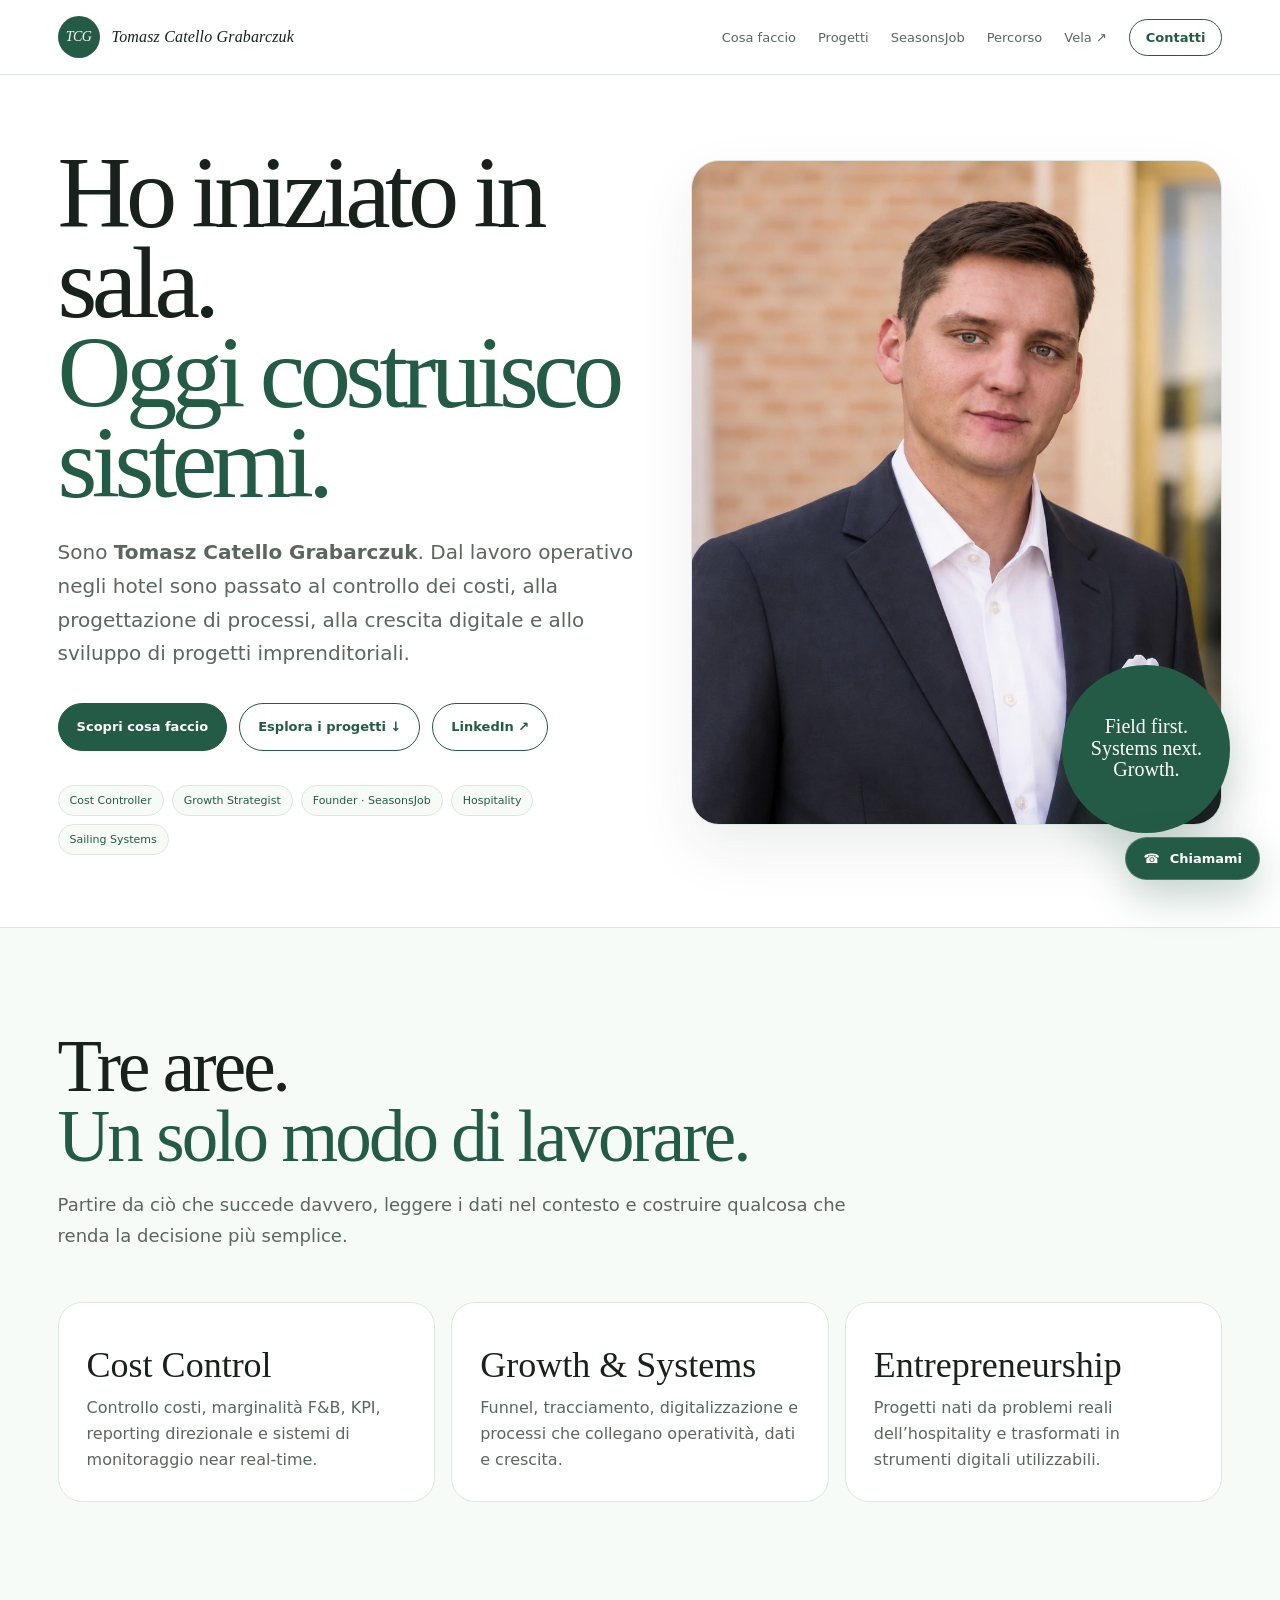
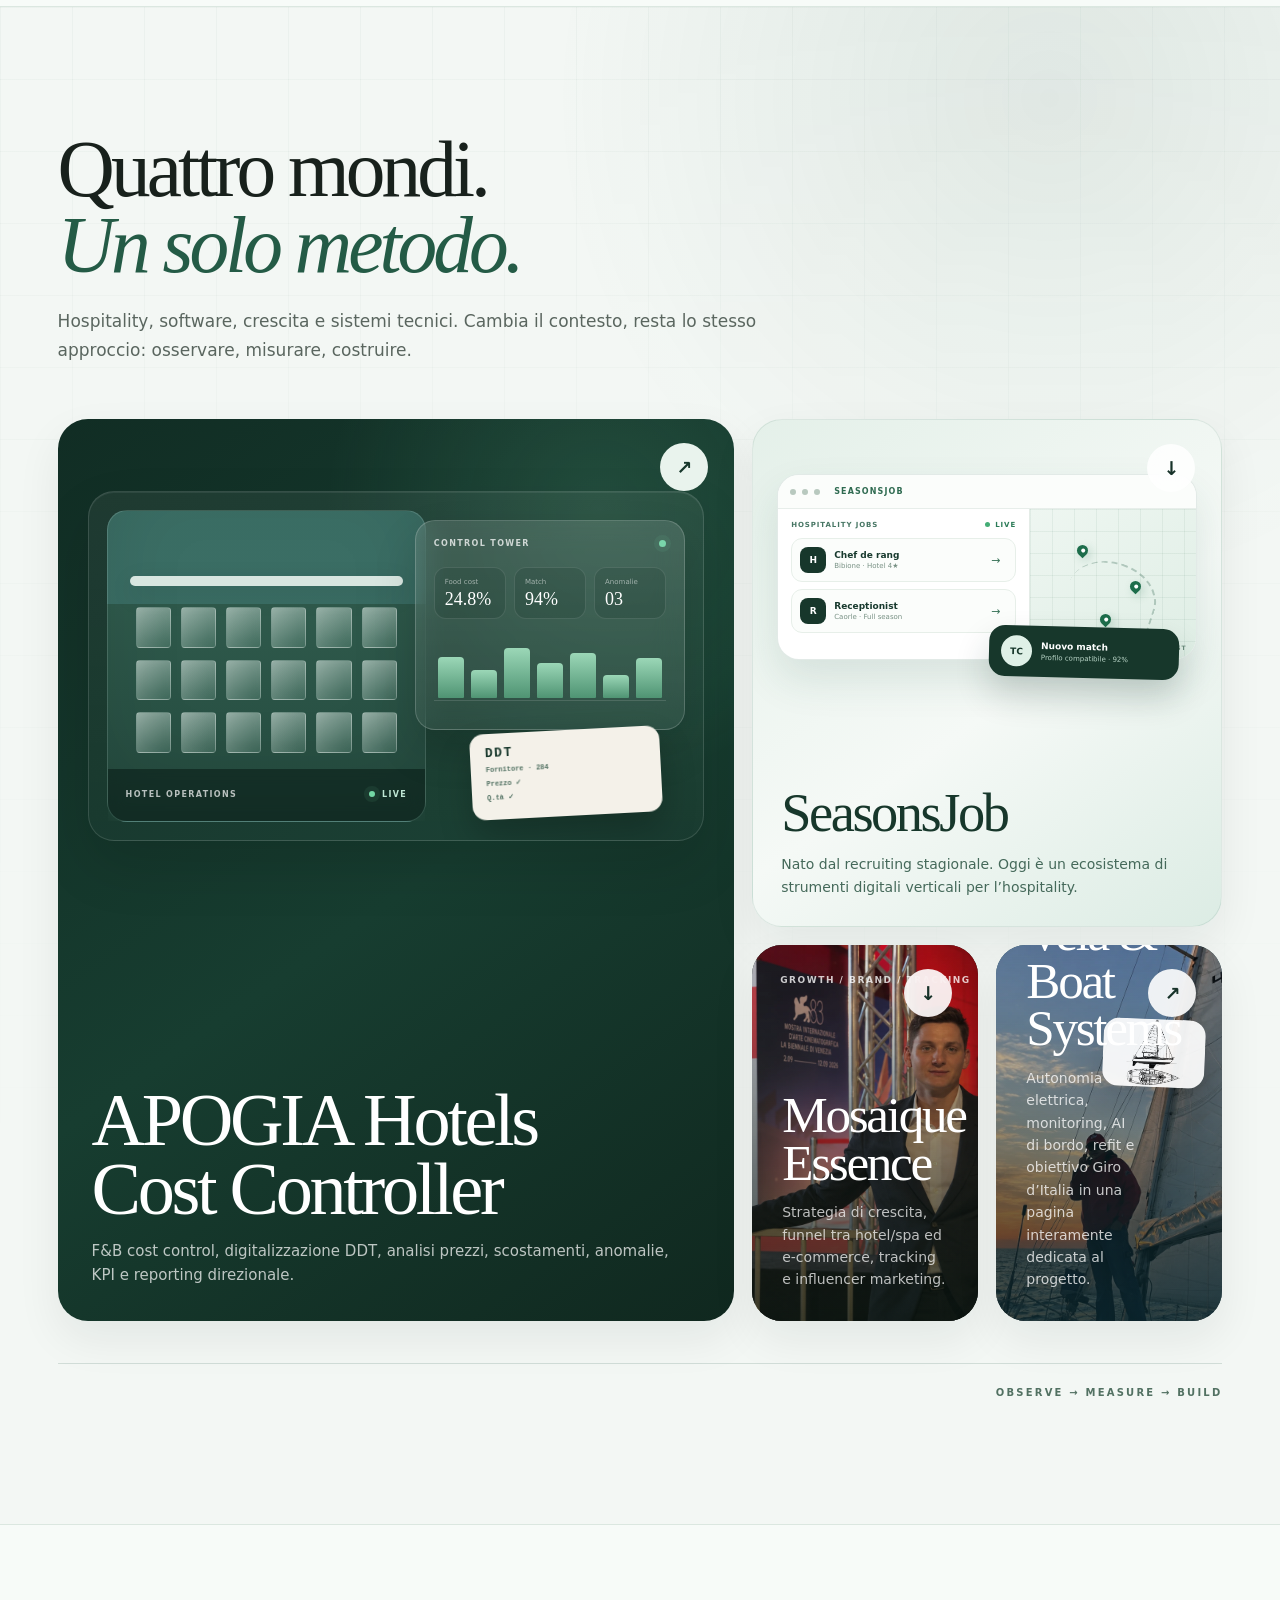
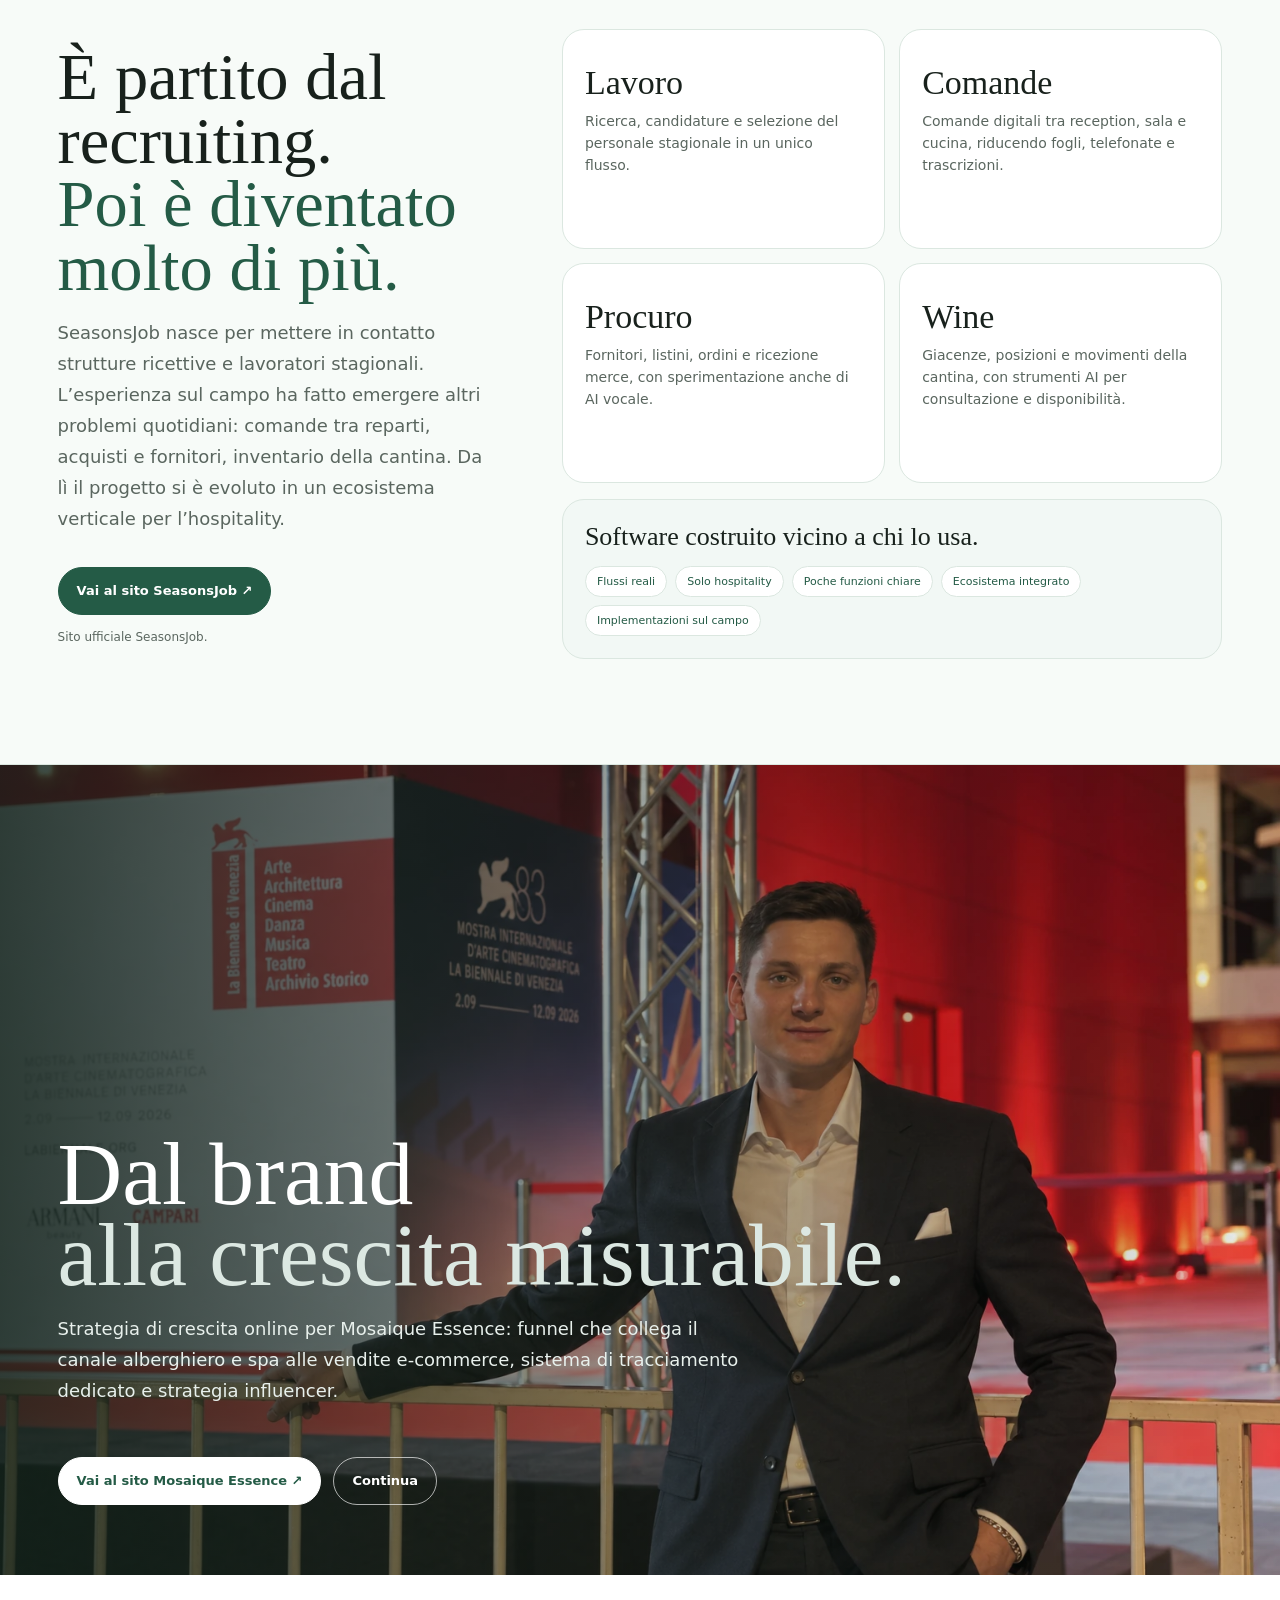
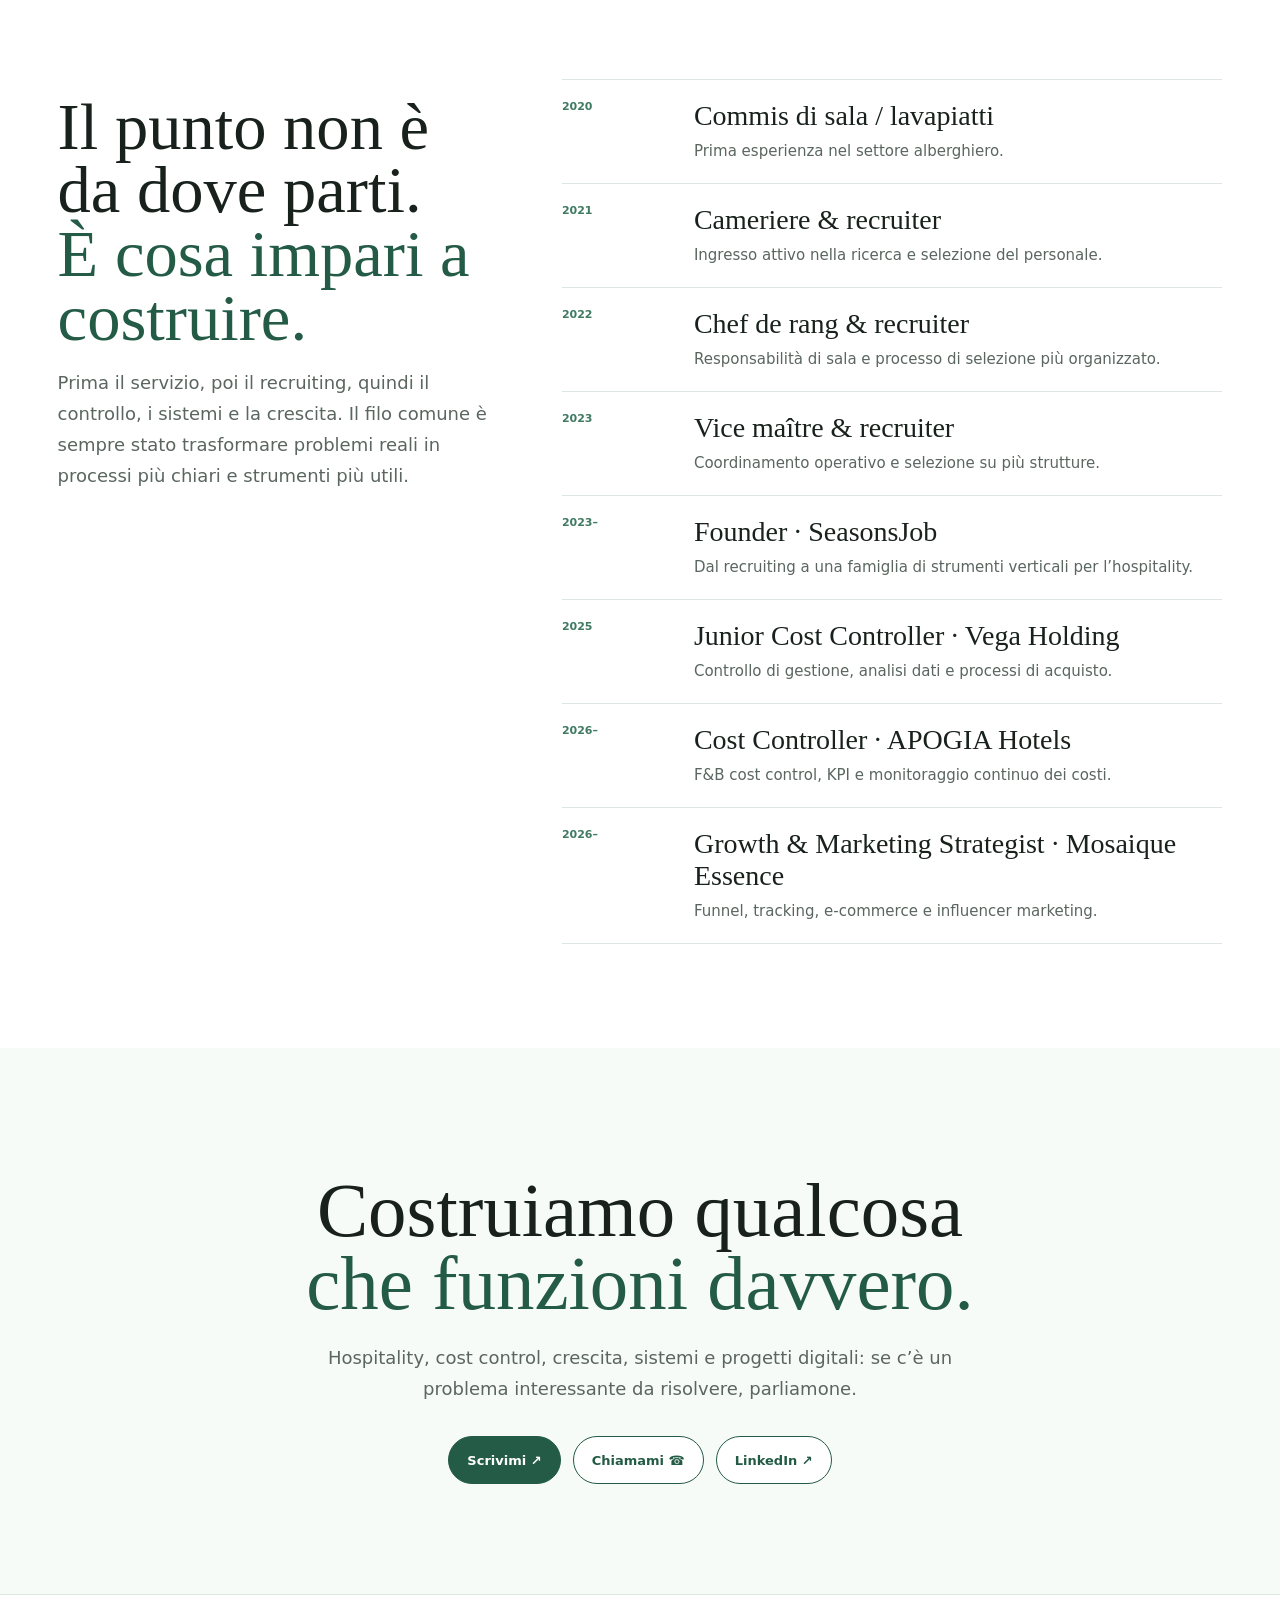
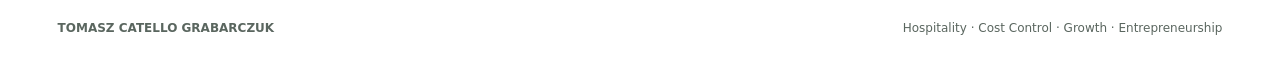
<file: index.html>
<!doctype html><html lang="it"><head><meta charset="utf-8"><meta name="viewport" content="width=device-width,initial-scale=1"><title>Tomasz Catello Grabarczuk — Hospitality, Cost Control & Growth</title><meta name="description" content="Tomasz Catello Grabarczuk: hospitality, cost control, growth, SeasonsJob, Mosaique Essence e progetti digitali."><meta name="theme-color" content="#245b46"><meta property="og:type" content="website"><meta property="og:title" content="Tomasz Catello Grabarczuk — Hospitality, Cost Control & Growth"><meta property="og:description" content="Dal lavoro operativo nell’hospitality al cost control, ai sistemi digitali, alla crescita e all’imprenditorialità."><meta property="og:image" content="/assets/portrait-hq.webp"><link rel="icon" href="/favicon.svg" type="image/svg+xml"><link rel="stylesheet" href="/styles.css?v=20260918-vela2"></head><body><header><a class="brand" href="#top"><span class="brandmark">TCG</span><span>Tomasz Catello Grabarczuk</span></a><nav><a href="#what">Cosa faccio</a><a href="#projects">Progetti</a><a href="#seasonsjob">SeasonsJob</a><a href="#journey">Percorso</a><a href="/vela">Vela ↗</a><a class="cta" href="#contact">Contatti</a></nav></header><main id="top"><section class="hero"><div><h1>Ho iniziato in sala.<br><em>Oggi costruisco sistemi.</em></h1><p class="intro">Sono <strong>Tomasz Catello Grabarczuk</strong>. Dal lavoro operativo negli hotel sono passato al controllo dei costi, alla progettazione di processi, alla crescita digitale e allo sviluppo di progetti imprenditoriali.</p><div class="actions"><a class="btn primary" href="#what">Scopri cosa faccio</a><a class="btn secondary" href="#projects">Esplora i progetti ↓</a><a class="btn secondary" href="https://it.linkedin.com/in/tomasz-grabarczuk-a19716175" target="_blank" rel="noreferrer">LinkedIn ↗</a></div><div class="tags"><span>Cost Controller</span><span>Growth Strategist</span><span>Founder · SeasonsJob</span><span>Hospitality</span><span>Sailing Systems</span></div></div><div class="portrait-wrap"><div class="portrait"><img src="/assets/portrait-hq.webp" alt="Ritratto professionale di Tomasz Catello Grabarczuk"></div><div class="stamp">Field first.<br>Systems next.<br>Growth.</div></div></section><section id="what" class="section soft"><div class="section-head"><div><h2 class="section-title">Tre aree.<br><em>Un solo modo di lavorare.</em></h2><p class="section-lead">Partire da ciò che succede davvero, leggere i dati nel contesto e costruire qualcosa che renda la decisione più semplice.</p></div></div><div class="what-grid"><article class="card"><h3>Cost Control</h3><p>Controllo costi, marginalità F&amp;B, KPI, reporting direzionale e sistemi di monitoraggio near real-time.</p></article><article class="card"><h3>Growth & Systems</h3><p>Funnel, tracciamento, digitalizzazione e processi che collegano operatività, dati e crescita.</p></article><article class="card"><h3>Entrepreneurship</h3><p>Progetti nati da problemi reali dell’hospitality e trasformati in strumenti digitali utilizzabili.</p></article></div></section><section id="projects" class="section"><div class="section-head"><div><h2 class="section-title">Esplora i progetti.<br><em>Ogni card apre un mondo diverso.</em></h2><p class="section-lead">Queste non sono semplici descrizioni: sono punti di accesso ai progetti, alle pagine dedicate e ai siti esterni. Apri quello che ti interessa e approfondisci.</p></div></div><div class="project-hint"><span>↗</span><p>Le card qui sotto sono cliccabili. Cerca il badge <strong>PAGINA DEDICATA</strong>, <strong>SEZIONE DEDICATA</strong> o <strong>SITO ESTERNO</strong>.</p></div><div class="paths"><a class="path big" href="https://www.apogia.net/" target="_blank" rel="noreferrer"><div><div class="path-top"><span class="path-badge">SITO ESTERNO</span><span class="path-arrow">↗</span></div><div class="apogia-visual" aria-hidden="true"><div class="hotel-frame"><div class="hotel-roof"></div><div class="hotel-windows"><i></i><i></i><i></i><i></i><i></i><i></i><i></i><i></i><i></i><i></i><i></i><i></i><i></i><i></i><i></i><i></i><i></i><i></i></div><div class="hotel-ground"><span>HOTEL OPERATIONS</span><b>LIVE</b></div></div><div class="cost-panel"><div class="cost-head"><span>CONTROL TOWER</span><i></i></div><div class="cost-kpis"><div><small>Food cost</small><strong>24.8%</strong></div><div><small>Match</small><strong>94%</strong></div><div><small>Anomalie</small><strong>03</strong></div></div><div class="cost-bars"><span style="--h:68%"></span><span style="--h:46%"></span><span style="--h:82%"></span><span style="--h:58%"></span><span style="--h:74%"></span><span style="--h:38%"></span><span style="--h:66%"></span></div></div><div class="ddt-sheet"><b>DDT</b><span>Fornitore · 284</span><span>Prezzo ✓</span><span>Q.tà ✓</span></div></div><h3>APOGIA Hotels<br>Cost Controller</h3><p>F&amp;B cost control, digitalizzazione DDT, analisi prezzi, scostamenti, anomalie, KPI e reporting direzionale.</p><div class="meta">Visita Apogia Hotels <span>↗</span></div></div></a><div class="path-stack"><a class="path soft" href="#seasonsjob"><div><div class="path-top"><span class="path-badge">SEZIONE DEDICATA</span><span class="path-arrow">↓</span></div><div class="sj-visual" aria-hidden="true"><div class="sj-browser"><div class="sj-browser-top"><i></i><i></i><i></i><span>seasonsjob</span></div><div class="sj-content"><div class="sj-jobs"><div class="sj-chip">HOSPITALITY JOBS <b>LIVE</b></div><div class="sj-job"><span class="sj-logo">H</span><div><b>Chef de rang</b><small>Bibione · Hotel 4★</small></div><em>→</em></div><div class="sj-job"><span class="sj-logo">R</span><div><b>Receptionist</b><small>Caorle · Full season</small></div><em>→</em></div></div><div class="sj-map"><span class="pin p1"></span><span class="pin p2"></span><span class="pin p3"></span><span class="map-route"></span></div></div></div><div class="sj-candidate"><span class="avatar">TC</span><div><b>Nuovo match</b><small>Profilo compatibile · 92%</small></div></div></div><h3>SeasonsJob</h3><p>Nato dal recruiting stagionale. Oggi è un ecosistema di strumenti digitali verticali per l’hospitality.</p><div class="meta">Apri SeasonsJob <span>↓</span></div></div></a><a class="path" href="#mosaique"><div><div class="path-top"><span class="path-badge">SEZIONE DEDICATA</span><span class="path-arrow">↓</span></div><h3>Mosaique Essence</h3><p>Strategia di crescita, funnel tra hotel/spa ed e-commerce, tracking e influencer marketing.</p><div class="meta">Apri Mosaique Essence <span>↓</span></div></div></a><a class="path dedicated" href="/vela"><div><div class="path-top"><span class="path-badge">PAGINA DEDICATA</span><span class="path-arrow">↗</span></div><h3>Vela & Boat Systems</h3><p>Autonomia elettrica, monitoring, AI di bordo, refit e obiettivo Giro d’Italia in una pagina interamente dedicata al progetto.</p><div class="meta">Apri la pagina Vela <span>↗</span></div></div></a></div></div></section><section id="seasonsjob" class="section soft"><div class="seasons"><div class="story"><h2>È partito dal recruiting.<br><em>Poi è diventato molto di più.</em></h2><p>SeasonsJob nasce per mettere in contatto strutture ricettive e lavoratori stagionali. L’esperienza sul campo ha fatto emergere altri problemi quotidiani: comande tra reparti, acquisti e fornitori, inventario della cantina. Da lì il progetto si è evoluto in un ecosistema verticale per l’hospitality.</p><div class="actions"><a class="btn primary" href="https://seasonsjob.it/" target="_blank" rel="noreferrer">Vai al sito SeasonsJob ↗</a></div><p style="font-size:12px">Sito ufficiale SeasonsJob.</p></div><div><div class="products"><article class="product"><h3>Lavoro</h3><p>Ricerca, candidature e selezione del personale stagionale in un unico flusso.</p></article><article class="product"><h3>Comande</h3><p>Comande digitali tra reception, sala e cucina, riducendo fogli, telefonate e trascrizioni.</p></article><article class="product"><h3>Procuro</h3><p>Fornitori, listini, ordini e ricezione merce, con sperimentazione anche di AI vocale.</p></article><article class="product"><h3>Wine</h3><p>Giacenze, posizioni e movimenti della cantina, con strumenti AI per consultazione e disponibilità.</p></article></div><div class="principles"><strong>Software costruito vicino a chi lo usa.</strong><div class="chips"><span>Flussi reali</span><span>Solo hospitality</span><span>Poche funzioni chiare</span><span>Ecosistema integrato</span><span>Implementazioni sul campo</span></div></div></div></div></section><section id="mosaique" class="mosaique"><img loading="lazy" decoding="async" src="/assets/mosaique-venezia-hq.webp" alt="Evento Mosaique Essence a Venezia"><div class="mos-copy"><h2>Dal brand<br><em>alla crescita misurabile.</em></h2><p>Strategia di crescita online per Mosaique Essence: funnel che collega il canale alberghiero e spa alle vendite e-commerce, sistema di tracciamento dedicato e strategia influencer.</p><div class="actions"><a class="btn primary" href="https://mosaiquessence.com/" target="_blank" rel="noreferrer">Vai al sito Mosaique Essence ↗</a><a class="btn secondary" href="#journey">Continua</a></div></div></section><section id="journey" class="section"><div class="journey"><div><h2>Il punto non è da dove parti.<br><em>È cosa impari a costruire.</em></h2><p>Prima il servizio, poi il recruiting, quindi il controllo, i sistemi e la crescita. Il filo comune è sempre stato trasformare problemi reali in processi più chiari e strumenti più utili.</p></div><div><div class="timeline-row"><strong>2020</strong><div><h3>Commis di sala / lavapiatti</h3><p>Prima esperienza nel settore alberghiero.</p></div></div><div class="timeline-row"><strong>2021</strong><div><h3>Cameriere & recruiter</h3><p>Ingresso attivo nella ricerca e selezione del personale.</p></div></div><div class="timeline-row"><strong>2022</strong><div><h3>Chef de rang & recruiter</h3><p>Responsabilità di sala e processo di selezione più organizzato.</p></div></div><div class="timeline-row"><strong>2023</strong><div><h3>Vice maître & recruiter</h3><p>Coordinamento operativo e selezione su più strutture.</p></div></div><div class="timeline-row"><strong>2023–</strong><div><h3>Founder · SeasonsJob</h3><p>Dal recruiting a una famiglia di strumenti verticali per l’hospitality.</p></div></div><div class="timeline-row"><strong>2025</strong><div><h3>Junior Cost Controller · Vega Holding</h3><p>Controllo di gestione, analisi dati e processi di acquisto.</p></div></div><div class="timeline-row"><strong>2026–</strong><div><h3>Cost Controller · APOGIA Hotels</h3><p>F&amp;B cost control, KPI e monitoraggio continuo dei costi.</p></div></div><div class="timeline-row"><strong>2026–</strong><div><h3>Growth & Marketing Strategist · Mosaique Essence</h3><p>Funnel, tracking, e-commerce e influencer marketing.</p></div></div></div></div></section><section id="contact" class="contact"><h2>Costruiamo qualcosa<br><em>che funzioni davvero.</em></h2><p>Hospitality, cost control, crescita, sistemi e progetti digitali: se c’è un problema interessante da risolvere, parliamone.</p><div class="actions"><a class="btn primary" href="mailto:Tomaszcatellograbarczuk@gmail.com">Scrivimi ↗</a><a class="btn secondary" href="tel:+393391414165">Chiamami ☎</a><a class="btn secondary" href="https://it.linkedin.com/in/tomasz-grabarczuk-a19716175" target="_blank" rel="noreferrer">LinkedIn ↗</a></div></section></main><footer><strong>TOMASZ CATELLO GRABARCZUK</strong><span>Hospitality · Cost Control · Growth · Entrepreneurship</span></footer><a href="tel:+393391414165" aria-label="Chiama Tomasz al 339 141 4165" style="position:fixed;right:20px;bottom:20px;z-index:100;display:inline-flex;align-items:center;gap:10px;padding:13px 17px;border-radius:999px;background:#245b46;color:#fff;font-size:13px;font-weight:800;box-shadow:0 16px 40px rgba(36,91,70,.28);border:1px solid rgba(255,255,255,.2);">☎ <span>Chiamami</span></a></body></html>
</file>
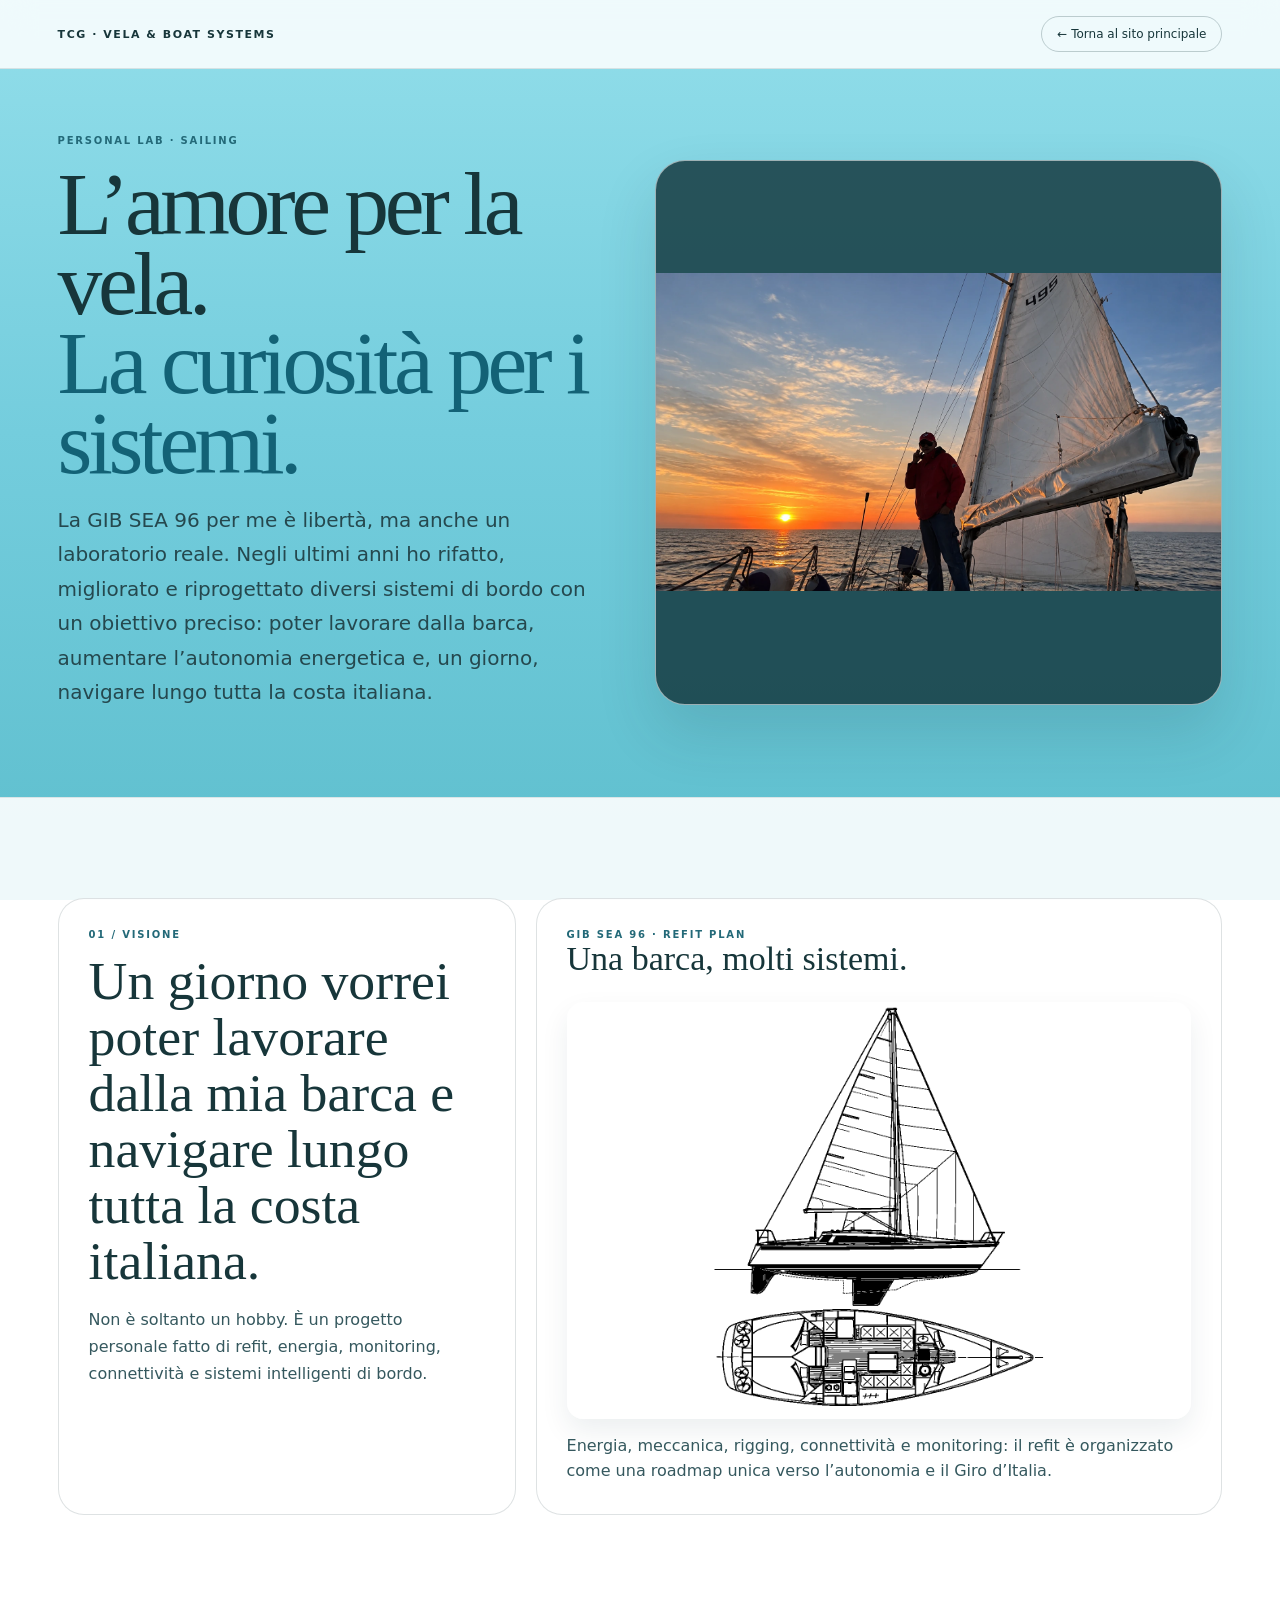
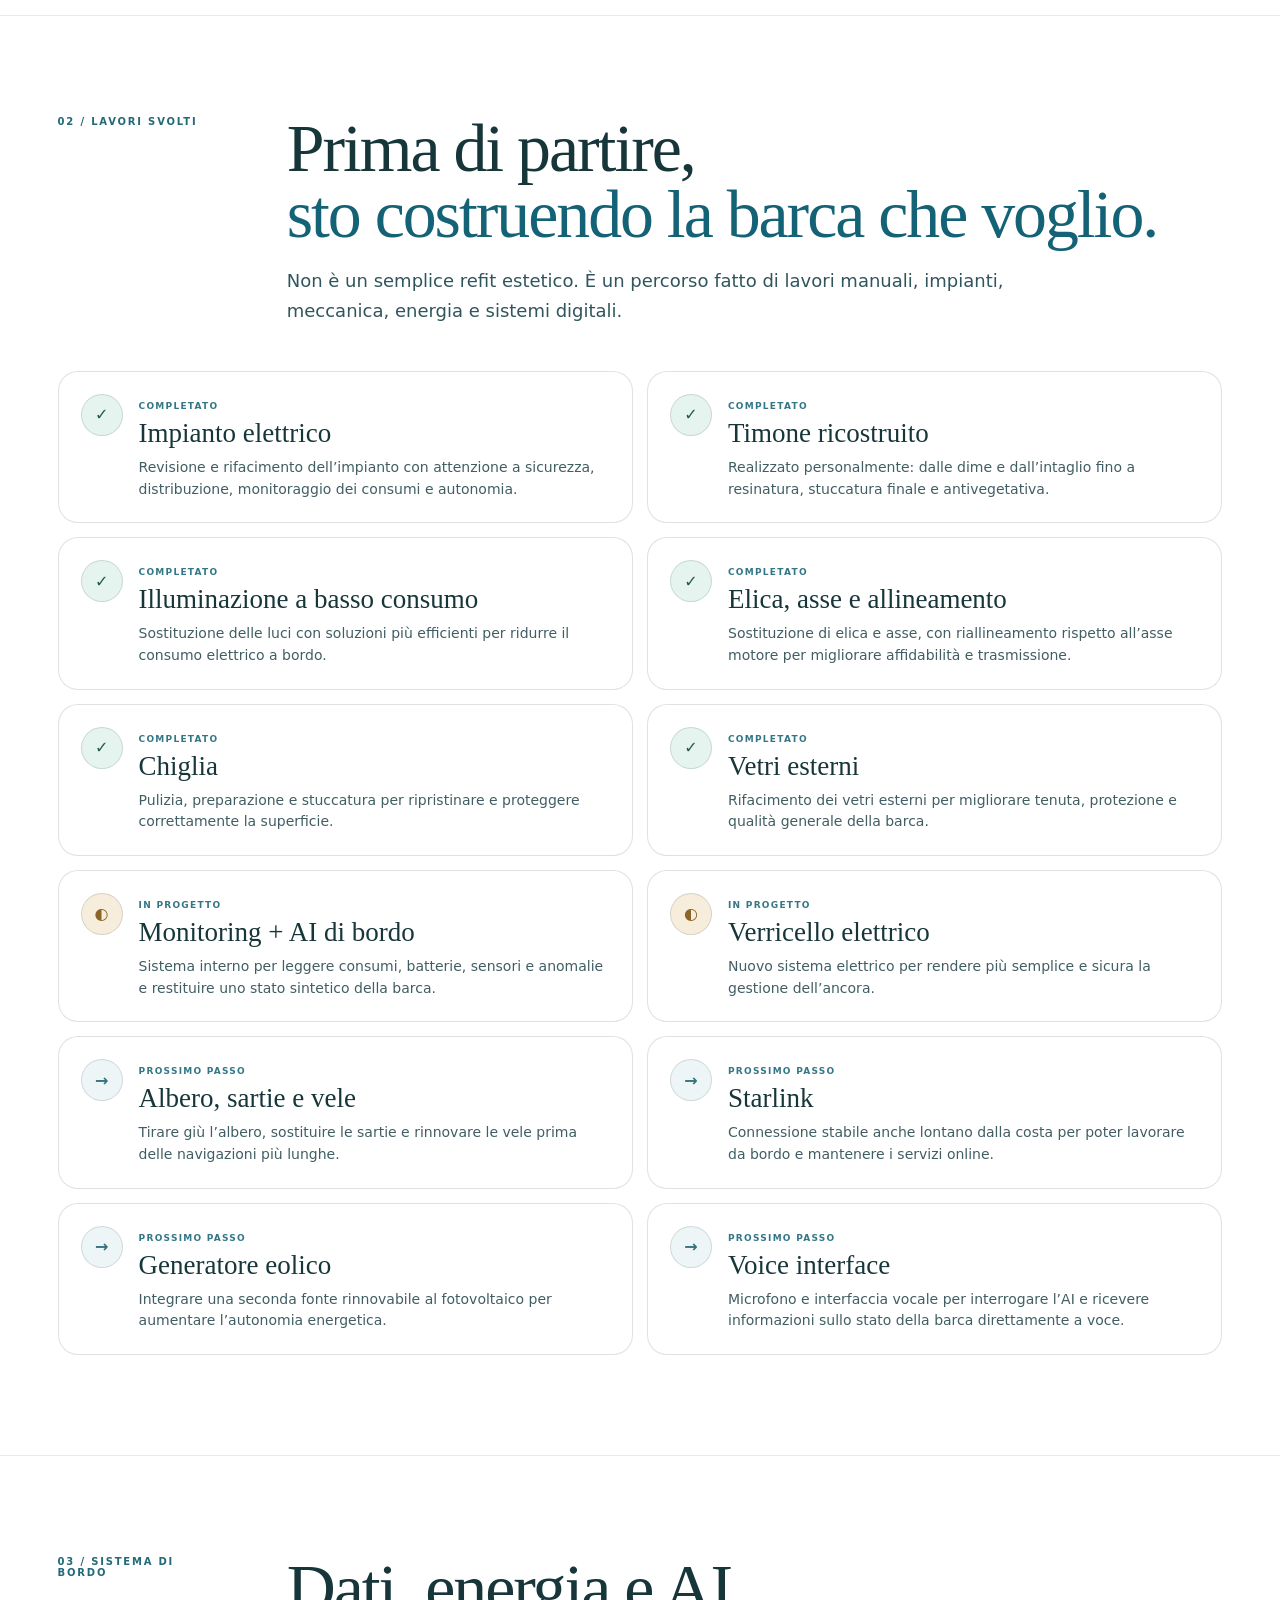
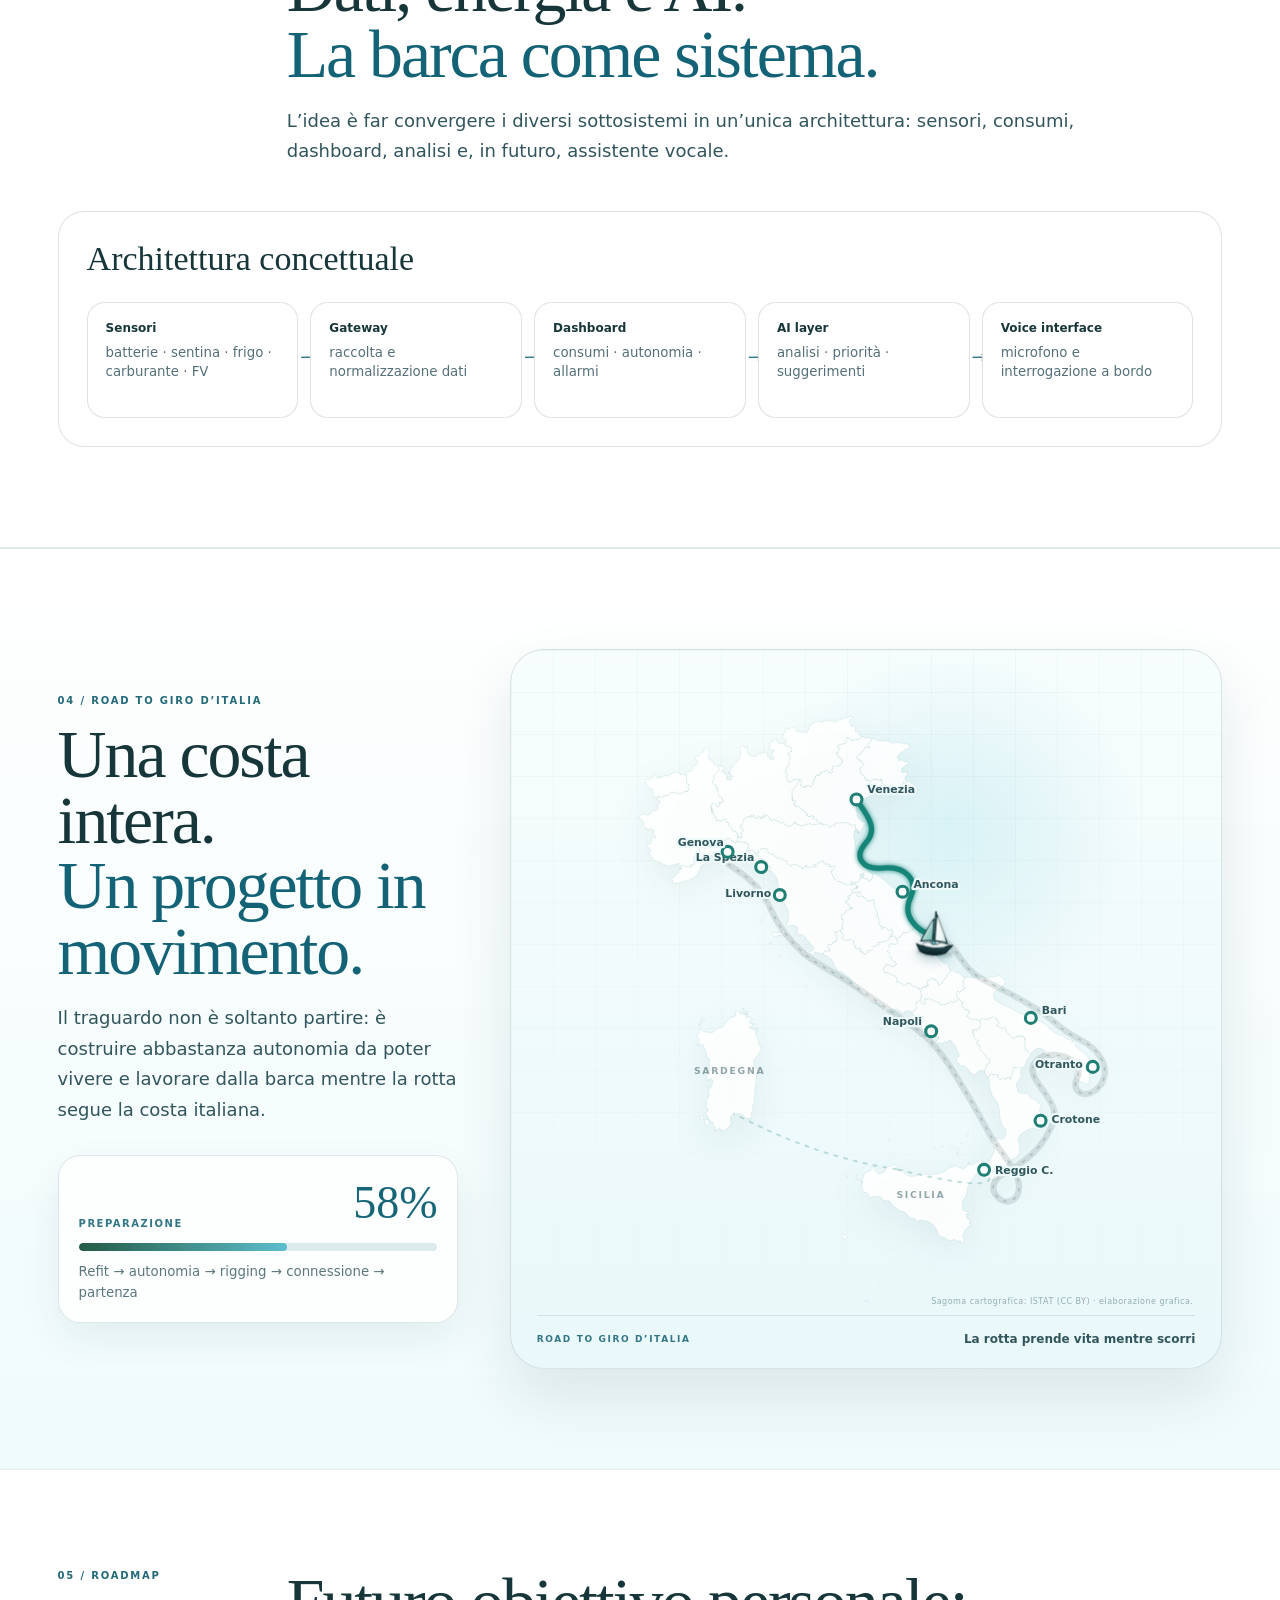
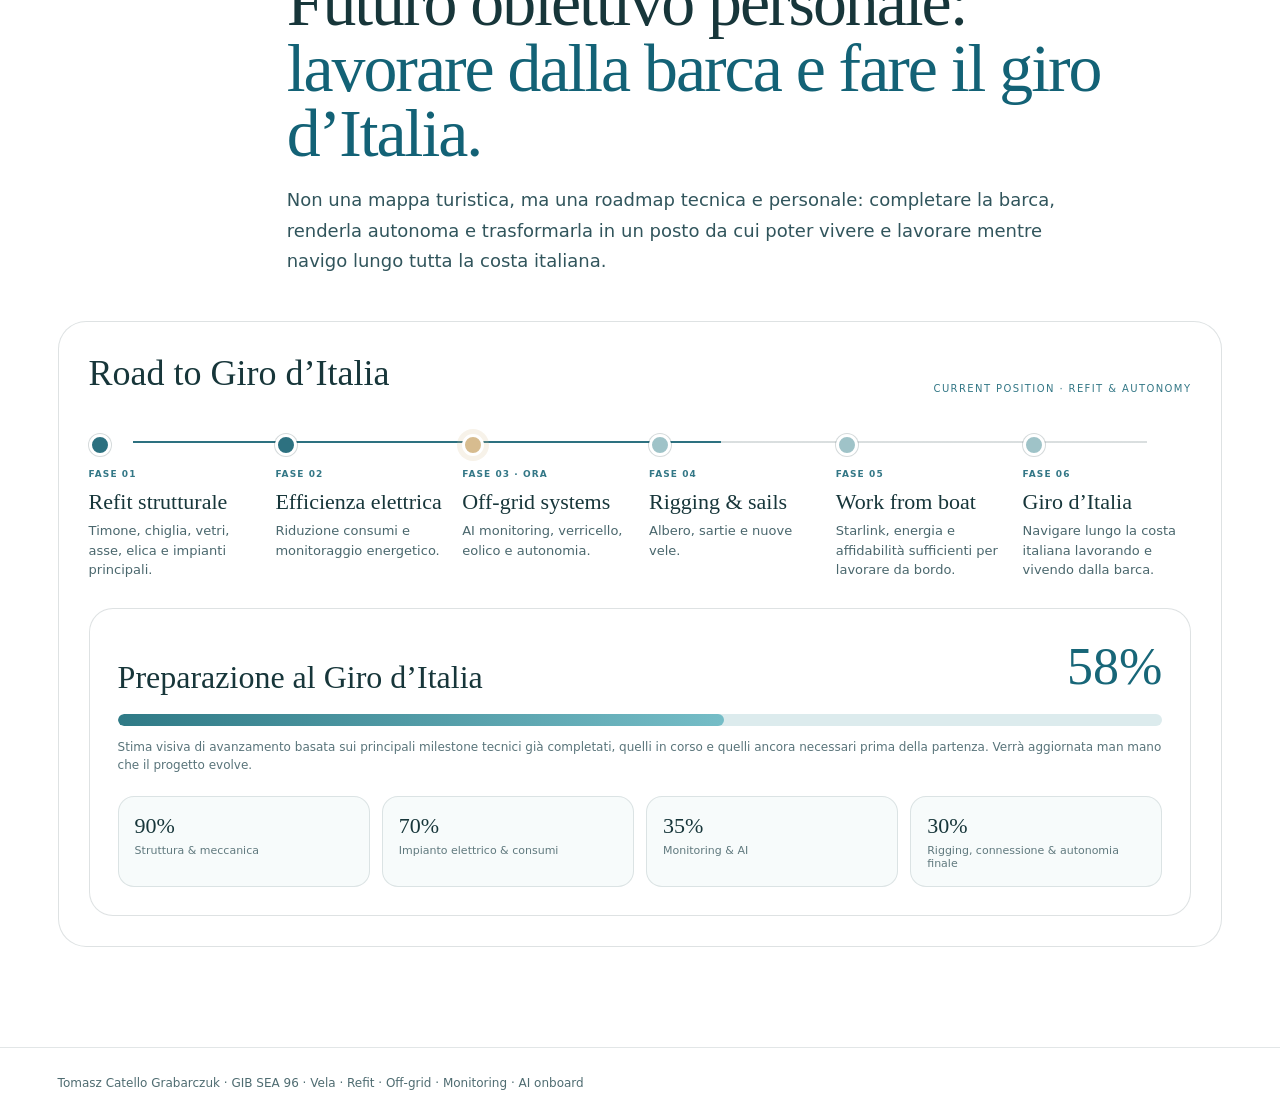
<file: vela.html>
<!doctype html><html lang="it"><head><meta charset="utf-8"><meta name="viewport" content="width=device-width,initial-scale=1"><title>Vela & Boat Systems — Tomasz Catello Grabarczuk</title><meta name="description" content="Il progetto personale di Tomasz: refit della GIB SEA 96, autonomia elettrica, monitoring, AI di bordo e Road to Giro d’Italia."><meta name="theme-color" content="#74cddd"><meta property="og:title" content="Vela & Boat Systems — Tomasz Catello Grabarczuk"><meta property="og:description" content="Refit, autonomia elettrica, monitoring e AI di bordo verso l'obiettivo di lavorare dalla barca e navigare lungo la costa italiana."><meta property="og:image" content="/assets/sailing-sunset-hq.webp"><link rel="icon" href="/favicon.svg" type="image/svg+xml"><link rel="stylesheet" href="/vela.css?v=20260918-sicilyfix1"></head><body><header><a class="brand" href="/">TCG · Vela & Boat Systems</a><a class="back" href="/">← Torna al sito principale</a></header><main><section class="hero"><div><div class="eyebrow">Personal lab · Sailing</div><h1>L’amore per la vela.<br><em>La curiosità per i sistemi.</em></h1><p class="intro">La GIB SEA 96 per me è libertà, ma anche un laboratorio reale. Negli ultimi anni ho rifatto, migliorato e riprogettato diversi sistemi di bordo con un obiettivo preciso: poter lavorare dalla barca, aumentare l’autonomia energetica e, un giorno, navigare lungo tutta la costa italiana.</p></div><div class="hero-media"><img src="/assets/sailing-sunset-hq.webp" alt="Navigazione a vela al tramonto"></div></section><section class="section white"><div class="vision"><article class="vision-card"><div class="eyebrow">01 / Visione</div><blockquote>Un giorno vorrei poter lavorare dalla mia barca e navigare lungo tutta la costa italiana.</blockquote><p>Non è soltanto un hobby. È un progetto personale fatto di refit, energia, monitoring, connettività e sistemi intelligenti di bordo.</p></article><article class="schematic"><div class="eyebrow">GIB SEA 96 · Refit plan</div><h3>Una barca, molti sistemi.</h3><img src="/assets/gib-sea-plan-site.png?v=5" alt="Piano tecnico della GIB SEA 96 con vista laterale e pianta" class="schematic-plan"><p>Energia, meccanica, rigging, connettività e monitoring: il refit è organizzato come una roadmap unica verso l’autonomia e il Giro d’Italia.</p></article></div></section><section class="section"><div class="section-head"><div class="eyebrow">02 / Lavori svolti</div><div><h2 class="section-title">Prima di partire,<br><em>sto costruendo la barca che voglio.</em></h2><p class="lead">Non è un semplice refit estetico. È un percorso fatto di lavori manuali, impianti, meccanica, energia e sistemi digitali.</p></div></div><div class="works"><article class="work"><div class="status done">✓</div><div><small>Completato</small><h3>Impianto elettrico</h3><p>Revisione e rifacimento dell’impianto con attenzione a sicurezza, distribuzione, monitoraggio dei consumi e autonomia.</p></div></article><article class="work"><div class="status done">✓</div><div><small>Completato</small><h3>Timone ricostruito</h3><p>Realizzato personalmente: dalle dime e dall’intaglio fino a resinatura, stuccatura finale e antivegetativa.</p></div></article><article class="work"><div class="status done">✓</div><div><small>Completato</small><h3>Illuminazione a basso consumo</h3><p>Sostituzione delle luci con soluzioni più efficienti per ridurre il consumo elettrico a bordo.</p></div></article><article class="work"><div class="status done">✓</div><div><small>Completato</small><h3>Elica, asse e allineamento</h3><p>Sostituzione di elica e asse, con riallineamento rispetto all’asse motore per migliorare affidabilità e trasmissione.</p></div></article><article class="work"><div class="status done">✓</div><div><small>Completato</small><h3>Chiglia</h3><p>Pulizia, preparazione e stuccatura per ripristinare e proteggere correttamente la superficie.</p></div></article><article class="work"><div class="status done">✓</div><div><small>Completato</small><h3>Vetri esterni</h3><p>Rifacimento dei vetri esterni per migliorare tenuta, protezione e qualità generale della barca.</p></div></article><article class="work"><div class="status wip">◐</div><div><small>In progetto</small><h3>Monitoring + AI di bordo</h3><p>Sistema interno per leggere consumi, batterie, sensori e anomalie e restituire uno stato sintetico della barca.</p></div></article><article class="work"><div class="status wip">◐</div><div><small>In progetto</small><h3>Verricello elettrico</h3><p>Nuovo sistema elettrico per rendere più semplice e sicura la gestione dell’ancora.</p></div></article><article class="work"><div class="status next">→</div><div><small>Prossimo passo</small><h3>Albero, sartie e vele</h3><p>Tirare giù l’albero, sostituire le sartie e rinnovare le vele prima delle navigazioni più lunghe.</p></div></article><article class="work"><div class="status next">→</div><div><small>Prossimo passo</small><h3>Starlink</h3><p>Connessione stabile anche lontano dalla costa per poter lavorare da bordo e mantenere i servizi online.</p></div></article><article class="work"><div class="status next">→</div><div><small>Prossimo passo</small><h3>Generatore eolico</h3><p>Integrare una seconda fonte rinnovabile al fotovoltaico per aumentare l’autonomia energetica.</p></div></article><article class="work"><div class="status next">→</div><div><small>Prossimo passo</small><h3>Voice interface</h3><p>Microfono e interfaccia vocale per interrogare l’AI e ricevere informazioni sullo stato della barca direttamente a voce.</p></div></article></div></section><section class="section white"><div class="section-head"><div class="eyebrow">03 / Sistema di bordo</div><div><h2 class="section-title">Dati, energia e AI.<br><em>La barca come sistema.</em></h2><p class="lead">L’idea è far convergere i diversi sottosistemi in un’unica architettura: sensori, consumi, dashboard, analisi e, in futuro, assistente vocale.</p></div></div><div class="architecture"><h3>Architettura concettuale</h3><div class="nodes"><div class="node"><strong>Sensori</strong><small>batterie · sentina · frigo · carburante · FV</small></div><div class="node"><strong>Gateway</strong><small>raccolta e normalizzazione dati</small></div><div class="node"><strong>Dashboard</strong><small>consumi · autonomia · allarmi</small></div><div class="node"><strong>AI layer</strong><small>analisi · priorità · suggerimenti</small></div><div class="node"><strong>Voice interface</strong><small>microfono e interrogazione a bordo</small></div></div></div></section><section class="section route-section" id="giro"><div class="route-layout"><div class="route-copy"><div class="eyebrow">04 / Road to Giro d’Italia</div><h2 class="section-title">Una costa intera.<br><em>Un progetto in movimento.</em></h2><p class="lead">Il traguardo non è soltanto partire: è costruire abbastanza autonomia da poter vivere e lavorare dalla barca mentre la rotta segue la costa italiana.</p><div class="route-progress-card"><div><span>Preparazione</span><strong>58%</strong></div><div class="route-mini-bar"><i></i></div><small>Refit → autonomia → rigging → connessione → partenza</small></div></div><div class="route-stage" aria-label="Rotta animata del progetto Giro d’Italia"><svg class="route-map" viewBox="0 0 720 860" role="img" aria-label="Sagoma reale dell’Italia con rotta nautica animata">
<defs>
  <filter id="boatShadow" x="-100%" y="-100%" width="300%" height="300%"><feDropShadow dx="0" dy="7" stdDeviation="7" flood-color="#0d4f58" flood-opacity=".22"/></filter>
  <filter id="routeGlow" x="-30%" y="-30%" width="160%" height="160%"><feGaussianBlur stdDeviation="3.2" result="b"/><feMerge><feMergeNode in="b"/><feMergeNode in="SourceGraphic"/></feMerge></filter>
<linearGradient id="hull3d" x1="0" y1="0" x2="0" y2="1">
    <stop offset="0%" stop-color="#244f58"/>
    <stop offset="48%" stop-color="#17363a"/>
    <stop offset="100%" stop-color="#0d2226"/>
  </linearGradient>
  <linearGradient id="deck3d" x1="0" y1="0" x2="1" y2="1">
    <stop offset="0%" stop-color="#ffffff"/>
    <stop offset="100%" stop-color="#dcecea"/>
  </linearGradient>
  <linearGradient id="sailMain3d" x1="0" y1="0" x2="1" y2="1">
    <stop offset="0%" stop-color="#ffffff"/>
    <stop offset="68%" stop-color="#eef8f6"/>
    <stop offset="100%" stop-color="#b9ded7"/>
  </linearGradient>
  <linearGradient id="sailJib3d" x1="0" y1="0" x2="1" y2="1">
    <stop offset="0%" stop-color="#d9f2ec"/>
    <stop offset="100%" stop-color="#79bdb2"/>
  </linearGradient>
</defs>
<g class="italy-real"><path class="italy-region" d="M93.0 171.5L92.2 170.1L92.1 169.6L91.7 168.9L91.7 168.4L92.5 168.4L92.8 168.1L92.9 168.0L92.8 167.5L92.9 167.1L93.1 166.8L93.9 166.5L94.4 166.2L94.2 166.0L94.1 165.4L94.3 164.9L95.1 164.2L95.0 164.0L95.4 163.5L95.3 163.2L94.6 162.9L93.9 162.5L93.8 162.3L92.8 161.9L92.2 161.6L91.9 161.3L91.7 160.6L91.3 160.2L91.2 159.7L91.4 159.3L91.7 159.1L91.9 158.7L91.9 158.0L92.2 157.4L92.3 156.8L92.6 156.4L93.1 156.1L93.3 156.8L93.3 157.3L93.0 157.7L93.2 158.4L93.6 158.6L93.7 158.3L94.0 158.1L94.5 158.2L96.1 158.4L96.5 158.9L97.2 159.1L97.5 158.8L97.8 158.3L98.5 157.6L99.2 157.3L99.5 156.2L100.0 156.3L101.2 156.1L102.2 156.3L102.7 155.9L103.5 155.8L103.9 155.5L104.3 155.7L104.5 156.1L104.8 156.1L105.1 155.9L105.7 155.4L105.7 155.2L106.5 154.9L107.0 154.2L107.3 154.1L108.3 153.6L108.4 153.2L109.1 152.3L109.3 152.2L110.3 151.8L111.1 151.9L111.8 152.2L112.5 152.2L113.0 151.6L113.7 151.3L114.2 151.3L114.6 151.5L114.9 151.9L115.1 151.8L115.7 152.1L116.0 152.4L116.2 153.1L117.4 152.6L117.9 152.7L118.7 153.2L119.5 153.8L120.1 153.5L120.8 153.6L121.5 153.4L121.8 153.4L122.2 153.9L122.3 153.9L122.5 153.8L122.9 153.4L123.5 153.0L124.0 152.8L125.0 152.3L125.4 151.8L125.4 151.6L125.6 151.6L126.4 151.1L127.1 150.9L127.6 150.9L128.0 150.6L128.6 150.9L128.8 150.9L129.4 150.7L129.9 150.8L130.3 151.4L130.5 151.3L130.3 150.7L130.4 150.3L130.3 150.0L130.4 149.9L131.3 148.6L132.0 148.4L132.3 148.4L132.4 147.9L132.0 147.6L131.8 147.1L131.5 146.8L131.6 146.4L131.1 146.1L131.0 145.5L130.7 145.4L130.8 144.8L131.1 144.2L131.5 144.1L131.7 143.8L132.0 143.3L132.3 142.7L131.8 142.0L131.9 141.5L131.3 141.4L130.5 141.0L129.8 140.3L129.6 139.7L129.0 138.9L128.7 138.4L128.8 137.6L128.6 136.5L129.2 136.1L129.1 135.5L128.7 135.2L128.8 134.7L129.2 134.2L129.3 133.7L129.0 133.3L128.7 131.7L128.7 130.8L128.7 130.2L129.4 129.5L128.9 128.8L129.0 128.2L129.4 127.7L129.5 127.2L129.4 126.5L130.2 126.0L130.8 125.2L131.6 125.0L133.2 125.0L134.5 124.9L134.8 125.0L135.3 124.3L135.7 124.0L136.0 124.0L136.1 122.9L136.1 122.7L136.5 122.3L136.9 122.1L137.0 121.7L136.5 120.4L136.5 120.0L136.9 119.2L137.0 118.5L137.2 118.3L137.7 118.2L138.9 117.9L139.5 117.9L140.7 117.5L140.9 117.2L141.1 116.3L141.6 116.0L142.5 115.9L142.8 115.6L143.0 115.2L142.7 114.4L142.8 114.1L143.5 113.3L143.5 113.0L143.2 112.6L142.9 112.0L142.2 110.1L141.5 109.9L141.2 109.4L140.7 108.6L139.7 108.3L139.4 107.9L141.2 106.2L141.4 105.8L142.2 105.2L142.7 105.3L143.4 105.6L144.3 105.4L145.0 105.2L145.4 105.0L145.8 104.5L146.5 103.1L146.9 102.8L147.7 102.6L148.1 102.4L148.4 101.9L148.2 101.4L148.3 101.2L148.8 101.0L149.4 101.1L149.7 100.8L150.9 100.1L151.1 99.7L150.8 99.5L151.0 99.0L150.7 98.7L149.8 98.5L149.7 98.3L150.5 97.2L150.8 97.3L151.2 97.2L152.1 96.7L153.3 95.5L153.8 95.4L154.1 95.5L154.6 95.5L155.3 95.1L156.9 94.7L157.5 94.8L158.3 95.9L158.0 96.4L157.9 97.2L158.0 97.6L158.4 98.1L158.4 98.9L158.2 99.9L158.4 101.1L158.1 101.9L158.3 103.1L157.8 103.8L157.2 104.1L157.1 104.3L157.0 105.0L156.4 105.4L156.7 106.1L157.5 107.0L157.8 107.7L157.4 107.8L157.1 108.3L157.2 108.6L158.2 108.9L158.4 109.6L158.7 109.8L159.3 109.8L161.6 110.7L161.8 111.5L162.0 112.0L162.2 112.1L162.5 112.3L163.3 113.2L163.5 114.1L164.8 114.7L164.8 115.1L164.5 115.3L164.6 115.6L165.3 116.2L165.4 116.7L165.5 116.9L167.2 116.8L167.8 117.5L168.8 117.8L169.2 118.2L170.0 118.3L170.5 118.4L170.2 118.9L170.1 119.5L170.5 120.5L170.8 122.0L171.1 122.5L171.2 123.0L171.1 123.6L170.5 124.2L170.4 124.3L169.8 124.8L169.3 125.2L168.9 125.6L167.5 127.0L165.7 128.8L165.3 129.2L164.6 129.8L163.5 131.2L163.4 131.8L164.2 133.8L164.5 134.3L164.6 134.8L164.6 135.2L164.6 135.6L164.6 135.9L164.3 136.5L163.9 136.9L163.1 137.3L162.6 137.9L162.5 138.5L162.7 139.4L163.9 140.9L164.0 141.0L164.6 142.3L165.0 142.5L166.6 142.7L166.8 142.7L167.3 143.0L167.5 143.4L167.5 143.7L167.2 144.6L166.9 145.1L166.9 145.2L166.9 145.7L167.5 145.9L168.0 145.9L168.6 145.7L168.9 145.8L168.8 146.3L168.4 146.4L168.3 146.7L168.5 147.0L168.8 147.4L169.2 148.1L169.1 148.5L168.7 148.5L168.4 148.1L167.9 148.0L167.9 148.5L168.1 148.7L168.0 149.2L168.1 149.4L168.7 149.3L169.0 149.5L169.5 150.1L169.4 150.5L169.9 150.7L170.0 151.1L169.9 151.6L169.5 151.9L169.5 152.2L170.1 152.8L170.1 153.4L170.1 153.6L170.3 154.5L170.7 155.2L170.5 155.4L170.4 155.9L170.9 156.7L171.2 157.0L171.7 157.3L172.6 157.3L173.2 158.1L173.7 158.2L174.1 158.1L174.1 158.2L174.3 159.1L174.1 159.5L174.2 159.7L174.3 159.8L174.7 160.1L175.1 160.6L175.2 161.6L175.6 161.4L175.9 161.4L175.9 162.4L176.1 162.7L176.8 163.7L176.8 164.1L176.3 164.2L175.8 164.2L175.2 164.4L175.3 164.8L174.8 165.0L174.4 165.0L173.2 164.5L172.8 164.8L172.9 165.2L171.3 165.3L170.7 165.1L170.8 165.3L170.8 165.6L171.4 166.0L172.1 166.6L172.5 166.5L172.8 166.5L172.5 167.3L172.0 167.6L171.9 168.1L171.0 167.8L171.1 168.1L170.9 168.7L170.5 170.1L169.3 170.6L169.2 170.6L168.1 170.7L168.0 170.2L167.8 169.9L167.8 169.2L167.6 168.5L166.4 167.7L166.5 167.2L166.1 166.8L165.5 166.6L164.8 167.0L164.4 166.8L163.4 167.0L162.8 166.7L162.6 166.2L162.5 166.5L162.0 167.1L161.3 167.4L161.6 168.1L161.8 169.0L161.6 169.0L161.0 169.4L160.6 169.3L160.3 169.7L159.9 170.7L160.5 170.7L160.9 171.0L160.6 171.4L160.6 171.8L161.1 171.8L161.1 171.5L161.7 171.6L161.7 172.0L161.6 172.4L161.7 172.6L161.6 172.8L162.0 173.0L162.1 173.2L161.7 173.6L161.5 173.2L161.1 173.1L161.0 173.4L161.3 173.7L162.2 173.9L162.6 173.8L162.7 174.1L162.1 174.1L161.4 174.2L162.0 174.3L162.0 174.7L161.5 174.7L161.2 174.9L161.2 175.4L161.6 175.6L162.2 176.1L162.3 176.4L161.2 176.8L161.4 177.1L162.5 176.9L162.5 176.6L162.7 176.3L163.5 176.3L163.9 176.5L163.0 177.0L162.1 177.9L162.1 178.4L162.3 178.7L162.7 179.0L162.7 179.4L163.7 179.7L164.1 180.0L164.4 181.0L164.6 181.1L165.4 181.3L165.5 181.6L165.3 182.0L165.3 182.6L165.5 183.0L166.0 183.2L166.0 183.7L166.7 184.2L166.8 184.6L167.1 184.7L166.7 185.3L167.0 185.5L167.1 185.7L167.1 185.9L166.9 186.7L166.6 187.0L167.0 187.3L167.4 187.4L167.7 187.7L167.4 188.1L167.8 188.4L168.4 187.8L168.9 187.8L169.5 188.1L169.8 187.9L169.8 187.6L170.2 187.1L170.2 187.1L170.5 187.2L170.8 187.9L171.2 188.1L171.9 188.1L172.3 188.3L172.4 188.6L173.1 189.2L173.5 189.1L173.6 188.8L173.6 188.2L173.8 188.1L174.2 188.3L174.6 188.2L174.8 187.9L174.4 187.5L174.7 187.3L175.2 187.4L175.8 187.0L175.9 186.8L176.6 186.7L176.7 186.5L177.7 186.3L177.8 186.4L178.7 185.7L179.0 185.8L178.7 186.1L179.2 186.3L179.6 186.8L179.4 187.0L179.7 187.2L179.8 187.9L179.8 188.4L179.7 189.1L180.4 190.4L180.9 190.8L181.7 190.6L182.1 190.4L182.6 190.4L182.7 190.7L183.4 191.7L183.4 192.4L183.1 192.9L183.0 193.3L183.4 193.5L184.4 194.9L184.6 195.6L184.9 195.9L185.4 196.0L185.6 196.3L186.0 196.8L186.9 196.9L187.2 196.8L187.5 197.7L187.9 198.3L187.9 198.7L187.2 199.2L186.9 199.3L187.0 199.6L187.7 200.4L187.7 200.6L188.0 200.6L188.2 201.1L188.1 201.4L188.5 201.6L188.9 201.5L189.2 201.3L189.8 201.9L190.2 202.1L190.7 202.2L191.7 202.0L192.2 201.6L192.4 201.6L192.3 202.2L192.6 202.6L193.0 202.8L193.0 203.6L192.9 203.9L192.9 204.4L194.0 205.4L195.0 205.7L195.0 206.1L194.9 206.8L194.5 207.6L194.7 208.7L194.6 209.1L194.4 210.0L194.3 210.0L194.3 210.5L194.4 210.9L194.6 211.6L194.5 212.1L194.2 212.3L194.4 213.9L194.3 214.5L194.5 214.7L194.6 215.5L194.5 215.8L194.3 216.0L193.5 216.1L192.8 216.6L192.0 217.2L191.7 217.2L191.1 217.2L190.5 216.8L189.9 216.7L189.5 215.9L189.6 215.1L189.6 214.9L188.7 214.5L188.1 214.0L187.4 214.1L186.8 214.6L186.4 212.9L186.1 212.8L186.1 212.5L185.7 212.2L185.5 211.6L185.2 211.2L184.5 211.2L184.2 211.5L183.8 211.4L183.2 211.5L183.0 211.3L182.8 210.9L182.5 210.6L181.1 210.6L180.9 210.7L180.6 211.5L180.0 212.5L179.3 212.8L178.8 213.0L178.8 213.4L179.2 213.9L179.7 214.1L179.9 214.5L179.9 215.4L180.0 215.8L180.2 216.8L180.5 217.4L180.7 217.7L180.5 218.1L179.9 218.4L179.3 218.4L179.2 218.8L179.2 218.8L178.8 218.6L178.1 217.8L177.8 218.1L177.1 218.1L176.8 218.0L176.0 218.0L175.8 218.8L176.1 219.3L175.9 219.5L175.0 219.8L174.6 220.1L174.4 220.6L174.6 222.0L174.3 222.2L174.1 222.3L174.1 222.7L173.3 222.7L173.2 222.7L173.3 221.5L173.0 220.3L172.8 220.1L172.4 220.4L172.2 220.3L172.5 220.0L172.6 219.7L172.3 219.1L171.7 218.7L171.7 218.4L171.3 217.4L170.8 216.9L170.5 216.8L169.9 216.8L169.3 216.7L168.9 217.1L168.2 216.7L167.9 216.9L167.1 216.7L166.8 216.9L166.5 216.8L166.0 216.4L165.9 216.6L165.7 217.1L165.4 217.5L164.9 217.6L164.8 218.2L165.5 219.1L165.2 219.6L164.7 219.6L164.3 220.0L164.2 220.5L163.5 220.6L163.7 221.4L163.1 221.6L162.9 221.8L162.3 221.7L162.1 221.2L161.8 221.2L160.7 221.4L159.1 221.3L158.5 220.6L157.9 221.0L157.7 221.4L157.5 222.2L157.1 221.8L156.5 221.9L156.1 221.3L155.8 221.2L155.2 221.6L155.0 221.9L155.1 222.5L154.7 222.7L154.6 223.0L154.8 223.3L154.6 223.5L154.3 223.5L153.8 223.7L153.7 224.0L153.0 224.3L152.6 223.0L151.9 222.8L151.2 222.8L150.9 222.3L150.4 221.8L149.6 221.8L149.0 221.6L148.7 221.4L148.3 220.8L147.8 220.2L147.3 220.7L146.4 221.1L146.1 222.0L146.0 222.3L146.4 223.0L146.1 223.2L145.3 223.4L145.1 224.1L145.1 224.4L145.7 224.9L145.6 225.4L146.3 226.4L146.2 226.8L145.9 227.0L145.6 227.5L145.5 228.2L144.9 228.5L144.6 228.8L144.3 228.6L143.8 228.9L143.4 229.4L142.7 229.5L142.8 230.1L142.3 230.4L142.4 230.6L142.7 231.4L142.5 232.0L142.2 232.2L142.0 232.9L141.5 232.9L140.9 232.8L140.7 232.9L140.6 233.2L140.8 234.0L140.6 234.3L140.4 234.9L139.6 234.6L139.4 234.3L139.1 234.1L138.9 234.2L138.4 235.0L138.5 235.8L139.0 235.7L139.4 236.1L139.5 236.4L139.9 236.6L139.7 237.1L139.4 237.4L139.0 237.7L138.5 238.0L139.4 238.8L139.2 239.3L138.8 239.7L138.6 240.4L139.1 241.1L139.7 241.3L140.1 241.7L139.9 242.3L140.0 242.5L139.9 243.2L139.6 243.4L139.1 244.4L139.1 244.7L138.7 245.1L138.0 245.2L137.5 245.2L136.8 244.5L135.9 244.4L134.9 245.1L134.4 245.5L134.4 245.8L135.0 245.9L135.0 246.2L135.6 246.3L136.0 246.7L135.6 247.0L136.2 247.3L135.9 247.7L135.6 247.7L134.9 247.4L134.0 247.1L133.7 247.3L133.3 247.7L132.6 248.0L132.2 247.9L131.8 247.3L130.6 247.5L129.7 247.7L129.4 247.1L128.6 246.8L127.7 246.7L127.5 246.7L126.3 246.5L124.4 245.5L123.8 245.3L122.9 245.7L122.5 246.2L122.1 246.2L121.8 246.6L121.8 247.0L121.6 247.7L122.3 249.1L123.4 248.9L123.1 249.3L122.5 249.5L121.8 250.5L121.4 250.5L121.3 249.7L121.6 249.1L121.3 248.7L120.5 248.0L120.2 247.4L119.3 246.6L119.1 246.0L119.6 244.9L119.2 244.5L119.3 244.1L119.8 243.6L119.9 243.2L119.4 243.0L119.2 243.1L118.0 242.9L117.5 243.0L117.4 243.2L117.1 244.1L116.7 244.8L115.8 244.6L115.3 244.7L114.1 244.4L114.0 244.6L113.6 244.9L112.8 245.0L112.6 244.9L111.9 245.5L111.6 245.5L111.2 245.1L111.0 245.1L110.8 245.2L110.1 245.8L109.7 245.8L108.8 246.2L107.3 246.0L107.2 247.0L107.0 247.1L105.8 246.5L105.3 246.4L104.3 246.9L103.7 246.8L103.3 245.7L103.2 245.1L103.0 245.0L102.5 245.1L101.8 245.1L101.5 244.9L101.3 245.1L100.6 245.0L100.0 245.3L98.6 244.3L98.3 243.8L98.2 243.3L97.9 243.2L97.5 243.5L97.0 243.4L96.4 242.6L95.8 242.3L95.6 241.6L95.0 241.6L94.2 241.0L93.5 241.5L93.1 241.3L92.1 240.5L91.3 240.2L90.8 240.0L90.5 239.6L89.7 239.3L89.1 239.6L87.9 239.9L87.7 239.4L87.0 239.3L86.3 238.7L86.1 238.2L86.0 236.4L86.1 236.3L85.4 235.9L84.8 235.7L84.2 235.1L84.3 234.6L84.0 233.8L83.6 233.6L82.7 232.8L82.3 231.6L81.9 231.3L80.8 231.0L80.7 230.9L81.2 230.1L81.2 228.7L81.2 228.3L81.0 227.5L81.1 227.2L82.0 227.0L82.5 227.0L83.2 226.6L83.6 226.7L83.8 226.6L83.0 225.9L82.2 225.4L82.0 225.1L81.7 224.3L81.3 223.9L80.9 223.8L80.2 223.2L80.1 222.7L79.8 222.4L79.4 221.5L79.1 220.2L79.3 219.8L79.7 219.6L80.5 218.5L81.6 218.4L82.2 218.0L82.0 217.6L83.0 217.3L83.0 216.5L83.1 215.7L83.9 214.7L83.9 214.3L84.1 214.1L84.7 214.3L84.8 213.9L84.1 213.3L83.7 212.2L83.7 212.0L84.3 211.2L84.3 210.7L84.6 210.5L85.1 210.3L85.7 209.7L86.2 209.7L86.9 209.8L87.8 209.6L88.7 210.2L89.4 210.4L89.9 210.3L90.0 209.7L89.5 208.6L89.5 208.2L89.0 208.1L88.3 207.8L87.8 207.2L87.4 206.0L87.5 204.9L87.3 204.2L86.9 203.7L86.4 203.2L86.9 202.4L87.5 201.1L86.8 200.8L86.6 200.1L86.4 199.8L85.9 199.8L84.5 199.3L84.1 199.1L82.9 198.5L82.4 199.3L82.0 199.7L80.4 199.4L80.0 199.3L78.6 198.7L77.5 198.0L76.9 197.6L76.5 197.3L76.5 197.0L76.1 196.8L75.8 196.8L75.4 196.3L74.9 195.9L74.5 195.9L74.0 195.6L74.1 195.2L74.0 194.7L74.5 193.9L74.5 193.8L74.2 193.6L74.2 193.3L74.4 193.0L74.8 192.3L74.7 191.5L74.0 191.0L74.0 190.8L73.5 190.3L74.1 189.7L73.9 189.2L73.8 188.8L73.5 188.5L72.8 188.2L71.9 188.2L70.6 188.3L70.2 188.1L69.9 187.6L70.0 187.0L69.7 186.2L69.8 185.8L69.7 185.0L69.3 185.0L68.9 184.7L68.9 184.3L68.7 183.8L68.0 183.0L68.0 182.7L68.3 182.2L69.2 182.0L70.2 181.6L70.3 181.1L70.6 180.5L70.9 180.5L72.2 180.2L72.9 180.6L73.5 180.7L74.1 180.3L74.3 179.8L74.9 179.3L75.4 179.4L77.6 180.3L78.4 180.8L78.9 181.4L79.0 181.3L79.9 180.9L81.1 180.7L81.3 180.5L80.9 180.0L80.7 179.6L80.8 179.2L81.1 178.7L82.0 178.8L83.0 178.5L83.7 178.6L83.5 178.2L84.0 177.9L84.1 177.2L84.7 176.9L84.4 176.5L84.6 176.2L85.8 176.0L86.5 175.3L86.6 175.5L87.1 175.6L87.8 175.5L88.3 175.0L88.8 175.0L89.6 176.0L90.1 175.7L90.5 175.0L91.4 174.3L91.6 173.8L91.9 173.6L92.4 173.8L92.9 173.1L92.8 171.8L93.0 171.5Z"/><path class="italy-region" d="M122.4 129.7L122.4 129.5L123.0 128.7L124.0 128.9L124.5 129.3L124.8 129.5L125.5 130.1L125.6 130.1L126.5 129.5L127.1 129.6L127.5 129.9L128.2 129.9L128.7 130.2L128.7 130.8L128.7 131.7L129.0 133.3L129.3 133.7L129.2 134.2L128.8 134.7L128.7 135.2L129.1 135.5L129.2 136.1L128.6 136.5L128.8 137.6L128.7 138.4L129.0 138.9L129.6 139.7L129.8 140.3L130.5 141.0L131.3 141.4L131.9 141.5L131.8 142.0L132.3 142.7L132.0 143.3L131.7 143.8L131.5 144.1L131.1 144.2L130.8 144.8L130.7 145.4L131.0 145.5L131.1 146.1L131.6 146.4L131.5 146.8L131.8 147.1L132.0 147.6L132.4 147.9L132.3 148.4L132.0 148.4L131.3 148.6L130.4 149.9L130.3 150.0L130.4 150.3L130.3 150.7L130.5 151.3L130.3 151.4L129.9 150.8L129.4 150.7L128.8 150.9L128.6 150.9L128.0 150.6L127.6 150.9L127.1 150.9L126.4 151.1L125.6 151.6L125.4 151.6L125.4 151.8L125.0 152.3L124.0 152.8L123.5 153.0L122.9 153.4L122.5 153.8L122.3 153.9L122.2 153.9L121.8 153.4L121.5 153.4L120.8 153.6L120.1 153.5L119.5 153.8L118.7 153.2L117.9 152.7L117.4 152.6L116.2 153.1L116.0 152.4L115.7 152.1L115.1 151.8L114.9 151.9L114.6 151.5L114.2 151.3L113.7 151.3L113.0 151.6L112.5 152.2L111.8 152.2L111.1 151.9L110.3 151.8L109.3 152.2L109.1 152.3L108.4 153.2L108.3 153.6L107.3 154.1L107.0 154.2L106.5 154.9L105.7 155.2L105.7 155.4L105.1 155.9L104.8 156.1L104.5 156.1L104.3 155.7L103.9 155.5L103.5 155.8L102.7 155.9L102.2 156.3L101.2 156.1L100.0 156.3L99.5 156.2L99.2 157.3L98.5 157.6L97.8 158.3L97.5 158.8L97.2 159.1L96.5 158.9L96.1 158.4L94.5 158.2L94.0 158.1L93.7 158.3L93.6 158.6L93.2 158.4L93.0 157.7L93.3 157.3L93.3 156.8L93.1 156.1L92.6 156.4L92.3 156.8L92.2 157.4L91.9 158.0L91.9 158.7L91.7 159.1L91.4 159.3L91.0 159.1L89.6 158.9L89.2 159.0L88.7 159.0L88.5 158.5L89.0 157.9L88.9 157.5L88.4 157.3L88.1 157.4L87.3 157.3L86.7 157.2L86.3 156.9L86.5 156.1L86.2 155.5L85.8 155.2L86.1 154.2L85.9 153.6L85.8 153.1L86.1 152.7L86.1 152.3L85.3 151.7L85.2 151.4L85.6 150.0L85.5 149.2L86.2 148.7L86.3 148.4L86.1 148.1L85.3 147.8L84.9 147.5L84.8 147.2L84.4 147.2L83.0 147.6L82.2 147.3L82.2 146.9L81.9 146.7L81.7 146.3L81.7 145.8L81.5 145.5L81.0 145.8L80.5 145.6L79.9 145.4L79.2 145.2L78.8 144.8L78.6 144.5L77.7 143.6L77.1 142.8L77.0 142.4L77.3 141.6L76.8 141.2L76.7 140.7L76.8 139.7L76.6 138.9L76.7 138.3L77.0 137.8L77.0 137.0L76.7 136.6L77.3 135.7L77.7 135.3L78.7 135.0L79.4 135.6L79.7 135.6L80.0 135.2L80.1 134.8L80.6 134.5L81.2 135.0L82.2 134.9L82.8 134.7L83.5 134.6L83.8 134.1L84.1 133.8L84.8 133.5L85.9 133.3L86.3 132.9L86.6 132.0L86.5 131.8L86.5 131.3L87.4 130.2L87.9 129.9L88.6 129.8L89.1 130.3L89.8 131.5L90.1 131.9L90.9 132.8L90.9 133.1L91.3 133.9L92.1 133.9L92.6 133.5L92.9 133.0L93.8 132.6L94.4 132.8L94.2 133.1L94.9 133.7L95.7 133.9L95.8 133.9L96.1 133.7L96.0 133.2L96.1 132.9L96.6 132.5L97.1 131.9L97.5 131.8L98.2 131.9L98.4 131.8L98.6 131.7L98.7 132.0L99.0 131.9L100.0 130.8L100.4 130.2L100.8 129.9L102.2 130.6L102.5 130.6L103.2 130.3L103.7 130.5L104.2 131.0L104.7 131.2L105.1 131.5L105.6 131.2L106.1 130.6L106.5 130.7L107.5 130.1L108.0 129.3L108.8 129.0L109.4 129.1L109.6 128.9L109.5 128.1L109.8 127.8L111.0 127.3L111.8 127.3L112.7 127.7L113.1 127.2L112.9 126.2L113.3 125.7L114.3 125.6L114.7 125.7L115.0 126.6L115.2 126.7L116.3 126.8L116.6 126.6L117.7 126.7L118.6 126.3L119.1 126.5L119.5 127.0L119.8 127.6L120.8 127.8L121.2 128.1L121.1 129.1L121.6 129.7L122.4 129.7Z"/><path class="italy-region" d="M113.4 261.3L113.9 260.9L113.9 260.8L113.8 260.0L114.2 259.1L114.4 258.6L114.1 258.1L114.6 257.7L114.9 257.8L115.2 257.4L115.7 257.2L116.4 257.3L117.1 256.9L117.8 256.3L118.2 256.2L119.2 254.6L118.8 253.3L118.8 252.7L119.0 252.4L119.6 252.3L120.4 251.9L120.8 251.5L120.9 251.1L121.4 250.5L121.8 250.5L122.5 249.5L123.1 249.3L123.4 248.9L122.3 249.1L121.6 247.7L121.8 247.0L121.8 246.6L122.1 246.2L122.5 246.2L122.9 245.7L123.8 245.3L124.4 245.5L126.3 246.5L127.5 246.7L127.7 246.7L128.6 246.8L129.4 247.1L129.7 247.7L130.6 247.5L131.8 247.3L132.2 247.9L132.6 248.0L133.3 247.7L133.7 247.3L134.0 247.1L134.9 247.4L135.6 247.7L135.9 247.7L136.2 247.3L135.6 247.0L136.0 246.7L135.6 246.3L135.0 246.2L135.0 245.9L134.4 245.8L134.4 245.5L134.9 245.1L135.9 244.4L136.8 244.5L137.5 245.2L138.0 245.2L138.7 245.1L139.1 244.7L139.1 244.4L139.6 243.4L139.9 243.2L140.0 242.5L139.9 242.3L140.1 241.7L139.7 241.3L139.1 241.1L138.6 240.4L138.8 239.7L139.2 239.3L139.4 238.8L138.5 238.0L139.0 237.7L139.4 237.4L139.7 237.1L139.9 236.6L139.5 236.4L139.4 236.1L139.0 235.7L138.5 235.8L138.4 235.0L138.9 234.2L139.1 234.1L139.4 234.3L139.6 234.6L140.4 234.9L140.6 234.3L140.8 234.0L140.6 233.2L140.7 232.9L140.9 232.8L141.5 232.9L142.0 232.9L142.2 232.2L142.5 232.0L142.7 231.4L142.4 230.6L142.3 230.4L142.8 230.1L142.7 229.5L143.4 229.4L143.8 228.9L144.3 228.6L144.6 228.8L144.9 228.5L145.5 228.2L145.6 227.5L145.9 227.0L146.2 226.8L146.3 226.4L145.6 225.4L145.7 224.9L145.1 224.4L145.1 224.1L145.3 223.4L146.1 223.2L146.4 223.0L146.0 222.3L146.1 222.0L146.4 221.1L147.3 220.7L147.8 220.2L148.3 220.8L148.7 221.4L149.0 221.6L149.6 221.8L150.4 221.8L150.9 222.3L151.2 222.8L151.9 222.8L152.6 223.0L153.0 224.3L153.7 224.0L153.8 223.7L154.3 223.5L154.6 223.5L154.8 223.3L154.6 223.0L154.7 222.7L155.1 222.5L155.0 221.9L155.2 221.6L155.8 221.2L156.1 221.3L156.5 221.9L157.1 221.8L157.5 222.2L157.7 221.4L157.9 221.0L158.5 220.6L159.1 221.3L160.7 221.4L161.8 221.2L162.1 221.2L162.3 221.7L162.9 221.8L163.1 221.6L163.7 221.4L163.5 220.6L164.2 220.5L164.3 220.0L164.7 219.6L165.2 219.6L165.5 219.1L164.8 218.2L164.9 217.6L165.4 217.5L165.7 217.1L165.9 216.6L166.0 216.4L166.5 216.8L166.8 216.9L167.1 216.7L167.9 216.9L168.2 216.7L168.9 217.1L169.3 216.7L169.9 216.8L170.5 216.8L170.8 216.9L171.3 217.4L171.7 218.4L171.7 218.7L172.3 219.1L172.6 219.7L172.5 220.0L172.2 220.3L172.4 220.4L172.8 220.1L173.0 220.3L173.3 221.5L173.2 222.7L173.3 222.7L174.1 222.7L174.1 222.3L174.3 222.2L174.6 222.0L174.4 220.6L174.6 220.1L175.0 219.8L175.9 219.5L176.1 219.3L175.8 218.8L176.0 218.0L176.8 218.0L177.1 218.1L177.8 218.1L178.1 217.8L178.8 218.6L179.2 218.8L179.2 218.8L179.3 218.4L179.9 218.4L180.5 218.1L180.7 217.7L180.5 217.4L180.2 216.8L180.0 215.8L179.9 215.4L179.9 214.5L179.7 214.1L179.2 213.9L178.8 213.4L178.8 213.0L179.3 212.8L180.0 212.5L180.6 211.5L180.9 210.7L181.1 210.6L182.5 210.6L182.8 210.9L183.0 211.3L183.2 211.5L183.8 211.4L184.2 211.5L184.5 211.2L185.2 211.2L185.5 211.6L185.7 212.2L186.1 212.5L186.1 212.8L186.4 212.9L186.8 214.6L187.4 214.1L188.1 214.0L188.7 214.5L189.6 214.9L189.6 215.1L189.5 215.9L189.9 216.7L190.5 216.8L191.1 217.2L191.7 217.2L192.0 217.2L192.8 216.6L193.5 216.1L194.3 216.0L194.5 215.8L194.6 215.5L194.5 214.7L195.5 214.4L196.6 214.3L197.1 214.9L196.6 215.5L197.9 215.8L198.5 215.7L198.6 215.1L199.1 215.1L199.5 215.2L199.6 215.5L200.6 216.3L201.0 216.7L201.5 216.9L202.0 216.6L202.6 216.6L203.2 217.1L203.6 216.2L203.9 216.4L204.3 216.2L204.4 215.5L205.1 215.9L205.1 216.5L205.3 217.2L205.6 217.2L206.2 217.7L206.4 217.4L206.7 217.4L206.8 218.0L207.3 217.8L207.6 217.8L208.4 218.1L208.7 218.4L208.5 218.9L208.6 219.2L208.9 219.4L209.3 220.1L209.1 221.3L208.8 221.9L208.9 223.2L208.2 223.4L207.9 223.2L207.5 223.2L207.6 223.5L207.6 223.8L207.2 224.7L207.0 225.4L206.7 225.9L206.4 226.0L206.1 226.6L206.0 227.3L206.3 227.4L207.2 227.0L207.7 227.1L207.8 227.7L208.0 227.9L208.2 227.4L208.7 227.0L210.5 226.7L211.1 226.9L211.6 226.7L211.8 226.1L211.9 226.0L212.7 226.2L213.2 226.7L213.9 226.1L214.2 226.2L214.3 226.5L214.6 226.8L215.1 227.1L216.1 227.7L216.6 227.8L217.1 228.5L217.1 228.8L217.5 230.4L217.7 230.8L218.2 230.7L219.2 230.7L219.6 231.3L220.3 233.2L221.0 233.2L221.5 233.5L221.7 233.8L222.3 234.9L223.0 235.2L224.1 236.1L224.5 235.9L224.9 236.2L225.5 236.4L226.0 236.8L226.5 237.1L226.6 237.7L226.8 238.1L226.7 239.0L226.6 239.3L226.9 239.7L227.5 239.9L227.2 240.4L226.9 241.3L226.6 241.9L227.0 242.7L227.3 242.2L227.4 241.8L228.3 241.1L228.3 241.0L229.1 240.8L229.2 241.2L229.4 241.5L230.1 241.6L230.4 241.7L229.8 241.8L229.8 242.1L228.3 243.6L228.6 243.9L229.0 243.6L229.8 243.4L230.4 243.6L231.6 243.6L232.0 243.5L232.4 243.8L232.6 244.0L232.5 244.5L232.7 245.0L232.5 245.4L232.8 246.4L233.3 246.7L233.4 247.0L233.3 247.6L233.1 247.8L233.0 248.2L233.3 248.4L233.7 247.5L234.5 246.7L235.2 246.8L235.9 247.0L235.9 247.0L236.1 247.3L236.6 247.6L237.0 248.1L237.1 248.5L236.6 249.3L235.3 250.3L234.9 250.8L234.5 251.6L234.1 251.3L233.6 251.2L233.0 251.5L232.5 252.2L231.9 252.0L231.1 251.4L230.0 250.4L229.3 250.0L229.0 249.2L228.7 249.1L228.2 249.2L227.8 249.2L227.7 248.8L227.3 248.7L227.0 248.4L226.4 247.5L225.5 247.3L225.1 247.8L224.8 248.4L225.0 249.1L225.5 249.7L225.7 250.2L226.1 250.2L226.0 250.7L225.4 251.3L224.9 250.7L224.1 250.3L224.0 250.3L222.5 249.5L222.1 249.1L221.8 249.0L221.5 248.6L220.8 248.5L220.8 248.3L220.1 247.2L219.7 246.8L219.3 246.7L218.7 246.2L218.0 245.7L217.1 245.2L216.7 245.0L216.1 245.1L215.7 245.8L215.3 245.4L214.9 244.8L214.3 244.2L214.2 244.0L214.5 243.6L214.1 243.3L213.5 243.2L212.9 242.6L212.7 242.8L212.3 242.5L212.4 242.1L212.1 241.8L211.6 241.2L211.4 241.0L211.0 241.1L210.4 240.9L209.9 240.6L209.6 240.4L209.2 240.1L208.8 239.2L208.3 238.9L207.8 239.2L207.5 239.3L206.7 238.9L206.4 239.0L206.1 238.8L205.8 238.0L205.0 237.6L204.4 238.1L203.8 236.8L203.8 236.4L203.5 236.1L203.0 235.6L202.1 235.0L200.9 234.4L200.9 234.3L200.7 234.3L199.2 233.5L198.3 233.1L197.5 232.7L196.5 232.2L196.1 231.9L195.6 232.5L195.3 232.7L195.0 233.0L195.1 233.3L194.9 234.3L194.8 234.3L195.2 235.1L193.8 234.5L193.5 234.4L193.1 234.2L192.2 234.0L191.9 233.8L191.8 233.4L192.1 232.8L192.1 231.9L191.7 231.4L191.4 231.1L190.5 230.8L189.7 230.6L189.4 230.3L189.0 230.4L188.3 230.1L187.6 230.0L187.4 229.8L186.8 229.8L184.5 229.4L183.7 229.0L183.2 229.2L182.5 229.1L181.6 228.9L181.1 228.8L180.8 228.1L180.7 227.7L180.3 227.7L180.1 228.0L180.5 228.3L180.5 228.6L180.0 228.5L178.9 228.1L178.2 228.2L175.8 227.5L175.8 227.4L176.4 227.5L176.8 227.5L177.0 227.2L176.3 227.0L174.9 227.0L174.5 227.1L174.5 227.4L173.6 227.2L173.3 227.0L172.5 226.8L171.8 226.8L171.0 227.4L170.0 227.7L169.4 228.0L169.1 228.4L169.2 228.7L168.7 229.0L168.1 229.1L167.3 229.2L166.9 229.4L166.5 229.8L166.1 230.3L164.7 231.0L163.6 231.2L163.3 231.4L163.2 231.9L162.4 232.2L162.1 232.5L161.2 233.0L160.4 233.2L159.8 233.7L159.5 234.0L159.8 234.3L159.4 234.7L158.2 235.2L157.4 235.9L157.3 236.2L157.0 236.9L157.5 237.4L157.8 237.7L157.5 238.1L157.2 239.0L156.8 239.1L156.1 239.6L155.8 240.3L155.9 241.1L156.3 241.8L155.8 242.2L155.0 242.7L154.2 242.7L153.6 243.0L153.5 243.2L152.3 243.6L151.6 244.0L151.3 244.1L150.3 244.3L149.8 244.5L148.6 245.4L148.6 245.9L147.6 246.9L147.1 247.8L146.5 249.2L146.5 249.8L146.5 250.7L146.6 251.3L146.4 251.7L145.6 252.2L144.9 253.1L144.9 253.3L144.2 253.7L143.6 254.5L143.4 255.1L143.2 255.6L143.3 256.4L143.9 257.0L143.9 257.4L143.8 257.5L143.1 257.6L142.3 257.9L142.0 258.4L141.9 258.9L141.7 259.2L141.2 259.3L140.7 259.6L140.0 259.8L139.3 260.6L139.4 261.1L138.9 261.5L138.7 261.6L137.6 261.8L137.1 261.9L136.6 262.2L136.1 262.8L135.2 263.1L133.9 263.5L133.8 264.0L133.3 264.2L132.9 264.4L132.5 264.5L131.6 264.5L131.3 264.7L130.9 265.1L130.1 265.0L129.8 265.0L129.3 265.1L128.6 265.4L127.9 265.6L127.6 266.1L127.1 266.4L126.4 266.0L125.9 265.9L124.9 266.2L124.6 266.5L124.3 266.5L123.2 267.1L122.6 267.6L122.4 267.7L121.3 267.4L120.8 267.5L120.5 267.6L120.0 268.4L119.3 269.0L118.0 268.6L117.4 268.5L117.3 268.5L116.3 268.3L115.4 268.0L114.3 267.9L113.7 268.3L113.6 268.7L112.4 268.4L111.7 267.1L111.3 265.2L111.2 264.7L110.9 264.5L110.6 263.9L110.6 263.4L111.0 262.6L111.6 262.0L112.7 261.4L113.4 261.3Z M226.4 251.3L226.1 252.2L225.4 251.5L226.2 251.2L226.4 251.3Z"/><path class="italy-region" d="M174.1 159.5L174.3 159.1L174.1 158.2L174.1 158.1L173.7 158.2L173.2 158.1L172.6 157.3L171.7 157.3L171.2 157.0L170.9 156.7L170.4 155.9L170.5 155.4L170.7 155.2L170.3 154.5L170.1 153.6L170.1 153.4L170.1 152.8L169.5 152.2L169.5 151.9L169.9 151.6L170.0 151.1L169.9 150.7L169.4 150.5L169.5 150.1L169.0 149.5L168.7 149.3L168.1 149.4L168.0 149.2L168.1 148.7L167.9 148.5L167.9 148.0L168.4 148.1L168.7 148.5L169.1 148.5L169.2 148.1L168.8 147.4L168.5 147.0L168.3 146.7L168.4 146.4L168.8 146.3L168.9 145.8L168.6 145.7L168.0 145.9L167.5 145.9L166.9 145.7L166.9 145.2L166.9 145.1L167.2 144.6L167.5 143.7L167.5 143.4L167.3 143.0L166.8 142.7L166.6 142.7L165.0 142.5L164.6 142.3L164.0 141.0L163.9 140.9L162.7 139.4L162.5 138.5L162.6 137.9L163.1 137.3L163.9 136.9L164.3 136.5L164.6 135.9L164.6 135.6L164.6 135.2L164.6 134.8L164.5 134.3L164.2 133.8L163.4 131.8L163.5 131.2L164.6 129.8L165.3 129.2L165.7 128.8L167.5 127.0L168.9 125.6L169.3 125.2L169.8 124.8L170.4 124.3L170.5 124.2L171.1 123.6L171.2 123.0L171.1 122.5L170.8 122.0L170.5 120.5L170.1 119.5L170.2 118.9L170.5 118.4L170.7 118.2L171.0 117.6L171.9 116.9L172.6 118.0L173.9 118.7L174.7 118.6L175.0 118.2L175.4 118.5L176.3 119.4L177.0 119.9L177.2 119.9L177.4 120.8L176.9 121.6L176.4 121.4L176.2 122.1L176.1 122.6L175.7 123.1L175.0 123.4L174.3 124.5L174.2 124.8L174.0 125.5L174.4 125.3L175.1 125.4L175.7 125.6L176.2 125.6L176.6 125.9L177.0 126.4L178.0 127.3L178.6 127.6L178.8 127.6L179.3 127.5L179.5 128.3L179.2 129.0L179.5 129.6L180.3 130.1L180.8 130.9L180.8 131.3L180.7 131.6L180.8 131.8L181.2 132.3L181.3 133.2L181.6 133.2L181.5 133.6L181.1 133.9L180.3 134.9L180.2 135.8L180.5 135.6L181.0 135.6L181.3 135.2L182.0 134.9L182.7 135.3L183.1 135.6L183.8 135.3L184.3 135.5L184.2 136.0L184.2 136.2L185.2 136.5L185.5 136.4L186.2 136.3L186.0 136.1L186.3 135.3L186.4 135.0L186.5 134.7L186.9 134.4L186.9 133.7L187.2 133.1L187.8 132.8L188.3 132.2L188.9 131.2L188.3 131.3L188.3 131.0L187.9 130.5L187.2 130.0L187.0 129.9L186.6 129.5L186.0 129.5L185.5 129.4L185.6 128.8L185.2 128.6L185.3 128.0L185.2 127.4L184.2 126.9L183.9 126.6L184.7 126.1L185.2 125.5L185.9 125.2L185.7 124.6L185.6 123.7L185.0 123.0L185.0 122.4L185.3 121.8L185.7 121.4L186.9 120.8L187.5 120.8L188.3 120.5L188.4 119.9L188.9 119.3L188.9 118.9L188.4 117.9L188.1 117.5L188.0 117.0L189.5 116.5L190.2 116.0L190.4 116.1L190.8 115.3L191.2 114.8L192.1 114.3L192.4 113.7L192.8 113.6L193.5 113.6L194.0 113.1L194.1 112.6L194.0 112.2L194.3 111.4L195.2 110.9L195.4 109.9L196.0 109.6L196.6 109.7L196.7 109.6L196.8 109.2L196.8 108.3L197.0 107.3L198.0 105.9L198.5 105.5L198.4 104.8L199.2 103.6L198.9 103.3L198.9 102.8L199.2 102.5L198.9 101.7L198.3 101.5L198.1 100.8L198.2 100.2L198.5 99.7L198.2 99.5L198.1 99.2L198.3 98.8L198.3 98.4L198.0 97.6L197.5 97.5L196.8 96.8L196.7 96.5L196.7 95.8L197.4 95.6L197.9 95.3L198.2 94.8L198.0 94.3L198.0 93.6L198.4 92.6L199.2 92.4L199.8 92.1L200.5 92.0L201.8 92.0L202.3 91.7L202.8 92.1L202.9 92.4L202.6 92.7L202.7 93.0L203.6 93.9L204.1 94.3L204.6 94.5L204.8 94.5L205.3 93.7L205.4 93.0L205.8 92.6L206.6 92.4L206.8 92.0L207.1 91.9L207.1 93.3L206.6 93.4L206.6 93.7L207.2 93.6L207.3 94.4L207.0 94.7L207.0 96.2L206.8 97.4L207.2 98.1L207.4 99.0L207.5 99.6L207.2 100.4L208.5 101.0L209.0 101.3L209.5 102.1L209.6 102.8L210.1 103.7L210.7 104.5L211.5 105.2L212.1 105.0L213.1 105.7L214.5 105.7L215.0 106.1L215.9 106.2L216.3 106.0L217.5 105.3L218.0 105.4L218.3 105.7L219.1 105.9L219.6 105.8L219.6 105.3L220.1 104.7L220.2 104.1L219.9 103.5L220.2 103.2L220.0 102.7L220.6 102.1L221.0 102.0L221.7 102.5L222.1 102.9L222.7 103.1L223.6 102.5L224.9 102.0L225.6 101.4L226.3 101.2L227.3 101.2L227.9 100.7L229.0 100.1L229.9 101.0L230.4 100.5L231.3 100.2L231.4 100.5L231.9 101.3L232.8 101.8L233.4 102.0L233.3 102.6L232.9 103.1L232.7 103.9L233.5 104.4L233.7 105.1L233.3 105.5L233.2 105.8L233.5 106.4L235.1 106.8L236.1 107.4L236.4 107.7L236.6 108.5L236.3 109.3L236.0 109.7L236.0 110.0L236.5 110.2L237.1 110.7L237.7 110.1L238.6 110.0L239.7 110.2L240.2 110.1L240.8 109.8L241.0 109.2L242.2 108.3L242.3 108.1L242.1 107.6L241.6 107.0L241.6 106.6L241.0 105.7L240.4 105.2L240.4 105.0L239.4 104.4L238.8 103.3L238.8 102.7L239.1 101.9L239.8 101.4L239.9 101.2L239.8 100.7L239.9 100.3L240.5 99.8L241.4 99.8L241.7 99.4L241.6 98.5L241.8 98.4L241.5 97.8L241.1 97.9L240.9 97.7L240.6 97.0L240.0 96.8L239.5 96.9L238.6 97.4L237.5 97.5L237.5 97.3L236.5 96.9L236.3 96.2L235.7 96.1L235.6 95.9L235.8 95.3L236.2 94.9L236.1 94.2L235.8 93.4L235.9 91.7L236.2 91.3L236.2 90.4L235.8 89.9L236.0 89.5L236.5 89.4L237.8 88.0L237.6 87.5L238.1 87.4L238.6 87.0L238.4 86.1L238.6 85.2L239.5 85.5L240.0 85.5L240.5 85.2L241.7 84.8L242.6 84.3L243.0 84.2L243.9 84.6L244.4 84.5L244.6 84.0L245.3 83.6L245.6 84.3L246.0 84.8L246.2 85.3L245.5 86.4L245.6 87.3L246.1 87.7L246.4 87.5L246.9 87.4L247.8 88.0L248.1 88.5L248.1 89.1L248.9 89.3L249.6 89.0L250.2 89.5L250.7 89.2L250.9 88.8L251.5 88.8L252.5 89.2L253.1 89.5L254.0 89.1L254.2 89.0L254.9 89.7L255.1 89.9L255.9 90.4L256.1 91.7L256.8 92.3L257.0 92.6L257.3 92.7L258.0 92.5L260.3 92.9L260.9 93.1L261.2 93.5L261.9 94.0L263.1 94.4L264.1 95.7L263.9 96.0L264.0 96.4L263.9 96.9L264.0 97.9L264.5 98.3L264.6 98.7L263.6 99.7L263.4 100.2L263.0 100.3L261.6 100.3L261.4 100.3L260.2 101.4L260.0 101.8L259.6 101.6L259.1 101.7L258.9 102.5L259.2 102.5L259.8 102.8L261.3 103.6L261.4 104.5L261.9 105.0L262.1 105.4L261.3 106.1L261.2 106.5L261.9 107.1L262.3 108.6L262.2 109.2L261.8 109.4L261.6 109.9L261.6 110.3L261.2 110.9L260.6 111.5L260.2 112.5L260.8 113.1L261.4 113.9L261.1 114.2L260.9 114.7L260.8 115.1L260.4 115.6L260.6 115.8L260.7 116.8L260.2 118.0L259.9 118.4L259.3 119.0L258.6 119.9L257.6 120.6L257.3 121.1L257.3 121.6L257.5 122.8L257.4 123.4L256.8 123.4L256.1 124.1L255.9 125.4L255.9 126.3L257.0 126.7L257.5 126.6L257.6 127.1L257.4 128.0L257.5 128.5L257.8 128.5L257.7 129.1L258.5 129.7L258.7 130.3L258.5 131.0L258.0 131.3L257.7 132.1L257.7 132.4L258.3 133.0L258.2 133.8L258.5 135.0L258.3 135.4L258.3 135.8L258.6 136.2L259.4 136.0L259.6 136.0L260.3 136.6L260.3 136.7L260.0 137.0L259.6 137.1L259.4 137.4L259.8 137.7L259.8 138.5L260.4 138.7L261.3 138.7L262.1 138.4L262.2 138.1L263.0 137.8L263.2 137.5L263.6 137.4L264.8 137.3L265.1 137.6L265.6 137.0L265.8 135.6L266.9 135.7L267.8 135.2L268.3 135.4L268.8 135.4L269.1 135.1L269.8 135.0L270.2 135.2L270.8 135.8L270.9 135.3L271.4 135.0L271.8 135.0L272.1 135.4L272.5 135.6L272.8 135.4L273.1 135.5L274.2 135.3L274.9 135.6L274.6 136.6L274.4 136.9L273.6 137.5L273.3 138.0L271.5 140.9L271.1 141.6L269.3 144.2L268.1 146.0L267.5 146.7L267.1 147.2L264.6 150.1L264.5 150.6L264.5 151.0L264.6 151.9L264.6 152.4L264.7 152.8L264.8 154.9L264.9 155.8L264.9 156.5L264.9 156.6L265.1 159.0L265.2 159.6L265.2 160.0L265.4 160.5L265.3 160.8L264.6 160.9L264.2 160.8L264.4 161.2L265.2 160.8L265.4 161.0L265.4 162.1L265.2 162.5L265.8 162.6L266.3 161.9L266.5 162.0L268.1 162.3L268.7 162.5L268.9 163.3L268.9 163.6L268.8 164.0L268.4 164.6L267.9 165.0L268.0 165.2L268.4 165.7L268.7 165.8L268.2 166.3L267.6 166.7L267.3 166.7L267.4 167.4L268.3 167.6L268.7 168.0L268.6 168.7L268.3 169.1L269.0 168.9L269.5 169.2L269.6 169.8L269.4 170.7L269.8 171.0L270.4 170.5L272.1 169.2L273.7 170.6L273.7 170.9L274.3 171.3L274.9 171.9L274.9 172.4L275.2 173.0L276.6 173.2L276.8 173.6L277.3 173.5L277.6 173.6L277.9 174.2L278.9 174.4L279.6 174.5L279.6 174.6L279.3 175.0L279.4 175.5L279.6 175.7L280.0 175.9L280.1 176.3L281.0 176.3L282.3 176.9L282.6 177.5L282.4 177.7L282.7 178.9L282.6 179.3L282.4 179.7L282.5 179.8L283.3 180.0L283.8 179.5L284.1 179.3L284.5 179.9L285.0 179.7L285.2 179.9L284.8 180.3L284.9 180.9L284.1 181.3L284.1 181.6L284.6 182.2L285.2 182.5L286.3 183.2L287.0 183.2L287.5 183.4L287.3 183.1L287.4 182.7L287.6 182.3L287.9 182.6L288.5 182.8L289.0 182.9L289.3 182.5L289.5 181.6L290.0 181.5L290.8 182.0L291.3 182.1L291.9 182.5L292.7 182.4L292.8 182.5L291.4 183.3L291.4 183.9L291.9 184.0L292.0 184.2L291.3 184.8L291.3 185.6L292.6 185.7L292.9 185.8L293.3 186.0L294.0 186.5L294.4 186.8L294.9 186.7L295.3 186.1L295.9 186.0L296.0 186.8L295.6 187.4L295.7 187.6L296.0 187.9L296.2 188.5L297.4 188.7L298.1 189.0L298.8 189.9L299.3 190.3L300.2 190.6L301.8 191.3L303.1 191.7L303.6 192.1L303.7 192.3L303.7 192.8L303.7 192.7L302.6 192.9L301.9 192.5L301.3 192.3L300.5 192.5L300.3 192.9L299.1 192.3L298.6 192.1L297.9 192.2L296.7 192.4L296.1 193.6L295.6 193.2L294.8 192.8L294.7 193.0L294.1 193.2L293.2 193.3L292.6 193.5L290.5 193.6L290.3 193.9L289.7 193.7L288.8 192.8L288.4 192.5L287.1 192.3L286.3 192.1L285.6 192.9L285.1 192.8L284.2 192.8L283.8 192.7L282.6 192.5L282.2 192.8L281.6 193.4L281.1 193.9L280.3 193.9L280.3 194.3L279.8 194.7L278.7 194.6L278.5 194.6L277.3 195.3L277.2 195.2L276.7 195.0L276.5 194.7L276.1 194.6L276.1 194.2L275.2 194.4L274.9 194.0L273.5 193.7L273.3 193.8L271.5 193.2L271.3 193.1L270.2 192.9L270.1 192.6L270.4 192.0L270.1 191.4L270.0 190.9L269.5 190.2L269.2 190.2L268.7 190.4L268.5 190.7L268.5 191.4L268.2 191.8L267.8 192.1L267.4 191.8L267.8 191.3L267.3 190.5L267.0 191.1L266.3 191.6L265.5 193.0L265.0 193.5L264.6 194.1L264.4 194.5L264.3 194.4L263.7 194.7L263.0 195.1L262.7 195.1L262.2 195.3L261.4 195.6L260.8 195.4L259.5 195.3L258.9 195.2L258.4 194.6L257.2 194.1L256.4 193.7L255.8 193.5L255.4 193.5L254.8 193.0L254.5 192.2L254.1 191.1L253.7 190.7L253.3 190.6L252.9 190.7L252.4 191.0L251.9 191.5L251.5 191.8L251.2 191.8L250.8 191.7L249.9 190.9L249.2 190.7L248.8 190.4L248.8 190.0L248.3 189.6L247.1 189.7L246.6 189.3L246.4 188.7L246.1 188.4L245.5 188.1L244.0 187.4L243.1 187.8L242.5 187.6L242.2 187.4L242.0 186.9L241.4 186.8L241.1 187.0L240.9 187.3L240.0 187.7L238.8 188.2L238.2 188.1L237.8 187.5L237.7 186.8L237.7 186.6L236.4 186.9L236.1 186.9L236.2 186.4L235.8 185.6L235.6 185.5L235.2 185.4L234.9 185.1L234.7 184.6L235.0 184.1L235.0 183.5L234.8 183.1L234.5 182.9L234.1 182.4L233.6 181.7L233.3 181.2L232.8 180.9L232.2 181.0L232.0 181.3L231.6 181.7L230.3 183.0L229.8 183.1L229.4 183.1L229.4 182.5L229.8 182.2L230.0 181.6L230.0 181.1L229.5 180.6L229.1 180.8L228.3 181.1L227.8 181.4L227.5 181.7L227.7 182.4L228.4 183.0L228.7 183.4L228.8 183.9L228.5 184.4L227.9 184.8L227.5 184.6L227.3 184.1L226.9 183.6L226.1 183.4L225.5 183.5L225.3 184.3L225.5 185.1L225.4 185.7L225.0 186.2L224.6 186.1L224.6 185.0L224.5 184.7L224.3 184.4L223.2 184.1L222.8 183.8L222.2 182.7L221.7 182.3L221.1 182.4L221.1 182.7L221.5 184.0L221.2 184.7L220.7 184.9L220.4 185.5L220.0 185.8L219.6 185.8L218.0 185.0L217.7 184.6L216.6 184.3L216.1 184.4L215.5 183.9L215.8 182.8L215.8 182.3L216.0 182.1L215.8 181.4L215.6 181.2L215.4 181.1L214.9 181.0L214.7 181.4L214.6 182.2L214.4 182.6L214.1 182.9L213.4 183.2L213.3 182.8L212.4 182.7L212.1 181.7L211.7 181.1L211.5 181.0L210.9 181.4L210.8 181.6L210.8 181.7L210.9 182.2L211.5 183.4L211.6 183.7L211.3 184.1L210.6 184.5L210.3 184.4L210.0 183.7L209.3 183.0L208.8 182.9L208.1 183.2L207.4 183.5L206.1 183.6L206.0 184.2L205.5 184.3L205.2 184.2L204.8 184.2L204.8 184.5L204.5 184.9L203.6 185.5L202.7 186.5L203.0 187.0L202.6 188.1L203.0 188.3L202.7 188.7L202.5 189.4L202.3 189.6L201.9 189.6L201.6 189.8L201.4 190.2L201.0 191.3L201.1 191.9L200.5 192.5L200.4 192.9L200.3 193.3L200.0 193.7L199.7 193.8L198.6 193.9L198.6 194.2L198.9 194.8L198.5 195.9L198.1 196.4L198.5 196.4L198.9 196.7L198.8 197.3L199.6 197.6L200.4 197.5L200.5 197.9L201.3 198.2L201.6 199.7L201.7 200.2L202.1 201.0L202.3 201.1L202.1 201.6L201.5 202.1L200.7 202.6L200.3 202.6L200.1 203.5L199.6 203.9L198.6 204.4L198.5 204.7L198.6 205.2L199.2 205.7L200.3 206.3L200.8 206.8L200.5 207.6L200.1 207.8L199.7 208.7L200.0 209.2L200.5 209.5L200.5 209.7L199.5 209.8L199.2 210.3L198.6 210.3L198.6 210.1L198.2 210.0L197.6 210.1L197.2 210.3L197.0 209.6L196.3 208.3L196.1 208.0L196.1 208.2L195.9 208.9L196.4 209.9L196.2 210.0L195.2 210.1L194.4 210.0L194.6 209.1L194.7 208.7L194.5 207.6L194.9 206.8L195.0 206.1L195.0 205.7L194.0 205.4L192.9 204.4L192.9 203.9L193.0 203.6L193.0 202.8L192.6 202.6L192.3 202.2L192.4 201.6L192.2 201.6L191.7 202.0L190.7 202.2L190.2 202.1L189.8 201.9L189.2 201.3L188.9 201.5L188.5 201.6L188.1 201.4L188.2 201.1L188.0 200.6L187.7 200.6L187.7 200.4L187.0 199.6L186.9 199.3L187.2 199.2L187.9 198.7L187.9 198.3L187.5 197.7L187.2 196.8L186.9 196.9L186.0 196.8L185.6 196.3L185.4 196.0L184.9 195.9L184.6 195.6L184.4 194.9L183.4 193.5L183.0 193.3L183.1 192.9L183.4 192.4L183.4 191.7L182.7 190.7L182.6 190.4L182.1 190.4L181.7 190.6L180.9 190.8L180.4 190.4L179.7 189.1L179.8 188.4L179.8 187.9L179.7 187.2L179.4 187.0L179.6 186.8L179.2 186.3L178.7 186.1L179.0 185.8L178.7 185.7L177.8 186.4L177.7 186.3L176.7 186.5L176.6 186.7L175.9 186.8L175.8 187.0L175.2 187.4L174.7 187.3L174.4 187.5L174.8 187.9L174.6 188.2L174.2 188.3L173.8 188.1L173.6 188.2L173.6 188.8L173.5 189.1L173.1 189.2L172.4 188.6L172.3 188.3L171.9 188.1L171.2 188.1L170.8 187.9L170.5 187.2L170.2 187.1L170.2 187.1L169.8 187.6L169.8 187.9L169.5 188.1L168.9 187.8L168.4 187.8L167.8 188.4L167.4 188.1L167.7 187.7L167.4 187.4L167.0 187.3L166.6 187.0L166.9 186.7L167.1 185.9L167.1 185.7L167.0 185.5L166.7 185.3L167.1 184.7L166.8 184.6L166.7 184.2L166.0 183.7L166.0 183.2L165.5 183.0L165.3 182.6L165.3 182.0L165.5 181.6L165.4 181.3L164.6 181.1L164.4 181.0L164.1 180.0L163.7 179.7L162.7 179.4L162.7 179.0L162.3 178.7L162.1 178.4L162.1 177.9L163.0 177.0L163.9 176.5L163.5 176.3L162.7 176.3L162.5 176.6L162.5 176.9L161.4 177.1L161.2 176.8L162.3 176.4L162.2 176.1L161.6 175.6L161.2 175.4L161.2 174.9L161.5 174.7L162.0 174.7L162.0 174.3L161.4 174.2L162.1 174.1L162.7 174.1L162.6 173.8L162.2 173.9L161.3 173.7L161.0 173.4L161.1 173.1L161.5 173.2L161.7 173.6L162.1 173.2L162.0 173.0L161.6 172.8L161.7 172.6L161.6 172.4L161.7 172.0L161.7 171.6L161.1 171.5L161.1 171.8L160.6 171.8L160.6 171.4L160.9 171.0L160.5 170.7L159.9 170.7L160.3 169.7L160.6 169.3L161.0 169.4L161.6 169.0L161.8 169.0L161.6 168.1L161.3 167.4L162.0 167.1L162.5 166.5L162.6 166.2L162.8 166.7L163.4 167.0L164.4 166.8L164.8 167.0L165.5 166.6L166.1 166.8L166.5 167.2L166.4 167.7L167.6 168.5L167.8 169.2L167.8 169.9L168.0 170.2L168.1 170.7L169.2 170.6L169.3 170.6L170.5 170.1L170.9 168.7L171.1 168.1L171.0 167.8L171.9 168.1L172.0 167.6L172.5 167.3L172.8 166.5L172.5 166.5L172.1 166.6L171.4 166.0L170.8 165.6L170.8 165.3L170.7 165.1L171.3 165.3L172.9 165.2L172.8 164.8L173.2 164.5L174.4 165.0L174.8 165.0L175.3 164.8L175.2 164.4L175.8 164.2L176.3 164.2L176.8 164.1L176.8 163.7L176.1 162.7L175.9 162.4L175.9 161.4L175.6 161.4L175.2 161.6L175.1 160.6L174.7 160.1L174.3 159.8L174.2 159.7L174.1 159.5Z M183.2 125.8L183.4 126.0L183.4 126.8L183.3 127.3L182.4 127.1L182.9 125.8L183.2 125.8Z"/><path class="italy-region" d="M332.5 89.1L331.7 90.2L331.2 89.4L330.2 89.5L329.3 89.8L329.1 90.4L328.6 90.6L327.6 90.2L327.0 90.4L326.3 90.9L324.6 91.2L323.4 91.8L322.9 92.3L322.5 93.3L322.7 93.8L323.2 93.9L324.2 93.9L325.5 94.1L326.3 94.6L326.3 96.1L325.4 96.7L324.5 96.6L324.3 97.1L323.9 97.9L324.0 98.0L324.2 98.2L323.8 98.8L323.6 99.7L323.7 101.0L323.5 101.0L323.0 100.4L322.8 100.5L322.7 100.9L322.2 101.1L321.6 101.0L321.2 101.1L320.7 101.6L321.0 102.0L322.0 102.5L322.1 103.1L323.0 103.5L323.6 103.9L323.6 104.5L324.0 104.9L323.7 105.4L323.3 106.3L323.7 107.0L324.0 107.3L325.2 107.1L326.2 106.7L326.3 107.0L326.2 108.0L326.6 108.5L326.9 108.3L327.5 108.4L328.0 108.7L328.3 108.6L327.8 109.3L327.4 110.2L327.9 110.5L328.2 110.9L328.3 111.2L328.8 111.9L330.0 111.9L330.0 112.6L329.7 112.9L329.4 113.4L329.4 113.7L328.3 113.4L328.4 113.7L327.8 114.7L327.9 115.1L327.0 115.9L327.2 116.1L326.5 117.0L325.9 117.1L324.0 117.6L323.3 117.8L323.0 117.8L322.7 118.0L322.3 118.1L320.9 118.1L320.7 117.9L320.3 118.3L320.0 118.6L319.6 118.0L318.0 118.1L317.7 118.3L317.3 118.9L316.9 118.7L316.5 118.6L316.2 118.9L316.3 119.8L316.4 120.4L317.0 120.9L317.3 121.4L317.4 121.7L317.1 121.9L316.0 121.9L315.5 122.3L315.7 122.8L316.2 123.0L315.5 123.6L315.5 123.7L315.7 123.8L316.6 125.5L316.3 125.8L316.4 126.8L315.4 127.1L314.6 127.1L313.5 127.3L313.7 126.8L313.2 126.6L312.9 126.9L312.2 126.6L311.6 126.8L311.2 124.7L311.1 124.3L310.5 124.4L309.8 124.0L309.5 124.0L308.3 124.0L308.1 124.2L307.8 124.0L306.8 124.2L306.5 124.7L305.6 125.1L304.9 125.8L304.7 126.0L302.1 126.0L301.3 125.8L301.1 125.9L301.0 126.5L301.3 127.6L301.5 128.0L301.4 128.5L300.6 128.5L300.3 128.4L300.4 129.0L300.3 129.4L300.3 129.6L299.7 129.9L299.9 130.3L299.7 130.7L299.3 130.3L298.7 130.1L298.3 129.9L298.1 129.3L297.4 129.4L297.6 130.1L297.0 130.2L296.2 130.0L296.0 130.2L295.4 129.9L295.6 130.2L295.5 130.8L295.0 131.5L295.2 131.8L295.2 132.3L294.9 132.2L294.3 132.5L294.7 132.8L294.7 132.8L294.5 134.0L293.9 134.6L293.6 134.6L293.4 134.9L293.5 135.6L292.7 136.0L292.5 136.2L292.4 136.5L292.1 136.7L292.0 137.0L292.0 137.4L292.2 137.6L292.2 138.0L292.7 138.8L292.1 138.9L291.5 138.5L291.3 138.6L291.5 139.5L291.6 140.1L291.4 141.2L291.5 141.8L291.2 142.2L290.3 143.0L289.9 143.1L289.5 143.6L289.4 144.2L289.5 144.4L288.9 144.9L288.7 144.5L288.1 144.6L287.1 144.5L286.2 143.9L285.7 143.3L285.3 143.2L284.7 143.8L283.5 143.9L283.5 143.3L282.5 143.7L282.5 144.5L282.2 144.8L281.2 145.5L281.3 144.9L281.5 144.5L281.4 144.1L280.8 145.2L280.3 145.2L279.9 146.0L279.6 145.9L278.9 145.5L278.4 145.0L278.6 144.6L279.1 144.3L278.5 144.0L276.9 143.1L276.5 143.2L275.1 143.0L275.1 142.7L275.6 141.5L276.0 141.4L276.1 140.2L276.3 140.0L276.9 139.6L277.0 139.1L276.5 138.5L276.7 137.5L276.9 137.3L277.2 137.0L276.9 136.6L274.9 135.6L274.9 135.6L274.2 135.3L273.1 135.5L272.8 135.4L272.5 135.6L272.1 135.4L271.8 135.0L271.4 135.0L270.9 135.3L270.8 135.8L270.2 135.2L269.8 135.0L269.1 135.1L268.8 135.4L268.3 135.4L267.8 135.2L266.9 135.7L265.8 135.6L265.6 137.0L265.1 137.6L264.8 137.3L263.6 137.4L263.2 137.5L263.0 137.8L262.2 138.1L262.1 138.4L261.3 138.7L260.4 138.7L259.8 138.5L259.8 137.7L259.4 137.4L259.6 137.1L260.0 137.0L260.3 136.7L260.3 136.6L259.6 136.0L259.4 136.0L258.6 136.2L258.3 135.8L258.3 135.4L258.5 135.0L258.2 133.8L258.3 133.0L257.7 132.4L257.7 132.1L258.0 131.3L258.5 131.0L258.7 130.3L258.5 129.7L257.7 129.1L257.8 128.5L257.5 128.5L257.4 128.0L257.6 127.1L257.5 126.6L257.0 126.7L255.9 126.3L255.9 125.4L256.1 124.1L256.8 123.4L257.4 123.4L257.5 122.8L257.3 121.6L257.3 121.1L257.6 120.6L258.6 119.9L259.3 119.0L259.9 118.4L260.2 118.0L260.7 116.8L260.6 115.8L260.4 115.6L260.8 115.1L260.9 114.7L261.1 114.2L261.4 113.9L260.8 113.1L260.2 112.5L260.6 111.5L261.2 110.9L261.6 110.3L261.6 109.9L261.8 109.4L262.2 109.2L262.3 108.6L261.9 107.1L261.2 106.5L261.3 106.1L262.1 105.4L261.9 105.0L261.4 104.5L261.3 103.6L259.8 102.8L259.2 102.5L258.9 102.5L259.1 101.7L259.6 101.6L260.0 101.8L260.2 101.4L261.4 100.3L261.6 100.3L263.0 100.3L263.4 100.2L263.6 99.7L264.6 98.7L264.5 98.3L264.0 97.9L263.9 96.9L264.0 96.4L263.9 96.0L264.1 95.7L263.1 94.4L261.9 94.0L261.2 93.5L260.9 93.1L260.3 92.9L258.0 92.5L257.3 92.7L257.0 92.6L256.8 92.3L256.1 91.7L255.9 90.4L256.3 89.7L256.8 89.5L256.9 89.0L256.9 88.1L257.4 87.3L257.5 86.8L257.4 86.2L257.6 85.3L257.8 84.9L257.5 84.9L256.2 83.6L255.5 83.2L253.8 83.6L253.3 83.4L253.2 82.8L252.9 82.3L252.9 81.3L252.6 80.6L252.6 80.2L253.1 79.7L253.4 79.1L253.7 79.1L254.0 78.8L254.1 78.1L253.8 77.8L253.4 77.2L255.0 76.0L255.3 76.0L255.4 75.4L255.3 74.9L254.9 74.2L254.6 73.8L254.6 73.3L255.2 73.1L255.7 72.8L256.1 71.8L256.1 71.1L256.6 69.9L256.7 69.4L257.1 69.1L257.9 69.7L258.2 69.8L259.4 69.9L260.7 69.7L260.9 69.9L260.6 70.3L261.3 70.3L263.1 69.2L264.2 68.8L265.3 68.7L265.8 68.5L266.4 68.0L266.8 68.4L267.4 68.5L267.8 68.8L267.7 69.5L268.1 69.8L268.8 70.0L269.0 70.4L269.7 70.6L270.8 70.9L271.1 71.5L270.6 71.9L270.2 72.6L269.6 73.0L269.3 73.1L269.5 73.7L270.9 73.8L271.5 73.6L272.2 73.1L272.7 73.5L273.4 74.3L274.1 74.6L274.5 74.2L274.9 74.1L275.4 74.6L276.1 74.7L276.4 75.1L276.9 75.3L277.3 75.2L277.8 74.9L278.2 74.9L278.5 74.6L279.3 74.6L280.0 74.5L281.3 74.7L281.9 75.0L282.4 75.0L283.4 74.7L283.8 75.2L284.5 73.5L284.8 72.9L284.8 72.7L286.3 71.7L286.8 71.4L286.5 70.7L286.3 70.3L286.4 69.2L286.7 68.6L287.1 67.9L287.6 67.1L287.4 65.9L287.5 65.5L288.0 65.4L288.1 64.8L288.6 64.4L289.1 64.6L289.6 64.6L290.5 64.1L291.0 63.5L290.7 63.1L290.8 62.2L291.4 62.4L292.1 61.9L292.6 62.0L292.8 62.2L293.9 61.9L294.6 61.9L295.4 61.4L296.8 61.0L297.4 61.0L298.0 60.8L298.5 60.5L299.2 60.8L299.8 60.6L300.3 60.6L301.0 61.2L301.6 61.9L302.4 62.2L303.6 61.9L304.5 61.3L304.6 60.9L305.0 60.4L305.7 60.3L305.9 59.7L306.3 59.2L307.2 59.3L308.0 59.8L308.8 60.5L309.1 61.0L309.8 60.6L310.7 60.4L311.2 60.1L311.2 59.8L313.0 59.2L313.6 59.2L313.7 59.5L314.1 59.8L315.5 60.4L316.8 60.3L317.6 60.4L318.5 61.8L319.4 62.0L320.3 61.5L320.5 61.2L321.1 60.5L322.2 60.5L322.5 60.6L323.5 60.4L324.7 59.7L325.3 59.2L326.3 58.9L327.7 57.9L328.5 57.5L329.1 57.7L329.8 57.2L330.4 57.1L330.8 56.7L332.8 56.9L333.3 56.7L333.6 56.2L333.9 56.0L334.6 56.0L334.7 56.1L335.4 56.1L336.4 55.0L336.9 54.9L337.7 55.1L338.5 54.8L339.1 54.8L339.7 54.6L340.7 54.1L341.0 54.0L342.8 54.5L343.6 55.4L343.5 55.7L342.5 56.1L342.4 56.4L342.4 57.0L341.9 58.2L340.7 58.3L340.0 58.6L339.1 58.4L337.9 59.2L337.8 59.5L338.2 60.4L338.2 60.6L338.6 61.2L338.3 62.3L338.5 62.6L339.0 62.9L339.6 63.1L340.1 64.0L340.0 64.3L339.2 65.4L338.9 65.5L339.7 65.9L340.3 65.9L341.1 66.0L341.5 66.5L341.6 67.0L342.0 67.7L342.6 68.1L342.7 67.7L343.2 67.7L343.5 67.1L343.8 67.1L345.0 67.3L345.4 67.7L345.4 68.2L346.1 68.9L346.1 69.5L346.3 69.9L346.9 70.3L346.9 70.7L346.1 71.5L345.7 71.9L346.2 72.7L346.0 73.2L345.6 73.5L345.8 74.0L347.1 73.9L348.0 74.2L349.0 74.4L349.4 74.5L349.9 76.6L350.5 78.1L350.7 78.3L352.0 79.2L352.5 79.4L353.6 80.2L355.1 80.2L355.3 80.7L353.3 81.4L352.2 82.5L351.7 83.1L351.0 83.2L350.5 83.1L350.4 83.5L351.0 84.1L350.7 84.4L350.1 84.6L349.5 84.6L348.9 84.3L348.6 83.9L348.2 84.0L347.3 83.9L347.3 84.3L346.8 84.6L345.9 84.7L345.2 84.5L344.8 84.1L344.4 84.1L343.2 85.0L342.2 85.3L341.9 85.9L341.3 86.2L341.4 85.6L341.4 84.6L341.0 84.5L340.5 84.1L340.2 83.7L339.8 83.5L339.1 83.6L338.2 83.0L337.4 82.5L337.2 82.3L335.7 81.2L335.2 81.0L335.2 81.7L335.1 82.4L335.3 82.9L335.1 84.1L334.8 84.6L334.4 84.9L334.1 85.3L334.3 86.3L334.0 87.0L333.5 87.5L333.2 88.1L332.5 89.1Z"/><path class="italy-region" d="M303.7 192.8L303.7 192.3L303.6 192.1L303.1 191.7L301.8 191.3L300.2 190.6L299.3 190.3L298.8 189.9L298.1 189.0L297.4 188.7L296.2 188.5L296.0 187.9L295.7 187.6L295.6 187.4L296.0 186.8L295.9 186.0L295.3 186.1L294.9 186.7L294.4 186.8L294.0 186.5L293.3 186.0L292.9 185.8L292.6 185.7L291.3 185.6L291.3 184.8L292.0 184.2L291.9 184.0L291.4 183.9L291.4 183.3L292.8 182.5L292.7 182.4L291.9 182.5L291.3 182.1L290.8 182.0L290.0 181.5L289.5 181.6L289.3 182.5L289.0 182.9L288.5 182.8L287.9 182.6L287.6 182.3L287.4 182.7L287.3 183.1L287.5 183.4L287.0 183.2L286.3 183.2L285.2 182.5L284.6 182.2L284.1 181.6L284.1 181.3L284.9 180.9L284.8 180.3L285.2 179.9L285.0 179.7L284.5 179.9L284.1 179.3L283.8 179.5L283.3 180.0L282.5 179.8L282.4 179.7L282.6 179.3L282.7 178.9L282.4 177.7L282.6 177.5L282.3 176.9L281.0 176.3L280.1 176.3L280.0 175.9L279.6 175.7L279.4 175.5L279.3 175.0L279.6 174.6L279.6 174.5L278.9 174.4L277.9 174.2L277.6 173.6L277.3 173.5L276.8 173.6L276.6 173.2L275.2 173.0L274.9 172.4L274.9 171.9L274.3 171.3L273.7 170.9L273.7 170.6L272.1 169.2L270.4 170.5L269.8 171.0L269.4 170.7L269.6 169.8L269.5 169.2L269.0 168.9L268.3 169.1L268.6 168.7L268.7 168.0L268.3 167.6L267.4 167.4L267.3 166.7L267.6 166.7L268.2 166.3L268.7 165.8L268.4 165.7L268.0 165.2L267.9 165.0L268.4 164.6L268.8 164.0L268.9 163.6L268.9 163.3L268.7 162.5L268.1 162.3L266.5 162.0L266.3 161.9L265.8 162.6L265.2 162.5L265.4 162.1L265.4 161.0L265.2 160.8L264.4 161.2L264.2 160.8L264.6 160.9L265.3 160.8L265.4 160.5L265.2 160.0L265.2 159.6L265.1 159.0L264.9 156.6L264.9 156.5L264.9 155.8L264.8 154.9L264.7 152.8L264.6 152.4L264.6 151.9L264.5 151.0L264.5 150.6L264.6 150.1L267.1 147.2L267.5 146.7L268.1 146.0L269.3 144.2L271.1 141.6L271.5 140.9L273.3 138.0L273.6 137.5L274.4 136.9L274.6 136.6L274.9 135.6L274.9 135.6L276.9 136.6L277.2 137.0L276.9 137.3L276.7 137.5L276.5 138.5L277.0 139.1L276.9 139.6L276.3 140.0L276.1 140.2L276.0 141.4L275.6 141.5L275.1 142.7L275.1 143.0L276.5 143.2L276.9 143.1L278.5 144.0L279.1 144.3L278.6 144.6L278.4 145.0L278.9 145.5L279.6 145.9L279.9 146.0L280.3 145.2L280.8 145.2L281.4 144.1L281.5 144.5L281.3 144.9L281.2 145.5L282.2 144.8L282.5 144.5L282.5 143.7L283.5 143.3L283.5 143.9L284.7 143.8L285.3 143.2L285.7 143.3L286.2 143.9L287.1 144.5L288.1 144.6L288.7 144.5L288.9 144.9L289.5 144.4L289.4 144.2L289.5 143.6L289.9 143.1L290.3 143.0L291.2 142.2L291.5 141.8L291.4 141.2L291.6 140.1L291.5 139.5L291.3 138.6L291.5 138.5L292.1 138.9L292.7 138.8L292.2 138.0L292.2 137.6L292.0 137.4L292.0 137.0L292.1 136.7L292.4 136.5L292.5 136.2L292.7 136.0L293.5 135.6L293.4 134.9L293.6 134.6L293.9 134.6L294.5 134.0L294.7 132.8L294.7 132.8L294.3 132.5L294.9 132.2L295.2 132.3L295.2 131.8L295.0 131.5L295.5 130.8L295.6 130.2L295.4 129.9L296.0 130.2L296.2 130.0L297.0 130.2L297.6 130.1L297.4 129.4L298.1 129.3L298.3 129.9L298.7 130.1L299.3 130.3L299.7 130.7L299.9 130.3L299.7 129.9L300.3 129.6L300.3 129.4L300.4 129.0L300.3 128.4L300.6 128.5L301.4 128.5L301.5 128.0L301.3 127.6L301.0 126.5L301.1 125.9L301.3 125.8L302.1 126.0L304.7 126.0L304.9 125.8L305.6 125.1L306.5 124.7L306.8 124.2L307.8 124.0L308.1 124.2L308.3 124.0L309.5 124.0L309.8 124.0L310.5 124.4L311.1 124.3L311.2 124.7L311.6 126.8L312.2 126.6L312.9 126.9L313.2 126.6L313.7 126.8L313.5 127.3L314.6 127.1L315.4 127.1L316.4 126.8L316.3 125.8L316.6 125.5L315.7 123.8L315.5 123.7L315.5 123.6L316.2 123.0L315.7 122.8L315.5 122.3L316.0 121.9L317.1 121.9L317.4 121.7L317.3 121.4L317.0 120.9L316.4 120.4L316.3 119.8L316.2 118.9L316.5 118.6L316.9 118.7L317.3 118.9L317.7 118.3L318.0 118.1L319.6 118.0L320.0 118.6L320.3 118.3L320.7 117.9L320.9 118.1L322.3 118.1L322.7 118.0L323.0 117.8L323.3 117.8L324.0 117.6L325.9 117.1L326.5 117.0L327.2 116.1L327.0 115.9L327.9 115.1L327.8 114.7L328.4 113.7L328.3 113.4L329.4 113.7L329.4 113.4L329.7 112.9L330.0 112.6L330.0 111.9L328.8 111.9L328.3 111.2L328.2 110.9L327.9 110.5L327.4 110.2L327.8 109.3L328.3 108.6L328.0 108.7L327.5 108.4L326.9 108.3L326.6 108.5L326.2 108.0L326.3 107.0L326.2 106.7L325.2 107.1L324.0 107.3L323.7 107.0L323.3 106.3L323.7 105.4L324.0 104.9L323.6 104.5L323.6 103.9L323.0 103.5L322.1 103.1L322.0 102.5L321.0 102.0L320.7 101.6L321.2 101.1L321.6 101.0L322.2 101.1L322.7 100.9L322.8 100.5L323.0 100.4L323.5 101.0L323.7 101.0L323.6 99.7L323.8 98.8L324.2 98.2L324.0 98.0L323.9 97.9L324.3 97.1L324.5 96.6L325.4 96.7L326.3 96.1L326.3 94.6L325.5 94.1L324.2 93.9L323.2 93.9L322.7 93.8L322.5 93.3L322.9 92.3L323.4 91.8L324.6 91.2L326.3 90.9L327.0 90.4L327.6 90.2L328.6 90.6L329.1 90.4L329.3 89.8L330.2 89.5L331.2 89.4L331.7 90.2L332.5 89.1L333.2 88.1L333.5 87.5L334.0 87.0L334.3 86.3L334.1 85.3L334.4 84.9L334.8 84.6L335.1 84.1L335.3 82.9L335.1 82.4L335.2 81.7L335.2 81.0L335.7 81.2L337.2 82.3L337.4 82.5L338.2 83.0L339.1 83.6L339.8 83.5L340.2 83.7L340.5 84.1L341.0 84.5L341.4 84.6L341.4 85.6L341.3 86.2L341.9 85.9L342.2 85.3L343.2 85.0L344.4 84.1L344.8 84.1L345.2 84.5L345.9 84.7L346.8 84.6L347.3 84.3L347.3 83.9L348.2 84.0L348.6 83.9L348.9 84.3L349.5 84.6L350.1 84.6L350.7 84.4L351.0 84.1L350.4 83.5L350.5 83.1L351.0 83.2L351.7 83.1L352.2 82.5L353.3 81.4L355.3 80.7L355.4 80.9L356.0 80.9L357.1 80.8L357.7 81.1L358.7 82.0L359.5 82.6L359.8 82.6L360.2 82.2L361.4 82.3L362.2 81.9L362.8 81.9L362.9 82.3L363.4 82.5L364.3 82.2L365.5 82.2L367.0 82.8L367.8 83.7L367.5 83.9L366.7 84.2L366.4 84.7L366.6 85.7L365.7 85.8L365.4 86.0L364.9 86.8L364.6 87.1L364.1 87.6L363.5 87.6L363.1 87.7L362.7 88.4L362.2 89.8L362.3 90.6L362.8 91.6L362.8 92.3L363.5 93.1L363.8 93.3L364.1 93.6L364.4 94.4L364.0 94.6L363.7 94.5L363.4 94.2L362.3 94.0L361.6 94.7L361.0 94.3L359.7 93.9L358.7 94.7L358.4 95.1L357.9 94.6L357.7 95.0L357.8 95.4L357.6 95.7L357.2 95.8L356.6 96.2L356.1 97.1L356.1 97.6L356.3 98.0L355.9 98.3L355.3 98.8L354.9 99.5L354.6 99.6L354.2 99.4L354.5 100.2L354.5 100.8L353.5 101.5L352.9 102.0L352.3 101.8L352.5 102.6L352.1 103.2L351.6 103.4L350.6 103.4L350.1 103.6L349.7 103.7L349.2 104.0L349.3 104.7L349.1 105.7L348.9 105.8L348.5 106.3L348.0 106.4L347.6 107.3L347.7 108.2L348.0 108.3L348.6 109.2L349.1 109.4L349.3 109.8L349.8 109.9L350.1 110.3L350.3 110.3L351.0 110.0L351.5 109.9L351.9 110.4L351.5 111.1L351.8 111.4L352.7 111.2L353.7 111.3L353.5 111.8L353.8 113.1L354.5 113.9L355.9 114.6L356.2 115.0L356.3 115.8L356.2 116.2L356.2 116.4L356.0 116.7L356.1 116.9L355.8 117.4L355.6 117.9L355.0 118.6L354.2 119.0L353.2 119.4L352.8 119.8L352.7 120.4L352.3 120.9L352.0 120.9L351.7 122.0L351.5 122.1L351.6 122.3L352.2 123.0L352.2 123.5L352.4 124.2L352.8 125.0L352.8 125.8L352.7 126.9L352.6 127.6L352.7 128.2L353.1 128.3L354.1 128.2L354.2 128.3L354.2 128.5L354.7 129.2L355.3 129.5L355.7 129.6L356.4 129.6L356.8 130.0L356.7 130.2L357.1 131.0L357.5 131.1L356.8 131.5L358.0 132.5L358.1 133.3L357.9 133.7L358.6 133.7L358.8 133.8L359.2 134.7L359.2 135.0L358.8 135.2L359.1 135.8L359.3 136.1L359.8 136.0L360.0 136.2L360.4 136.2L360.7 136.8L361.1 136.7L361.2 136.3L361.0 135.7L361.6 135.3L361.8 135.6L362.5 135.9L362.8 136.1L363.1 136.6L363.6 136.4L363.9 137.1L363.7 137.6L364.3 138.2L364.9 138.3L366.0 137.3L366.8 136.4L367.1 136.0L367.6 135.4L368.3 136.0L368.7 135.7L369.6 134.5L370.1 134.2L370.6 134.6L371.3 134.8L371.1 135.6L371.2 136.3L371.6 136.4L372.0 136.1L372.0 135.6L372.5 135.4L372.9 135.1L373.2 134.6L374.1 134.5L374.7 134.6L374.9 134.9L374.5 135.6L375.5 136.4L375.7 136.5L376.1 136.0L376.4 135.9L376.8 136.1L377.0 135.7L377.5 136.6L378.1 136.4L378.6 136.3L378.5 135.9L378.6 134.9L379.0 134.7L379.3 135.1L379.9 135.5L379.5 135.9L379.7 136.2L380.0 136.0L379.6 136.3L379.9 136.5L380.6 136.8L380.5 137.1L379.9 136.8L379.7 137.2L380.0 137.9L380.4 138.0L379.9 138.2L379.8 138.5L380.4 139.3L381.2 140.0L381.0 140.5L381.0 141.0L381.3 141.3L381.7 141.5L381.7 141.9L381.3 142.2L381.3 142.5L381.7 142.6L381.7 142.2L382.3 141.9L382.4 142.6L382.8 143.1L382.9 143.8L382.7 144.3L383.1 144.6L383.5 144.6L383.1 145.2L383.7 145.7L384.0 145.6L384.2 146.1L384.0 146.6L384.1 147.1L384.6 146.9L385.1 147.0L385.0 147.4L385.5 147.6L385.9 147.9L385.7 148.4L384.1 148.7L382.3 148.8L381.0 148.9L379.9 149.2L379.9 149.0L379.0 149.3L378.0 149.5L376.9 150.0L376.3 150.0L375.7 150.6L374.4 151.5L372.9 152.2L371.9 152.8L370.5 153.5L369.2 154.4L367.1 155.5L366.4 155.8L363.5 157.0L361.8 157.8L360.5 158.6L359.4 158.9L357.3 159.9L354.8 160.8L354.0 161.3L353.3 161.9L353.2 162.2L352.8 162.5L352.1 162.0L351.6 161.8L351.2 162.0L350.4 162.8L349.5 163.9L348.4 166.0L348.1 166.6L348.0 167.2L348.0 167.8L348.7 168.0L347.8 168.3L347.5 168.8L346.9 171.0L346.8 171.5L346.5 173.7L346.5 174.2L347.2 174.6L346.8 174.8L346.6 175.6L346.9 176.9L347.2 177.6L347.5 177.9L348.1 179.1L347.9 180.7L348.0 181.9L348.4 183.2L348.2 183.8L348.7 183.8L349.3 184.7L349.8 184.9L350.5 185.8L351.5 186.9L352.0 187.2L352.8 187.9L353.8 188.9L354.4 189.2L355.6 190.1L356.2 189.9L356.8 190.0L357.0 190.2L357.8 190.8L358.5 191.2L359.0 191.6L359.1 192.2L358.4 192.5L357.1 194.0L356.9 194.4L356.3 195.9L355.5 198.2L354.7 199.7L354.1 200.1L352.7 200.8L352.2 201.3L352.6 201.6L352.6 201.9L351.9 202.6L351.4 203.1L350.3 202.4L349.2 201.5L348.7 200.3L348.7 199.6L348.2 199.2L346.7 199.0L346.3 198.7L345.9 198.0L345.8 197.5L345.8 196.5L345.7 195.4L346.2 194.6L346.2 194.0L345.6 193.4L345.3 193.3L343.9 193.8L343.4 194.1L342.9 194.6L342.4 194.4L341.2 194.4L340.6 194.0L340.4 193.5L340.1 193.4L339.7 193.6L339.6 193.9L338.9 194.3L338.1 193.8L337.6 192.8L337.5 192.4L337.2 192.1L336.8 192.1L336.7 191.8L336.3 191.5L335.4 191.4L335.0 191.6L334.6 191.5L334.2 191.1L332.6 191.1L331.7 190.8L331.1 190.7L330.0 190.5L329.4 190.7L328.8 191.0L328.3 191.2L326.4 191.1L325.5 191.3L324.7 191.3L323.9 191.4L322.8 191.1L322.2 191.1L321.9 191.3L321.2 191.9L320.6 192.1L319.4 192.3L319.0 192.9L319.3 193.7L319.2 194.0L318.7 194.4L318.3 194.4L317.9 194.4L317.0 194.8L315.6 195.2L315.0 195.6L313.4 196.8L313.1 196.9L312.2 196.8L311.8 196.6L311.6 196.1L311.5 195.4L311.2 195.0L310.5 194.9L310.0 194.6L309.7 194.2L309.2 193.8L308.4 193.7L306.8 193.7L305.6 193.8L305.5 193.8L304.0 194.2L303.6 194.0L303.5 193.6L303.7 192.8Z"/><path class="italy-region" d="M406.3 99.9L406.3 100.3L404.6 100.8L404.3 101.2L403.9 101.4L403.5 101.2L402.9 101.3L402.5 101.4L402.4 101.8L402.9 102.9L402.9 103.4L402.3 103.9L401.8 103.9L401.5 104.1L401.4 104.6L400.7 105.3L399.4 105.4L399.4 105.7L399.8 105.9L400.2 106.6L400.4 108.0L400.9 109.0L401.7 109.6L401.3 110.2L401.0 110.7L401.1 111.0L401.7 111.4L402.2 111.2L402.8 111.0L402.9 110.8L402.8 110.3L403.3 110.1L404.7 110.2L405.3 110.4L405.4 110.7L406.2 110.8L406.9 110.7L406.9 111.0L407.4 110.9L407.8 111.1L408.5 111.5L408.7 112.2L408.7 112.6L409.1 112.8L409.7 112.4L409.9 112.6L410.1 112.5L411.1 112.8L411.7 112.5L412.1 112.5L412.6 112.6L413.5 113.1L413.5 113.7L413.1 114.2L413.0 114.5L412.9 115.2L412.7 115.7L412.3 116.1L412.1 116.1L411.5 116.8L410.5 117.4L410.1 118.1L409.6 118.3L409.0 119.0L408.1 119.3L407.6 119.5L406.9 120.4L406.1 120.7L405.5 120.8L405.3 121.1L405.3 121.4L405.4 121.7L406.0 121.8L405.8 122.7L405.3 123.6L405.0 123.9L404.5 124.0L404.3 124.4L404.9 125.0L405.2 125.7L405.5 126.0L406.3 126.2L406.8 126.6L407.0 127.0L407.6 127.1L408.2 126.8L408.8 126.8L409.2 126.1L409.7 125.6L410.1 125.5L410.6 125.6L411.4 125.8L412.1 125.5L412.5 125.9L412.1 127.8L412.2 129.0L411.7 129.6L411.1 130.8L410.8 131.3L410.4 131.6L409.9 132.0L409.9 133.0L409.6 133.5L409.4 134.0L409.1 134.6L409.1 135.0L409.9 135.7L410.1 136.4L410.2 137.2L410.6 137.5L411.5 137.9L412.2 137.9L413.2 137.7L413.9 137.9L414.7 138.4L415.5 139.2L416.3 139.7L416.8 139.9L417.1 140.4L417.6 140.6L418.0 140.6L419.0 141.1L419.7 141.2L420.2 141.7L420.4 142.2L420.8 142.7L421.5 143.3L421.9 143.8L421.9 144.2L421.7 144.7L421.8 144.9L422.4 145.5L423.1 146.5L424.1 147.3L425.0 147.9L425.3 148.0L426.0 148.5L426.0 148.7L424.2 149.9L423.9 150.0L423.2 151.0L422.9 151.2L422.6 151.7L422.1 151.8L421.3 151.9L420.7 151.9L419.3 151.7L417.6 150.9L416.4 151.0L416.3 150.3L417.2 150.1L418.1 150.2L418.9 150.4L419.2 150.7L419.5 150.8L420.4 150.1L420.6 150.3L420.4 150.1L419.4 149.9L419.0 149.5L418.9 148.8L419.1 148.5L418.6 148.3L418.5 148.7L417.6 148.2L418.0 147.5L418.2 147.7L418.7 147.3L418.4 146.8L417.9 145.7L417.9 145.5L416.9 144.5L416.2 144.1L415.9 143.9L415.9 143.5L415.4 143.1L414.2 141.8L413.7 141.5L412.5 140.6L411.9 139.8L411.2 139.6L410.3 139.5L409.4 138.9L409.4 139.2L409.0 139.3L408.5 139.1L407.9 138.3L407.6 138.3L407.1 138.7L407.3 139.0L406.8 139.6L406.5 140.1L406.6 140.9L406.3 141.4L406.7 141.8L407.2 141.9L408.1 142.3L408.1 142.5L408.0 142.7L407.0 142.7L406.3 143.1L405.5 143.6L404.8 143.9L403.9 144.0L403.3 144.8L402.7 145.1L401.8 145.7L400.9 145.7L399.9 145.9L399.0 145.3L398.2 145.6L397.8 145.5L396.8 145.0L395.7 144.4L395.2 143.9L393.5 143.7L393.0 143.0L392.9 143.4L391.1 143.4L390.1 143.5L389.3 144.0L388.6 144.1L388.4 144.4L388.2 145.0L386.7 146.2L386.3 146.6L386.1 147.2L385.9 147.9L385.5 147.6L385.0 147.4L385.1 147.0L384.6 146.9L384.1 147.1L384.0 146.6L384.2 146.1L384.0 145.6L383.7 145.7L383.1 145.2L383.5 144.6L383.1 144.6L382.7 144.3L382.9 143.8L382.8 143.1L382.4 142.6L382.3 141.9L381.7 142.2L381.7 142.6L381.3 142.5L381.3 142.2L381.7 141.9L381.7 141.5L381.3 141.3L381.0 141.0L381.0 140.5L381.2 140.0L380.4 139.3L379.8 138.5L379.9 138.2L380.4 138.0L380.0 137.9L379.7 137.2L379.9 136.8L380.5 137.1L380.6 136.8L379.9 136.5L379.6 136.3L380.0 136.0L379.7 136.2L379.5 135.9L379.9 135.5L379.3 135.1L379.0 134.7L378.6 134.9L378.5 135.9L378.6 136.3L378.1 136.4L377.5 136.6L377.0 135.7L376.8 136.1L376.4 135.9L376.1 136.0L375.7 136.5L375.5 136.4L374.5 135.6L374.9 134.9L374.7 134.6L374.1 134.5L373.2 134.6L372.9 135.1L372.5 135.4L372.0 135.6L372.0 136.1L371.6 136.4L371.2 136.3L371.1 135.6L371.3 134.8L370.6 134.6L370.1 134.2L369.6 134.5L368.7 135.7L368.3 136.0L367.6 135.4L367.1 136.0L366.8 136.4L366.0 137.3L364.9 138.3L364.3 138.2L363.7 137.6L363.9 137.1L363.6 136.4L363.1 136.6L362.8 136.1L362.5 135.9L361.8 135.6L361.6 135.3L361.0 135.7L361.2 136.3L361.1 136.7L360.7 136.8L360.4 136.2L360.0 136.2L359.8 136.0L359.3 136.1L359.1 135.8L358.8 135.2L359.2 135.0L359.2 134.7L358.8 133.8L358.6 133.7L357.9 133.7L358.1 133.3L358.0 132.5L356.8 131.5L357.5 131.1L357.1 131.0L356.7 130.2L356.8 130.0L356.4 129.6L355.7 129.6L355.3 129.5L354.7 129.2L354.2 128.5L354.2 128.3L354.1 128.2L353.1 128.3L352.7 128.2L352.6 127.6L352.7 126.9L352.8 125.8L352.8 125.0L352.4 124.2L352.2 123.5L352.2 123.0L351.6 122.3L351.5 122.1L351.7 122.0L352.0 120.9L352.3 120.9L352.7 120.4L352.8 119.8L353.2 119.4L354.2 119.0L355.0 118.6L355.6 117.9L355.8 117.4L356.1 116.9L356.0 116.7L356.2 116.4L356.2 116.2L356.3 115.8L356.2 115.0L355.9 114.6L354.5 113.9L353.8 113.1L353.5 111.8L353.7 111.3L352.7 111.2L351.8 111.4L351.5 111.1L351.9 110.4L351.5 109.9L351.0 110.0L350.3 110.3L350.1 110.3L349.8 109.9L349.3 109.8L349.1 109.4L348.6 109.2L348.0 108.3L347.7 108.2L347.6 107.3L348.0 106.4L348.5 106.3L348.9 105.8L349.1 105.7L349.3 104.7L349.2 104.0L349.7 103.7L350.1 103.6L350.6 103.4L351.6 103.4L352.1 103.2L352.5 102.6L352.3 101.8L352.9 102.0L353.5 101.5L354.5 100.8L354.5 100.2L354.2 99.4L354.6 99.6L354.9 99.5L355.3 98.8L355.9 98.3L356.3 98.0L356.1 97.6L356.1 97.1L356.6 96.2L357.2 95.8L357.6 95.7L357.8 95.4L357.7 95.0L357.9 94.6L358.4 95.1L358.7 94.7L359.7 93.9L361.0 94.3L361.6 94.7L362.3 94.0L363.4 94.2L363.7 94.5L364.0 94.6L364.4 94.4L364.1 93.6L363.8 93.3L363.5 93.1L362.8 92.3L362.8 91.6L362.3 90.6L362.2 89.8L362.7 88.4L363.1 87.7L363.5 87.6L364.1 87.6L364.6 87.1L364.9 86.8L365.4 86.0L365.7 85.8L366.6 85.7L366.4 84.7L366.7 84.2L367.5 83.9L367.8 83.7L368.4 83.3L368.7 83.0L369.2 82.8L369.9 82.8L370.7 83.1L371.2 83.7L372.0 84.0L372.6 83.9L372.9 84.1L372.8 84.5L372.8 85.2L373.7 85.5L374.4 85.3L375.4 85.4L375.8 85.3L377.1 85.3L377.7 85.3L378.5 85.7L378.8 85.5L380.3 85.9L381.0 85.7L382.1 85.8L382.3 86.0L383.1 86.1L383.7 86.0L385.0 85.8L385.6 85.9L386.2 86.2L387.9 86.6L389.0 86.6L389.9 87.3L390.6 87.7L390.8 87.7L391.5 87.8L392.3 88.5L392.3 88.9L392.6 88.9L393.1 88.6L394.0 88.5L395.7 88.6L396.1 88.9L396.7 89.0L397.6 88.1L397.9 87.9L398.8 87.8L399.2 87.2L400.9 87.7L401.0 88.4L401.9 88.6L404.3 88.6L405.4 88.1L405.7 88.1L405.8 88.6L406.2 89.2L406.5 89.3L407.6 88.9L408.6 89.1L408.9 89.5L408.9 89.8L409.6 89.8L410.0 89.4L411.7 89.7L412.2 90.0L414.1 90.8L414.8 91.0L416.0 90.9L416.2 91.5L416.1 91.8L415.5 92.3L415.5 93.1L415.7 93.5L415.6 93.8L415.0 94.4L415.2 95.3L415.0 96.0L414.5 96.4L413.0 96.1L412.7 95.9L411.0 96.2L410.3 96.3L409.5 96.9L409.3 97.3L409.2 98.3L408.9 98.7L407.1 99.8L406.3 99.9Z"/><path class="italy-region" d="M194.4 210.0L195.2 210.1L196.2 210.0L196.4 209.9L195.9 208.9L196.1 208.2L196.1 208.0L196.3 208.3L197.0 209.6L197.2 210.3L197.6 210.1L198.2 210.0L198.6 210.1L198.6 210.3L199.2 210.3L199.5 209.8L200.5 209.7L200.5 209.5L200.0 209.2L199.7 208.7L200.1 207.8L200.5 207.6L200.8 206.8L200.3 206.3L199.2 205.7L198.6 205.2L198.5 204.7L198.6 204.4L199.6 203.9L200.1 203.5L200.3 202.6L200.7 202.6L201.5 202.1L202.1 201.6L202.3 201.1L202.1 201.0L201.7 200.2L201.6 199.7L201.3 198.2L200.5 197.9L200.4 197.5L199.6 197.6L198.8 197.3L198.9 196.7L198.5 196.4L198.1 196.4L198.5 195.9L198.9 194.8L198.6 194.2L198.6 193.9L199.7 193.8L200.0 193.7L200.3 193.3L200.4 192.9L200.5 192.5L201.1 191.9L201.0 191.3L201.4 190.2L201.6 189.8L201.9 189.6L202.3 189.6L202.5 189.4L202.7 188.7L203.0 188.3L202.6 188.1L203.0 187.0L202.7 186.5L203.6 185.5L204.5 184.9L204.8 184.5L204.8 184.2L205.2 184.2L205.5 184.3L206.0 184.2L206.1 183.6L207.4 183.5L208.1 183.2L208.8 182.9L209.3 183.0L210.0 183.7L210.3 184.4L210.6 184.5L211.3 184.1L211.6 183.7L211.5 183.4L210.9 182.2L210.8 181.7L210.8 181.6L210.9 181.4L211.5 181.0L211.7 181.1L212.1 181.7L212.4 182.7L213.3 182.8L213.4 183.2L214.1 182.9L214.4 182.6L214.6 182.2L214.7 181.4L214.9 181.0L215.4 181.1L215.6 181.2L215.8 181.4L216.0 182.1L215.8 182.3L215.8 182.8L215.5 183.9L216.1 184.4L216.6 184.3L217.7 184.6L218.0 185.0L219.6 185.8L220.0 185.8L220.4 185.5L220.7 184.9L221.2 184.7L221.5 184.0L221.1 182.7L221.1 182.4L221.7 182.3L222.2 182.7L222.8 183.8L223.2 184.1L224.3 184.4L224.5 184.7L224.6 185.0L224.6 186.1L225.0 186.2L225.4 185.7L225.5 185.1L225.3 184.3L225.5 183.5L226.1 183.4L226.9 183.6L227.3 184.1L227.5 184.6L227.9 184.8L228.5 184.4L228.8 183.9L228.7 183.4L228.4 183.0L227.7 182.4L227.5 181.7L227.8 181.4L228.3 181.1L229.1 180.8L229.5 180.6L230.0 181.1L230.0 181.6L229.8 182.2L229.4 182.5L229.4 183.1L229.8 183.1L230.3 183.0L231.6 181.7L232.0 181.3L232.2 181.0L232.8 180.9L233.3 181.2L233.6 181.7L234.1 182.4L234.5 182.9L234.8 183.1L235.0 183.5L235.0 184.1L234.7 184.6L234.9 185.1L235.2 185.4L235.6 185.5L235.8 185.6L236.2 186.4L236.1 186.9L236.4 186.9L237.7 186.6L237.7 186.8L237.8 187.5L238.2 188.1L238.8 188.2L240.0 187.7L240.9 187.3L241.1 187.0L241.4 186.8L242.0 186.9L242.2 187.4L242.5 187.6L243.1 187.8L244.0 187.4L245.5 188.1L246.1 188.4L246.4 188.7L246.6 189.3L247.1 189.7L248.3 189.6L248.8 190.0L248.8 190.4L249.2 190.7L249.9 190.9L250.8 191.7L251.2 191.8L251.5 191.8L251.9 191.5L252.4 191.0L252.9 190.7L253.3 190.6L253.7 190.7L254.1 191.1L254.5 192.2L254.8 193.0L255.4 193.5L255.8 193.5L256.4 193.7L257.2 194.1L258.4 194.6L258.9 195.2L259.5 195.3L260.8 195.4L261.4 195.6L262.2 195.3L262.7 195.1L263.0 195.1L263.7 194.7L264.3 194.4L264.4 194.5L264.6 194.1L265.0 193.5L265.5 193.0L266.3 191.6L267.0 191.1L267.3 190.5L267.8 191.3L267.4 191.8L267.8 192.1L268.2 191.8L268.5 191.4L268.5 190.7L268.7 190.4L269.2 190.2L269.5 190.2L270.0 190.9L270.1 191.4L270.4 192.0L270.1 192.6L270.2 192.9L271.3 193.1L271.5 193.2L273.3 193.8L273.5 193.7L274.9 194.0L275.2 194.4L276.1 194.2L276.1 194.6L276.5 194.7L276.7 195.0L277.2 195.2L277.3 195.3L278.5 194.6L278.7 194.6L279.8 194.7L280.3 194.3L280.3 193.9L281.1 193.9L281.6 193.4L282.2 192.8L282.6 192.5L283.8 192.7L284.2 192.8L285.1 192.8L285.6 192.9L286.3 192.1L287.1 192.3L288.4 192.5L288.8 192.8L289.7 193.7L290.3 193.9L290.5 193.6L292.6 193.5L293.2 193.3L294.1 193.2L294.7 193.0L294.8 192.8L295.6 193.2L296.1 193.6L296.7 192.4L297.9 192.2L298.6 192.1L299.1 192.3L300.3 192.9L300.5 192.5L301.3 192.3L301.9 192.5L302.6 192.9L303.7 192.7L303.7 192.8L303.5 193.6L303.6 194.0L304.0 194.2L305.5 193.8L305.6 193.8L306.8 193.7L308.4 193.7L309.2 193.8L309.7 194.2L310.0 194.6L310.5 194.9L311.2 195.0L311.5 195.4L311.6 196.1L311.8 196.6L312.2 196.8L313.1 196.9L313.4 196.8L315.0 195.6L315.6 195.2L317.0 194.8L317.9 194.4L318.3 194.4L318.7 194.4L319.2 194.0L319.3 193.7L319.0 192.9L319.4 192.3L320.6 192.1L321.2 191.9L321.9 191.3L322.2 191.1L322.8 191.1L323.9 191.4L324.7 191.3L325.5 191.3L326.4 191.1L328.3 191.2L328.8 191.0L329.4 190.7L330.0 190.5L331.1 190.7L331.7 190.8L332.6 191.1L334.2 191.1L334.6 191.5L335.0 191.6L335.4 191.4L336.3 191.5L336.7 191.8L336.8 192.1L337.2 192.1L337.5 192.4L337.6 192.8L338.1 193.8L338.9 194.3L339.6 193.9L339.7 193.6L340.1 193.4L340.4 193.5L340.6 194.0L341.2 194.4L342.4 194.4L342.9 194.6L343.4 194.1L343.9 193.8L345.3 193.3L345.6 193.4L346.2 194.0L346.2 194.6L345.7 195.4L345.8 196.5L345.8 197.5L345.9 198.0L346.3 198.7L346.7 199.0L348.2 199.2L348.7 199.6L348.7 200.3L349.2 201.5L350.3 202.4L351.4 203.1L351.1 203.4L350.2 203.7L348.0 203.4L348.7 203.2L349.8 203.4L350.5 203.5L350.7 203.2L350.2 203.1L350.1 202.8L349.1 201.8L349.0 201.5L348.3 201.0L347.4 199.9L346.0 199.9L345.4 200.5L344.5 201.6L345.1 201.8L344.9 202.3L345.1 202.2L345.7 201.4L345.8 201.6L344.4 203.9L344.0 205.3L343.8 206.5L343.7 208.3L343.6 209.7L343.8 210.3L344.2 210.6L344.1 211.5L344.6 212.8L345.0 213.7L345.4 214.6L345.6 215.8L345.7 216.4L345.7 218.2L345.6 219.4L345.6 220.6L345.6 221.3L345.8 222.2L346.2 222.8L345.9 222.9L345.9 223.8L346.2 225.0L347.0 227.2L347.3 228.1L347.7 230.7L348.0 232.0L348.3 232.8L348.7 233.8L348.9 234.9L349.1 235.9L349.4 236.9L349.9 238.3L350.7 239.9L351.1 240.6L351.8 241.3L352.4 242.3L353.3 243.2L353.6 243.5L353.7 243.6L354.0 243.9L355.0 245.1L356.6 247.0L357.1 247.6L357.8 248.3L359.1 249.4L359.7 249.5L360.0 249.3L361.5 251.3L362.9 252.8L364.1 254.0L365.6 255.3L366.9 256.1L367.2 256.2L368.0 256.5L368.7 256.5L368.8 257.0L368.6 257.5L368.2 258.3L367.9 258.8L367.8 259.0L367.6 259.5L367.7 260.1L367.5 260.2L367.9 261.2L367.3 262.2L367.8 262.9L367.8 262.9L367.3 263.5L366.7 263.6L366.1 264.0L365.3 264.0L365.1 264.9L365.3 265.6L365.0 265.8L363.4 265.7L362.7 266.1L362.5 266.1L362.2 265.7L361.8 265.4L361.8 265.0L362.2 264.7L362.1 264.4L361.6 264.5L361.3 264.1L361.4 263.4L360.8 263.2L360.9 262.9L360.8 261.9L359.9 261.9L359.7 262.1L359.3 262.9L358.9 263.1L358.4 263.2L358.0 262.9L357.4 262.6L357.2 262.2L356.5 262.5L355.9 262.1L355.7 261.8L355.8 261.2L356.1 260.2L356.1 259.9L356.0 259.8L357.0 258.5L357.1 258.3L357.1 257.7L356.7 257.1L356.9 255.7L357.1 255.4L357.0 255.0L356.7 255.0L356.0 255.6L355.4 255.7L354.6 256.1L354.1 256.4L353.4 257.1L352.7 257.2L352.1 257.5L351.7 257.3L351.7 258.2L352.1 258.5L352.2 258.9L351.9 259.5L352.1 260.3L351.9 260.7L352.3 261.0L352.7 260.8L353.4 260.6L354.1 261.3L354.5 261.3L354.6 261.5L354.2 262.3L353.7 262.8L353.2 262.7L353.1 262.6L352.9 262.8L352.2 262.6L351.6 262.6L351.5 262.7L351.6 262.9L351.3 263.1L351.1 264.4L351.3 265.5L351.4 265.7L351.2 266.0L350.9 266.3L349.9 266.6L349.3 267.2L349.0 267.4L348.2 267.3L347.3 267.1L346.9 267.4L345.9 267.8L345.7 268.1L346.0 268.3L345.9 269.3L345.8 269.7L345.5 269.7L344.5 270.0L344.2 270.5L343.8 270.6L343.7 270.4L343.0 270.0L342.1 270.3L341.9 270.8L341.5 271.0L341.6 271.2L341.4 271.8L340.2 270.7L339.9 269.9L339.7 269.9L338.7 270.5L337.9 270.7L337.1 270.4L335.8 271.1L335.6 271.3L335.0 271.1L334.8 270.4L334.1 270.1L334.0 270.3L332.9 270.0L332.3 269.7L331.8 269.7L331.2 269.9L330.5 269.5L329.4 268.9L329.4 268.3L329.3 268.0L328.6 267.9L327.7 267.7L327.6 267.5L327.6 266.8L327.4 266.6L326.8 266.9L325.8 266.7L325.3 266.3L324.8 266.4L324.5 266.7L324.1 266.9L324.1 266.9L323.8 266.7L323.0 266.4L322.4 265.5L321.7 264.9L321.4 264.5L321.2 264.3L320.0 263.8L319.3 263.5L318.7 263.3L318.2 262.6L317.6 262.4L317.5 261.9L317.8 261.0L317.9 259.5L316.7 258.9L316.2 258.5L316.7 257.5L316.5 257.1L316.1 256.9L315.1 256.1L314.8 256.0L314.4 255.1L314.6 254.3L315.2 254.2L315.3 254.0L315.0 253.4L315.3 253.1L316.2 253.1L316.9 251.9L317.1 250.9L317.7 250.0L318.7 249.0L318.9 248.5L319.5 247.3L319.7 246.6L319.3 246.3L318.8 246.3L318.1 246.6L317.9 246.5L317.1 246.6L316.2 246.5L315.8 247.1L314.8 247.9L314.3 247.6L314.1 247.2L312.8 246.7L312.2 246.8L311.4 247.2L311.6 246.4L312.2 246.3L312.4 245.6L313.1 245.0L312.9 244.4L312.9 244.2L312.4 244.2L311.8 244.0L311.1 244.0L310.6 243.6L309.9 243.7L309.9 244.0L309.5 244.6L308.7 244.2L308.5 244.2L308.4 244.3L308.1 244.2L307.8 243.8L307.3 243.7L306.6 243.1L306.8 242.8L306.4 242.5L305.7 242.4L305.5 242.1L305.0 241.9L304.7 241.5L304.7 241.2L305.1 240.7L304.9 240.2L303.7 239.2L303.4 238.9L303.2 239.2L302.0 240.4L301.8 240.7L301.7 241.2L301.4 241.5L301.0 241.5L300.5 241.2L299.7 241.2L298.9 241.6L298.6 242.0L298.6 242.7L298.0 243.2L297.2 243.3L297.1 243.7L296.5 244.3L295.9 244.2L294.2 244.2L293.9 244.5L293.2 244.7L292.3 244.6L292.3 245.2L293.3 245.9L294.0 246.2L294.9 246.9L295.5 246.9L295.7 247.7L295.1 247.8L294.9 248.1L294.6 248.1L294.0 247.8L292.9 248.0L292.7 247.9L291.8 247.6L291.1 247.5L290.8 247.3L290.3 247.2L289.5 247.5L289.0 247.3L288.9 247.5L287.3 248.3L287.2 248.6L286.5 248.5L285.4 248.5L285.1 248.6L285.0 248.3L284.3 248.2L283.9 248.1L283.3 247.7L282.8 247.2L283.0 246.6L283.4 246.3L283.4 245.6L283.1 245.5L282.5 245.6L282.4 246.1L281.9 246.4L281.3 246.9L281.0 247.8L280.0 249.2L279.1 249.6L278.7 250.4L277.9 250.3L277.8 250.1L278.1 249.3L277.9 248.9L276.8 248.1L276.6 248.0L275.7 248.0L275.3 248.1L275.0 247.3L274.3 246.9L273.8 247.2L273.6 246.9L273.1 246.7L272.8 246.3L272.1 246.1L271.6 245.7L271.3 245.4L271.0 244.7L270.7 244.5L270.0 244.3L268.8 244.4L268.6 244.3L268.0 244.4L267.5 244.3L266.6 244.4L266.1 244.5L265.1 244.1L264.8 244.5L264.7 245.0L264.2 245.3L264.3 246.2L264.3 246.7L263.6 246.8L263.3 247.0L262.7 247.0L262.3 246.7L262.2 246.2L261.6 245.6L260.3 244.7L259.4 244.3L259.1 243.6L259.3 243.1L258.7 242.3L257.8 241.8L257.5 241.3L257.5 241.0L257.8 240.3L257.3 240.0L256.7 239.8L256.5 239.6L255.8 239.6L255.0 239.8L254.8 239.8L254.0 239.2L253.6 238.3L253.3 238.2L252.1 237.1L251.3 236.8L250.8 237.0L250.2 236.8L249.0 236.4L248.7 236.0L248.2 236.0L247.0 236.6L246.7 236.8L246.1 237.0L245.2 236.1L244.9 235.2L244.3 234.7L244.0 234.8L243.6 234.3L243.2 234.0L242.8 233.9L242.7 233.6L241.9 233.1L241.5 232.1L240.6 231.5L239.4 231.6L238.6 231.9L238.3 231.9L238.1 231.6L237.4 231.3L236.9 230.9L236.7 230.6L236.2 230.3L235.7 230.2L235.1 229.7L234.4 229.4L234.0 229.2L233.1 228.2L233.4 227.5L233.7 227.0L233.9 226.4L233.7 225.7L233.4 225.5L232.7 225.6L232.2 225.1L232.2 224.4L231.3 224.1L230.3 223.9L229.6 223.9L229.2 224.1L228.7 223.8L228.3 224.0L227.5 224.0L226.5 223.9L225.1 224.1L224.6 224.5L224.6 225.1L224.3 225.2L223.3 226.1L222.9 226.9L222.0 228.0L221.7 228.1L221.5 228.5L221.6 229.0L221.9 229.2L221.1 229.2L221.1 229.7L220.5 229.9L219.7 229.6L218.4 230.5L218.2 230.7L217.7 230.8L217.5 230.4L217.1 228.8L217.1 228.5L216.6 227.8L216.1 227.7L215.1 227.1L214.6 226.8L214.3 226.5L214.2 226.2L213.9 226.1L213.2 226.7L212.7 226.2L211.9 226.0L211.8 226.1L211.6 226.7L211.1 226.9L210.5 226.7L208.7 227.0L208.2 227.4L208.0 227.9L207.8 227.7L207.7 227.1L207.2 227.0L206.3 227.4L206.0 227.3L206.1 226.6L206.4 226.0L206.7 225.9L207.0 225.4L207.2 224.7L207.6 223.8L207.6 223.5L207.5 223.2L207.9 223.2L208.2 223.4L208.9 223.2L208.8 221.9L209.1 221.3L209.3 220.1L208.9 219.4L208.6 219.2L208.5 218.9L208.7 218.4L208.4 218.1L207.6 217.8L207.3 217.8L206.8 218.0L206.7 217.4L206.4 217.4L206.2 217.7L205.6 217.2L205.3 217.2L205.1 216.5L205.1 215.9L204.4 215.5L204.3 216.2L203.9 216.4L203.6 216.2L203.2 217.1L202.6 216.6L202.0 216.6L201.5 216.9L201.0 216.7L200.6 216.3L199.6 215.5L199.5 215.2L199.1 215.1L198.6 215.1L198.5 215.7L197.9 215.8L196.6 215.5L197.1 214.9L196.6 214.3L195.5 214.4L194.5 214.7L194.3 214.5L194.4 213.9L194.2 212.3L194.5 212.1L194.6 211.6L194.4 210.9L194.3 210.5L194.3 210.0L194.4 210.0Z M340.5 266.7L340.2 267.1L340.5 268.2L340.9 268.6L341.0 269.1L341.6 269.3L341.7 269.1L342.2 268.6L343.3 268.2L343.6 268.0L343.5 267.3L343.2 267.0L342.8 266.8L342.5 267.2L341.6 267.0L341.1 267.1L340.5 266.7Z"/><path class="italy-region" d="M356.4 285.6L355.6 285.1L355.3 285.2L355.1 285.7L354.3 285.8L353.7 284.9L353.3 284.4L352.3 284.7L351.8 285.3L351.4 286.0L351.5 286.2L350.9 286.2L350.6 285.8L350.8 285.6L350.0 284.8L349.7 284.8L349.0 285.5L348.2 285.3L347.2 284.1L347.5 283.4L348.6 283.5L348.8 283.2L349.8 281.9L350.0 281.3L349.6 280.7L349.6 280.2L350.1 279.7L349.4 279.3L349.0 279.6L349.0 279.9L348.2 279.8L347.9 280.2L347.1 280.4L346.9 280.9L346.5 281.3L346.2 281.3L346.2 280.8L345.8 280.7L345.2 280.8L344.7 281.1L344.4 281.0L343.3 280.8L342.9 280.8L342.3 279.7L342.1 279.0L341.8 278.7L341.1 278.3L340.9 277.7L341.5 277.3L342.0 277.1L342.6 277.1L343.3 276.7L344.0 276.0L344.2 275.7L343.9 275.1L344.7 275.2L345.2 275.4L345.6 275.3L346.2 274.9L346.8 274.0L346.7 273.9L346.8 273.1L346.6 272.6L346.8 272.1L347.0 272.0L347.2 272.5L347.2 273.9L347.5 274.2L347.6 274.7L347.3 275.3L348.1 275.6L348.3 275.3L348.0 273.8L348.2 273.4L348.8 273.3L349.4 273.8L349.9 273.5L350.1 273.3L349.9 272.9L348.5 271.6L347.9 270.6L347.5 270.4L346.9 270.2L346.6 270.3L345.8 269.7L345.9 269.3L346.0 268.3L345.7 268.1L345.9 267.8L346.9 267.4L347.3 267.1L348.2 267.3L349.0 267.4L349.3 267.2L349.9 266.6L350.9 266.3L351.2 266.0L351.4 265.7L351.3 265.5L351.1 264.4L351.3 263.1L351.6 262.9L351.5 262.7L351.6 262.6L352.2 262.6L352.9 262.8L353.1 262.6L353.2 262.7L353.7 262.8L354.2 262.3L354.6 261.5L354.5 261.3L354.9 261.2L355.8 261.2L355.7 261.8L355.9 262.1L356.5 262.5L357.2 262.2L357.4 262.6L358.0 262.9L358.4 263.2L358.9 263.1L359.3 262.9L359.7 262.1L359.9 261.9L360.8 261.9L360.9 262.9L360.8 263.2L361.4 263.4L361.3 264.1L361.6 264.5L362.1 264.4L362.2 264.7L361.8 265.0L361.8 265.4L362.2 265.7L362.5 266.1L362.7 266.1L363.4 265.7L365.0 265.8L365.3 265.6L365.1 264.9L365.3 264.0L366.1 264.0L366.7 263.6L367.3 263.5L367.8 262.9L367.8 262.9L367.3 262.2L367.9 261.2L367.5 260.2L367.7 260.1L367.6 259.5L367.8 259.0L367.9 258.8L368.2 258.3L368.6 257.5L368.8 257.0L368.7 256.5L370.5 256.7L371.0 256.7L372.8 257.8L374.9 258.9L375.6 259.4L376.4 259.4L378.4 261.3L379.1 262.1L380.1 263.1L381.1 263.8L382.0 264.2L382.7 264.8L384.2 266.0L385.9 267.7L386.9 268.6L387.7 269.3L389.4 270.6L390.9 271.9L391.8 272.6L392.7 273.5L394.2 274.7L395.7 275.7L398.0 277.1L398.4 277.3L399.2 277.5L400.0 277.9L400.4 278.4L401.7 279.1L402.4 279.4L403.2 279.7L404.6 279.9L405.1 279.5L405.0 279.3L405.2 278.9L405.7 279.4L405.9 279.1L405.8 278.8L405.5 278.7L405.5 278.4L405.8 278.4L406.2 278.8L406.8 279.0L408.0 280.2L408.7 281.2L408.9 282.0L409.4 282.5L410.8 283.0L411.6 283.6L411.8 284.0L411.5 284.6L411.6 285.9L411.5 286.4L411.7 287.1L412.5 288.5L413.3 290.6L413.8 291.7L414.3 293.1L414.7 294.4L415.3 295.9L415.5 296.6L415.8 297.4L416.4 298.6L417.1 299.3L417.4 300.2L418.4 302.6L419.0 303.8L419.2 304.1L419.4 305.1L419.8 306.4L420.1 307.1L420.5 308.3L420.8 308.7L421.0 309.7L421.5 310.8L421.7 311.1L422.3 312.6L422.5 313.6L422.5 314.1L422.7 315.0L422.8 315.8L423.0 316.6L423.3 318.0L423.5 318.6L424.0 321.0L424.3 321.7L424.5 322.3L424.8 323.4L425.2 324.2L425.6 325.6L425.9 326.1L425.5 326.1L424.7 326.3L424.3 326.3L423.0 326.8L421.9 327.0L421.7 327.0L421.0 327.2L420.8 327.5L420.2 327.9L419.2 328.3L418.7 328.4L418.4 328.5L417.3 328.6L416.4 328.7L415.6 329.1L415.8 329.4L415.3 330.8L414.6 331.1L413.7 331.6L413.5 331.8L412.4 332.1L412.1 332.0L411.8 331.7L411.8 331.3L411.3 331.4L410.4 331.8L409.8 331.8L409.1 332.2L408.1 331.9L407.7 331.2L407.2 331.2L406.9 332.5L406.4 332.8L405.7 333.8L405.6 334.1L405.7 335.5L405.2 336.4L404.6 336.7L403.6 336.5L403.1 336.5L402.6 337.1L402.4 337.6L402.4 338.2L402.6 338.6L402.4 338.8L401.9 338.3L401.0 339.0L400.5 339.5L400.0 339.6L399.6 339.3L398.8 339.2L398.5 339.0L398.5 339.1L397.7 338.7L397.2 338.1L396.6 337.2L396.2 337.0L395.5 336.8L395.2 336.6L395.1 336.2L394.6 336.1L393.9 336.1L393.7 337.0L393.4 337.4L392.7 337.0L391.1 336.7L390.5 336.5L390.2 336.6L390.2 336.2L390.7 335.6L390.7 335.3L390.4 334.9L390.5 334.7L391.2 334.6L391.5 334.1L392.2 334.1L392.6 334.3L392.6 334.8L393.0 334.4L393.0 334.1L393.2 333.0L393.6 332.3L393.9 331.7L393.8 331.2L393.5 330.8L393.2 329.7L393.1 329.1L392.8 328.4L392.5 327.9L392.3 328.6L391.7 329.3L391.3 329.6L390.9 329.6L390.2 330.0L389.8 329.9L388.9 330.2L388.5 330.0L387.8 328.7L386.9 327.5L386.5 326.5L386.4 326.5L384.9 325.8L384.3 325.3L383.6 324.5L383.0 324.8L382.7 325.3L382.1 325.6L381.5 325.6L381.0 325.2L380.8 325.6L380.9 326.4L380.6 327.1L380.5 327.6L380.2 327.8L379.8 327.7L379.7 327.6L379.6 327.3L379.7 326.7L379.5 326.3L379.4 325.5L379.8 324.1L379.6 324.0L378.4 323.8L378.4 323.1L378.0 323.0L377.3 322.2L376.7 322.2L375.8 321.6L376.0 320.9L376.4 320.3L375.5 318.9L375.5 318.5L375.9 317.7L376.2 317.7L376.3 317.0L375.6 316.2L375.5 315.4L375.8 314.3L375.9 313.2L375.6 313.2L375.3 312.8L375.2 311.7L374.8 311.3L374.0 311.2L373.2 311.4L372.7 310.3L372.8 309.7L373.6 309.4L374.2 308.4L374.2 307.8L374.5 307.0L374.5 306.6L374.2 305.6L373.6 305.7L372.9 305.2L372.9 304.7L372.7 304.3L372.4 303.2L372.5 302.6L372.3 302.0L371.3 301.7L370.6 300.9L370.7 300.6L371.1 300.4L371.2 299.5L371.1 298.6L370.8 297.6L370.2 297.2L370.2 296.9L369.8 296.6L369.6 296.0L369.1 295.7L369.1 295.6L369.1 295.1L368.6 294.6L368.5 294.0L368.7 293.7L369.3 293.5L369.7 293.3L370.2 292.4L369.4 291.7L369.5 290.4L370.0 290.1L369.5 289.5L368.9 289.5L368.3 289.2L367.9 289.2L367.3 289.9L366.9 290.4L366.6 291.7L366.5 291.7L365.5 291.5L364.9 291.1L364.4 291.0L363.5 291.2L363.0 291.4L362.7 291.9L362.2 292.3L362.4 291.8L361.5 290.9L360.5 290.4L359.5 289.4L358.5 288.2L357.6 287.1L357.5 286.7L357.2 286.4L356.4 285.6Z M351.8 280.2L352.7 280.9L353.1 280.9L353.1 280.4L353.0 280.0L352.6 279.7L352.3 279.8L351.8 280.2Z"/><path class="italy-region" d="M234.5 251.6L234.9 250.8L235.3 250.3L236.6 249.3L237.1 248.5L237.0 248.1L236.6 247.6L236.1 247.3L235.9 247.0L235.9 247.0L235.2 246.8L234.5 246.7L233.7 247.5L233.3 248.4L233.0 248.2L233.1 247.8L233.3 247.6L233.4 247.0L233.3 246.7L232.8 246.4L232.5 245.4L232.7 245.0L232.5 244.5L232.6 244.0L232.4 243.8L232.0 243.5L231.6 243.6L230.4 243.6L229.8 243.4L229.0 243.6L228.6 243.9L228.3 243.6L229.8 242.1L229.8 241.8L230.4 241.7L230.1 241.6L229.4 241.5L229.2 241.2L229.1 240.8L228.3 241.0L228.3 241.1L227.4 241.8L227.3 242.2L227.0 242.7L226.6 241.9L226.9 241.3L227.2 240.4L227.5 239.9L226.9 239.7L226.6 239.3L226.7 239.0L226.8 238.1L226.6 237.7L226.5 237.1L226.0 236.8L225.5 236.4L224.9 236.2L224.5 235.9L224.1 236.1L223.0 235.2L222.3 234.9L221.7 233.8L221.5 233.5L221.0 233.2L220.3 233.2L219.6 231.3L219.2 230.7L218.2 230.7L218.4 230.5L219.7 229.6L220.5 229.9L221.1 229.7L221.1 229.2L221.9 229.2L221.6 229.0L221.5 228.5L221.7 228.1L222.0 228.0L222.9 226.9L223.3 226.1L224.3 225.2L224.6 225.1L224.6 224.5L225.1 224.1L226.5 223.9L227.5 224.0L228.3 224.0L228.7 223.8L229.2 224.1L229.6 223.9L230.3 223.9L231.3 224.1L232.2 224.4L232.2 225.1L232.7 225.6L233.4 225.5L233.7 225.7L233.9 226.4L233.7 227.0L233.4 227.5L233.1 228.2L234.0 229.2L234.4 229.4L235.1 229.7L235.7 230.2L236.2 230.3L236.7 230.6L236.9 230.9L237.4 231.3L238.1 231.6L238.3 231.9L238.6 231.9L239.4 231.6L240.6 231.5L241.5 232.1L241.9 233.1L242.7 233.6L242.8 233.9L243.2 234.0L243.6 234.3L244.0 234.8L244.3 234.7L244.9 235.2L245.2 236.1L246.1 237.0L246.7 236.8L247.0 236.6L248.2 236.0L248.7 236.0L249.0 236.4L250.2 236.8L250.8 237.0L251.3 236.8L252.1 237.1L253.3 238.2L253.6 238.3L254.0 239.2L254.8 239.8L255.0 239.8L255.8 239.6L256.5 239.6L256.7 239.8L257.3 240.0L257.8 240.3L257.5 241.0L257.5 241.3L257.8 241.8L258.7 242.3L259.3 243.1L259.1 243.6L259.4 244.3L260.3 244.7L261.6 245.6L262.2 246.2L262.3 246.7L262.7 247.0L263.3 247.0L263.6 246.8L264.3 246.7L264.3 246.2L264.2 245.3L264.7 245.0L264.8 244.5L265.1 244.1L266.1 244.5L266.6 244.4L267.5 244.3L268.0 244.4L268.6 244.3L268.8 244.4L270.0 244.3L270.7 244.5L271.0 244.7L271.3 245.4L271.6 245.7L272.1 246.1L272.8 246.3L273.1 246.7L273.6 246.9L273.8 247.2L274.3 246.9L275.0 247.3L275.3 248.1L275.7 248.0L276.6 248.0L276.8 248.1L277.9 248.9L278.1 249.3L277.8 250.1L277.9 250.3L278.7 250.4L279.1 249.6L280.0 249.2L281.0 247.8L281.3 246.9L281.9 246.4L282.4 246.1L282.5 245.6L283.1 245.5L283.4 245.6L283.4 246.3L283.0 246.6L282.8 247.2L283.3 247.7L283.9 248.1L284.3 248.2L285.0 248.3L285.1 248.6L285.4 248.5L286.5 248.5L287.2 248.6L287.3 248.3L288.9 247.5L289.0 247.3L289.5 247.5L290.3 247.2L290.8 247.3L291.1 247.5L291.8 247.6L292.7 247.9L292.9 248.0L294.0 247.8L294.6 248.1L294.9 248.1L295.1 247.8L295.7 247.7L295.5 246.9L294.9 246.9L294.0 246.2L293.3 245.9L292.3 245.2L292.3 244.6L293.2 244.7L293.9 244.5L294.2 244.2L295.9 244.2L296.5 244.3L297.1 243.7L297.2 243.3L298.0 243.2L298.6 242.7L298.6 242.0L298.9 241.6L299.7 241.2L300.5 241.2L301.0 241.5L301.4 241.5L301.7 241.2L301.8 240.7L302.0 240.4L303.2 239.2L303.4 238.9L303.7 239.2L304.9 240.2L305.1 240.7L304.7 241.2L304.7 241.5L305.0 241.9L305.5 242.1L305.7 242.4L306.4 242.5L306.8 242.8L306.6 243.1L307.3 243.7L307.8 243.8L308.1 244.2L308.4 244.3L308.5 244.2L308.7 244.2L309.5 244.6L309.9 244.0L309.9 243.7L310.6 243.6L311.1 244.0L311.8 244.0L312.4 244.2L312.9 244.2L312.9 244.4L313.1 245.0L312.4 245.6L312.2 246.3L311.6 246.4L311.4 247.2L312.2 246.8L312.8 246.7L314.1 247.2L314.3 247.6L314.8 247.9L315.8 247.1L316.2 246.5L317.1 246.6L317.9 246.5L318.1 246.6L318.8 246.3L319.3 246.3L319.7 246.6L319.5 247.3L318.9 248.5L318.7 249.0L317.7 250.0L317.1 250.9L316.9 251.9L316.2 253.1L315.3 253.1L315.0 253.4L315.3 254.0L315.2 254.2L314.6 254.3L314.4 255.1L314.8 256.0L315.1 256.1L316.1 256.9L316.5 257.1L316.7 257.5L316.2 258.5L316.7 258.9L317.9 259.5L317.8 261.0L317.5 261.9L317.6 262.4L318.2 262.6L318.7 263.3L319.3 263.5L320.0 263.8L321.2 264.3L321.4 264.5L321.7 264.9L322.4 265.5L323.0 266.4L323.8 266.7L324.1 266.9L324.1 266.9L324.5 266.7L324.8 266.4L325.3 266.3L325.8 266.7L326.8 266.9L327.4 266.6L327.6 266.8L327.6 267.5L327.7 267.7L328.6 267.9L329.3 268.0L329.4 268.3L329.4 268.9L330.5 269.5L331.2 269.9L331.8 269.7L332.3 269.7L332.9 270.0L334.0 270.3L334.1 270.1L334.8 270.4L335.0 271.1L335.6 271.3L335.8 271.1L337.1 270.4L337.9 270.7L338.7 270.5L339.7 269.9L339.9 269.9L340.2 270.7L341.4 271.8L341.6 271.2L341.5 271.0L341.9 270.8L342.1 270.3L343.0 270.0L343.7 270.4L343.8 270.6L344.2 270.5L344.5 270.0L345.5 269.7L345.8 269.7L346.6 270.3L346.9 270.2L347.5 270.4L347.9 270.6L348.5 271.6L349.9 272.9L350.1 273.3L349.9 273.5L349.4 273.8L348.8 273.3L348.2 273.4L348.0 273.8L348.3 275.3L348.1 275.6L347.3 275.3L347.6 274.7L347.5 274.2L347.2 273.9L347.2 272.5L347.0 272.0L346.8 272.1L346.6 272.6L346.8 273.1L346.7 273.9L346.8 274.0L346.2 274.9L345.6 275.3L345.2 275.4L344.7 275.2L343.9 275.1L344.2 275.7L344.0 276.0L343.3 276.7L342.6 277.1L342.0 277.1L341.5 277.3L340.9 277.7L341.1 278.3L341.8 278.7L342.1 279.0L342.3 279.7L341.8 280.0L341.5 280.4L341.5 280.7L341.1 281.3L340.1 282.7L339.8 282.9L339.6 283.7L339.4 285.0L339.3 285.0L338.8 284.7L337.1 284.9L336.9 284.9L336.5 285.5L336.3 286.4L336.3 286.7L336.6 287.0L337.1 287.2L338.9 288.2L338.9 288.2L338.9 288.8L337.9 289.0L337.0 289.4L336.7 289.8L336.6 290.4L335.8 291.2L334.8 290.9L334.5 291.1L334.0 291.7L333.5 291.8L333.1 292.3L333.2 292.8L333.5 293.3L334.4 293.5L335.3 293.0L335.4 293.1L335.6 293.5L335.4 294.2L335.4 295.3L335.6 295.6L336.2 295.5L336.8 295.1L337.3 295.4L337.7 295.7L338.2 296.6L338.5 297.2L338.5 298.1L338.4 298.8L338.1 299.3L338.1 299.6L338.4 300.3L340.0 301.0L340.5 301.0L340.9 300.2L340.8 299.8L341.3 299.0L341.9 299.5L342.8 300.1L342.7 300.3L342.0 301.0L340.8 301.5L340.4 301.6L339.8 302.1L339.1 302.8L338.6 302.9L337.8 302.7L337.3 303.0L336.5 303.9L336.0 304.0L335.3 303.4L334.3 302.9L333.5 303.3L333.7 303.9L333.7 304.4L333.3 305.9L333.1 307.0L332.8 307.3L332.1 307.6L331.2 307.6L330.8 307.9L330.4 308.3L329.9 308.5L328.9 309.0L328.3 309.4L328.1 309.7L327.9 310.8L327.6 311.0L327.8 311.5L328.0 312.1L328.4 313.4L328.1 314.1L328.1 314.4L328.5 315.0L328.7 315.7L328.9 315.9L329.3 315.7L329.4 315.2L329.7 314.8L330.5 315.1L330.9 315.6L331.0 316.0L330.8 316.4L330.5 317.0L330.4 317.9L330.3 318.3L330.0 319.2L329.6 320.7L329.3 320.8L329.4 321.2L329.3 321.8L329.5 322.2L329.5 322.6L328.8 323.7L328.7 324.4L328.6 325.1L328.8 325.6L329.5 325.7L329.7 326.2L329.8 326.3L329.8 327.4L329.8 327.7L329.1 327.6L328.5 327.8L328.2 327.9L327.9 328.6L327.4 329.1L326.5 329.5L326.7 330.0L325.3 330.0L324.3 329.8L323.6 330.5L323.1 330.6L322.7 330.8L322.7 331.2L322.5 331.8L322.6 332.3L322.2 332.2L321.4 331.3L320.8 330.9L320.5 331.0L320.5 331.3L319.9 331.8L319.7 332.1L319.5 332.9L319.3 333.2L320.1 333.6L320.9 334.4L321.0 335.0L322.4 335.3L322.7 335.8L322.9 335.8L322.9 336.0L322.4 336.8L322.1 338.3L321.1 338.3L321.3 339.6L321.2 340.1L321.3 340.6L322.0 340.8L322.4 341.4L322.5 341.8L322.2 342.4L321.8 342.4L321.3 342.7L321.1 343.0L319.5 342.7L319.6 343.6L319.0 344.4L318.9 344.8L318.4 344.8L318.4 344.5L317.6 344.6L317.1 345.1L316.1 345.5L316.4 346.2L316.1 346.5L315.4 346.8L315.1 346.7L314.8 347.1L314.3 347.4L314.0 347.5L313.7 347.2L313.4 347.2L312.9 348.0L312.4 347.3L311.7 347.1L311.1 347.4L311.3 348.5L311.5 349.0L311.1 349.1L310.7 349.5L310.5 350.0L310.3 350.6L310.5 351.0L311.2 351.1L311.5 351.4L311.5 351.6L311.8 352.0L312.6 352.2L313.0 352.5L313.2 353.3L313.0 353.9L313.1 355.9L311.5 355.8L310.5 355.6L309.9 355.7L309.4 355.5L308.3 356.0L307.8 355.9L307.1 355.7L306.7 355.6L306.3 356.0L306.4 356.8L306.1 357.3L305.1 358.1L304.9 358.5L305.0 359.1L304.8 359.7L303.2 359.0L301.4 358.5L299.8 358.1L298.2 357.8L297.2 357.7L297.0 357.8L296.4 357.6L296.4 357.2L295.8 356.9L295.1 356.9L294.2 357.1L293.6 357.3L293.0 357.6L292.9 358.5L293.2 358.8L293.2 359.0L292.1 359.5L292.0 360.0L292.0 360.5L291.6 360.6L291.4 360.3L290.9 360.3L290.5 360.6L290.2 360.7L290.1 360.1L289.5 359.6L288.9 359.1L288.5 358.8L288.2 358.9L287.5 358.6L287.2 357.6L287.2 357.2L287.1 356.4L287.5 355.9L287.8 355.2L288.2 355.2L288.7 355.9L289.2 355.7L289.5 355.9L290.4 356.0L290.9 355.8L291.5 354.8L291.9 353.6L292.1 352.8L292.2 351.6L292.1 350.9L292.0 350.4L291.5 349.2L290.8 348.3L290.5 347.7L290.1 347.6L289.4 347.9L289.3 348.4L288.7 347.9L288.1 346.6L287.9 345.4L287.6 344.9L287.2 344.8L286.8 344.4L287.1 344.1L286.8 343.4L285.8 342.7L284.0 341.9L283.4 341.5L282.7 340.0L282.3 338.7L281.7 337.7L280.8 336.8L280.3 336.4L279.5 335.8L278.4 335.3L276.2 334.6L275.2 334.3L273.5 333.9L272.6 333.8L272.2 333.9L271.5 333.3L270.1 332.4L269.5 332.1L269.8 331.9L270.6 331.8L270.9 331.6L271.2 331.2L271.6 330.2L271.7 329.4L271.6 328.8L271.4 328.2L271.5 327.6L272.2 326.5L272.1 326.0L271.5 325.1L270.7 324.4L270.0 323.9L268.3 323.1L266.8 322.6L265.3 322.3L264.0 322.3L262.8 322.3L261.3 322.4L260.9 323.0L260.4 323.5L260.7 323.8L260.4 324.4L259.4 324.5L259.2 324.3L258.7 323.7L258.0 323.7L258.1 323.4L257.5 322.1L257.4 321.5L257.4 320.6L257.3 320.3L257.4 319.9L257.9 319.6L258.5 319.9L258.7 319.7L259.0 319.4L258.7 318.9L258.8 318.4L259.0 318.3L259.3 318.0L259.7 315.8L260.0 313.8L260.1 311.9L260.1 310.6L260.0 308.3L259.9 306.8L259.6 304.3L259.2 302.9L258.7 301.6L258.2 300.4L257.0 299.2L256.3 298.6L256.0 298.0L256.0 296.9L255.6 296.3L255.4 296.3L255.3 295.2L254.9 294.5L254.5 293.4L254.1 293.1L253.7 293.3L253.5 293.0L253.3 291.9L252.6 291.1L252.2 290.2L251.5 289.5L251.0 289.2L250.5 289.2L249.8 288.6L249.9 287.9L249.4 287.2L249.3 286.2L249.0 285.6L248.1 284.2L248.5 283.7L248.1 283.4L248.1 282.9L248.3 281.6L248.0 280.8L247.7 279.2L247.6 277.7L247.4 276.6L246.9 275.8L246.9 275.4L247.4 275.1L247.5 274.4L247.2 273.0L247.2 271.4L247.1 270.6L247.0 270.1L246.7 268.4L246.6 267.7L246.3 266.4L245.3 263.8L245.5 263.5L245.4 262.9L244.8 261.7L243.9 260.3L243.4 259.5L242.5 258.2L241.2 256.6L240.7 256.0L240.3 255.7L239.3 254.7L238.1 253.6L237.0 252.8L236.6 252.5L235.3 252.2L234.5 251.6Z M237.5 344.0L238.0 344.2L237.8 344.5L237.9 345.1L238.4 346.0L238.5 346.9L237.9 347.3L237.5 347.1L236.2 346.9L235.9 346.4L235.9 346.1L236.2 345.9L236.9 346.1L237.3 345.7L237.7 345.0L237.5 344.0Z M246.6 335.8L246.3 335.9L245.7 335.6L245.3 335.6L245.2 336.2L245.4 336.6L245.2 337.1L244.1 336.8L243.8 336.5L242.8 336.4L242.1 336.5L241.1 336.8L240.5 336.7L239.6 336.0L239.4 335.7L239.3 335.2L238.7 334.3L238.7 333.3L239.0 332.7L239.8 332.0L240.3 331.8L241.4 331.7L242.0 331.9L242.4 331.8L242.7 331.5L243.5 331.8L243.7 331.8L244.5 332.7L244.8 332.9L245.5 333.1L245.8 332.9L245.8 332.3L246.2 332.2L246.4 332.4L246.6 332.3L246.8 331.4L247.1 331.0L246.9 330.6L248.2 331.0L249.2 331.0L249.8 331.1L249.8 331.5L249.0 331.6L249.2 332.0L250.4 332.5L251.2 332.3L251.4 331.6L251.4 331.1L251.8 330.9L252.2 330.4L252.7 329.5L252.8 328.9L253.7 327.6L253.9 327.5L254.3 327.9L254.3 328.3L254.4 328.5L255.0 328.7L255.3 329.1L255.3 329.6L254.8 330.5L254.7 331.2L254.7 331.7L254.9 332.1L254.9 333.1L255.0 333.5L254.8 333.9L254.2 334.0L253.8 334.4L252.6 334.8L252.6 335.0L253.4 335.1L253.7 335.2L253.6 335.6L253.8 335.9L254.4 336.0L254.8 336.4L254.9 337.1L254.9 337.6L254.8 337.9L254.2 338.2L253.9 337.7L253.7 337.7L253.2 338.0L252.4 337.7L252.1 337.5L251.9 336.6L251.7 336.4L251.1 335.4L251.2 335.0L250.5 334.6L249.4 334.7L249.2 334.9L249.6 335.8L249.3 336.4L249.0 335.8L249.0 335.1L248.7 334.9L248.3 334.9L247.9 335.3L247.9 336.2L247.5 336.5L246.9 336.3L246.6 335.8Z M225.1 314.6L225.6 315.3L225.6 316.0L226.0 316.0L226.1 316.3L225.7 317.6L224.9 318.2L224.4 319.1L223.8 318.6L223.5 318.0L223.7 317.0L223.8 315.9L224.7 314.9L225.1 314.6Z M228.8 290.8L229.1 291.1L229.1 291.6L228.8 292.1L228.2 291.9L228.2 291.5L228.3 291.0L228.8 290.8Z M249.0 361.4L249.6 361.8L249.7 362.2L249.8 363.3L249.2 363.7L248.2 363.7L247.9 363.3L247.8 363.0L248.0 362.0L248.3 361.4L248.7 361.5L249.0 361.4Z M340.5 266.7L341.1 267.1L341.6 267.0L342.5 267.2L342.8 266.8L343.2 267.0L343.5 267.3L343.6 268.0L343.3 268.2L342.2 268.6L341.7 269.1L341.6 269.3L341.0 269.1L340.9 268.6L340.5 268.2L340.2 267.1L340.5 266.7Z M288.1 367.0L288.5 367.5L287.9 367.7L287.7 368.1L288.2 368.3L288.1 368.7L287.5 368.5L287.3 367.8L288.1 367.0Z M277.2 358.9L278.1 359.5L278.5 360.2L278.7 360.3L279.0 361.1L278.9 361.8L279.4 362.2L279.2 363.0L278.8 363.5L278.1 363.0L277.3 362.0L277.0 361.4L276.2 361.2L276.1 360.5L276.3 360.3L276.7 360.4L276.9 360.3L277.0 359.7L276.8 358.9L277.2 358.9Z"/><path class="italy-region" d="M388.7 341.7L388.1 342.2L387.8 341.9L387.4 341.5L386.7 341.5L386.7 341.8L386.3 342.5L385.9 342.8L384.8 343.2L384.1 343.7L383.8 343.7L382.8 343.5L382.4 342.8L382.1 342.7L381.9 343.0L381.6 343.3L381.7 343.8L381.5 344.1L381.1 344.2L380.2 344.2L379.2 344.0L378.6 344.0L377.9 344.2L377.5 345.0L376.9 344.9L376.8 344.6L376.2 344.4L375.8 344.2L375.1 344.6L375.1 344.7L375.0 345.1L375.4 346.0L375.7 346.6L375.7 347.6L374.6 347.7L374.2 347.9L373.3 348.5L372.7 349.0L372.1 349.4L372.0 349.6L371.4 349.4L370.9 349.5L370.3 349.5L369.8 349.7L369.7 350.1L369.8 350.4L369.8 350.9L368.7 351.0L368.5 351.2L367.6 351.1L367.2 351.5L366.7 351.7L367.0 352.4L367.4 352.8L367.8 353.1L368.2 353.6L367.9 353.8L367.4 354.3L366.9 354.3L366.7 354.1L366.3 354.2L366.1 354.7L365.7 355.0L364.9 355.5L364.3 355.5L363.7 355.4L363.8 355.1L363.4 354.7L363.4 354.0L363.0 353.7L362.3 353.7L362.0 354.0L362.2 354.2L362.2 354.8L361.8 356.4L362.0 356.6L362.0 357.3L361.6 357.7L361.6 358.0L361.3 358.1L361.1 358.2L360.1 359.0L359.3 359.4L358.9 359.4L358.2 359.9L357.8 360.5L357.7 360.5L357.3 360.3L357.1 359.6L357.0 358.7L357.3 358.4L356.9 358.0L356.4 358.1L356.1 358.3L355.8 358.3L355.5 357.9L354.9 358.2L354.7 358.5L354.4 358.3L354.0 358.4L353.7 358.3L354.3 357.8L354.4 357.1L354.8 356.8L354.6 356.4L354.1 356.5L353.9 356.7L353.3 356.5L352.6 356.8L352.3 356.7L352.1 356.4L352.4 356.0L352.4 355.7L352.1 355.4L352.1 354.8L352.3 354.4L353.0 354.4L352.8 354.0L352.1 353.8L352.1 353.1L352.8 352.6L352.5 352.2L351.5 351.8L351.0 351.8L350.7 352.4L349.5 353.3L349.1 353.4L348.8 352.9L348.3 352.4L347.8 352.0L347.4 352.5L346.8 352.5L346.5 352.5L346.7 352.3L346.9 351.9L346.6 351.5L346.0 351.1L345.5 351.3L345.3 351.1L345.4 350.7L345.7 350.6L345.7 350.2L345.3 350.2L344.9 349.6L344.9 349.4L345.5 349.0L345.5 348.6L345.3 347.8L344.9 347.9L344.2 347.4L343.7 347.2L343.4 346.3L343.8 345.4L344.0 345.4L343.9 345.2L343.6 344.8L343.1 344.6L343.4 343.8L343.6 343.7L343.8 343.4L343.5 343.2L342.9 342.9L343.0 342.4L341.5 341.1L340.9 340.9L340.5 340.5L339.7 340.3L339.1 341.0L339.0 341.4L338.7 341.6L338.3 341.2L337.9 342.0L337.6 341.9L337.1 341.3L337.1 341.0L336.5 341.6L335.4 341.6L335.1 341.8L334.2 342.0L333.8 342.1L333.3 342.4L333.3 342.0L332.2 341.2L330.7 340.3L328.9 339.8L329.3 339.0L328.5 338.7L328.2 338.4L328.4 337.9L328.8 337.6L329.1 337.1L329.9 336.9L330.4 336.2L330.8 335.4L330.8 334.6L330.2 334.4L329.9 334.1L329.3 333.8L328.5 333.7L328.2 333.3L327.9 332.3L327.6 331.6L327.3 331.2L327.1 330.2L326.7 330.0L326.5 329.5L327.4 329.1L327.9 328.6L328.2 327.9L328.5 327.8L329.1 327.6L329.8 327.7L329.8 327.4L329.8 326.3L329.7 326.2L329.5 325.7L328.8 325.6L328.6 325.1L328.7 324.4L328.8 323.7L329.5 322.6L329.5 322.2L329.3 321.8L329.4 321.2L329.3 320.8L329.6 320.7L330.0 319.2L330.3 318.3L330.4 317.9L330.5 317.0L330.8 316.4L331.0 316.0L330.9 315.6L330.5 315.1L329.7 314.8L329.4 315.2L329.3 315.7L328.9 315.9L328.7 315.7L328.5 315.0L328.1 314.4L328.1 314.1L328.4 313.4L328.0 312.1L327.8 311.5L327.6 311.0L327.9 310.8L328.1 309.7L328.3 309.4L328.9 309.0L329.9 308.5L330.4 308.3L330.8 307.9L331.2 307.6L332.1 307.6L332.8 307.3L333.1 307.0L333.3 305.9L333.7 304.4L333.7 303.9L333.5 303.3L334.3 302.9L335.3 303.4L336.0 304.0L336.5 303.9L337.3 303.0L337.8 302.7L338.6 302.9L339.1 302.8L339.8 302.1L340.4 301.6L340.8 301.5L342.0 301.0L342.7 300.3L342.8 300.1L341.9 299.5L341.3 299.0L340.8 299.8L340.9 300.2L340.5 301.0L340.0 301.0L338.4 300.3L338.1 299.6L338.1 299.3L338.4 298.8L338.5 298.1L338.5 297.2L338.2 296.6L337.7 295.7L337.3 295.4L336.8 295.1L336.2 295.5L335.6 295.6L335.4 295.3L335.4 294.2L335.6 293.5L335.4 293.1L335.3 293.0L334.4 293.5L333.5 293.3L333.2 292.8L333.1 292.3L333.5 291.8L334.0 291.7L334.5 291.1L334.8 290.9L335.8 291.2L336.6 290.4L336.7 289.8L337.0 289.4L337.9 289.0L338.9 288.8L338.9 288.2L338.9 288.2L337.1 287.2L336.6 287.0L336.3 286.7L336.3 286.4L336.5 285.5L336.9 284.9L337.1 284.9L338.8 284.7L339.3 285.0L339.4 285.0L339.6 283.7L339.8 282.9L340.1 282.7L341.1 281.3L341.5 280.7L341.5 280.4L341.8 280.0L342.3 279.7L342.9 280.8L343.3 280.8L344.4 281.0L344.7 281.1L345.2 280.8L345.8 280.7L346.2 280.8L346.2 281.3L346.5 281.3L346.9 280.9L347.1 280.4L347.9 280.2L348.2 279.8L349.0 279.9L349.0 279.6L349.4 279.3L350.1 279.7L349.6 280.2L349.6 280.7L350.0 281.3L349.8 281.9L348.8 283.2L348.6 283.5L347.5 283.4L347.2 284.1L348.2 285.3L349.0 285.5L349.7 284.8L350.0 284.8L350.8 285.6L350.6 285.8L350.9 286.2L351.5 286.2L351.4 286.0L351.8 285.3L352.3 284.7L353.3 284.4L353.7 284.9L354.3 285.8L355.1 285.7L355.3 285.2L355.6 285.1L356.4 285.6L357.2 286.4L357.5 286.7L357.6 287.1L358.5 288.2L359.5 289.4L360.5 290.4L361.5 290.9L362.4 291.8L362.2 292.3L362.7 291.9L363.0 291.4L363.5 291.2L364.4 291.0L364.9 291.1L365.5 291.5L366.5 291.7L366.6 291.7L366.9 290.4L367.3 289.9L367.9 289.2L368.3 289.2L368.9 289.5L369.5 289.5L370.0 290.1L369.5 290.4L369.4 291.7L370.2 292.4L369.7 293.3L369.3 293.5L368.7 293.7L368.5 294.0L368.6 294.6L369.1 295.1L369.1 295.6L369.1 295.7L369.6 296.0L369.8 296.6L370.2 296.9L370.2 297.2L370.8 297.6L371.1 298.6L371.2 299.5L371.1 300.4L370.7 300.6L370.6 300.9L371.3 301.7L372.3 302.0L372.5 302.6L372.4 303.2L372.7 304.3L372.9 304.7L372.9 305.2L373.6 305.7L374.2 305.6L374.5 306.6L374.5 307.0L374.2 307.8L374.2 308.4L373.6 309.4L372.8 309.7L372.7 310.3L373.2 311.4L374.0 311.2L374.8 311.3L375.2 311.7L375.3 312.8L375.6 313.2L375.9 313.2L375.8 314.3L375.5 315.4L375.6 316.2L376.3 317.0L376.2 317.7L375.9 317.7L375.5 318.5L375.5 318.9L376.4 320.3L376.0 320.9L375.8 321.6L376.7 322.2L377.3 322.2L378.0 323.0L378.4 323.1L378.4 323.8L379.6 324.0L379.8 324.1L379.4 325.5L379.5 326.3L379.7 326.7L379.6 327.3L379.7 327.6L379.8 327.7L380.2 327.8L380.5 327.6L380.6 327.1L380.9 326.4L380.8 325.6L381.0 325.2L381.5 325.6L382.1 325.6L382.7 325.3L383.0 324.8L383.6 324.5L384.3 325.3L384.9 325.8L386.4 326.5L386.5 326.5L386.9 327.5L387.8 328.7L388.5 330.0L388.9 330.2L389.8 329.9L390.2 330.0L390.9 329.6L391.3 329.6L391.7 329.3L392.3 328.6L392.5 327.9L392.8 328.4L393.1 329.1L393.2 329.7L393.5 330.8L393.8 331.2L393.9 331.7L393.6 332.3L393.2 333.0L393.0 334.1L393.0 334.4L392.6 334.8L392.6 334.3L392.2 334.1L391.5 334.1L391.2 334.6L390.5 334.7L390.4 334.9L390.7 335.3L390.7 335.6L390.2 336.2L390.2 336.6L390.2 338.2L389.6 339.1L389.4 339.6L389.7 339.8L389.5 341.0L388.8 341.6L388.7 341.7Z M351.8 280.2L352.3 279.8L352.6 279.7L353.0 280.0L353.1 280.4L353.1 280.9L352.7 280.9L351.8 280.2Z"/><path class="italy-region" d="M304.8 359.7L305.0 359.1L304.9 358.5L305.1 358.1L306.1 357.3L306.4 356.8L306.3 356.0L306.7 355.6L307.1 355.7L307.8 355.9L308.3 356.0L309.4 355.5L309.9 355.7L310.5 355.6L311.5 355.8L313.1 355.9L313.0 353.9L313.2 353.3L313.0 352.5L312.6 352.2L311.8 352.0L311.5 351.6L311.5 351.4L311.2 351.1L310.5 351.0L310.3 350.6L310.5 350.0L310.7 349.5L311.1 349.1L311.5 349.0L311.3 348.5L311.1 347.4L311.7 347.1L312.4 347.3L312.9 348.0L313.4 347.2L313.7 347.2L314.0 347.5L314.3 347.4L314.8 347.1L315.1 346.7L315.4 346.8L316.1 346.5L316.4 346.2L316.1 345.5L317.1 345.1L317.6 344.6L318.4 344.5L318.4 344.8L318.9 344.8L319.0 344.4L319.6 343.6L319.5 342.7L321.1 343.0L321.3 342.7L321.8 342.4L322.2 342.4L322.5 341.8L322.4 341.4L322.0 340.8L321.3 340.6L321.2 340.1L321.3 339.6L321.1 338.3L322.1 338.3L322.4 336.8L322.9 336.0L322.9 335.8L322.7 335.8L322.4 335.3L321.0 335.0L320.9 334.4L320.1 333.6L319.3 333.2L319.5 332.9L319.7 332.1L319.9 331.8L320.5 331.3L320.5 331.0L320.8 330.9L321.4 331.3L322.2 332.2L322.6 332.3L322.5 331.8L322.7 331.2L322.7 330.8L323.1 330.6L323.6 330.5L324.3 329.8L325.3 330.0L326.7 330.0L327.1 330.2L327.3 331.2L327.6 331.6L327.9 332.3L328.2 333.3L328.5 333.7L329.3 333.8L329.9 334.1L330.2 334.4L330.8 334.6L330.8 335.4L330.4 336.2L329.9 336.9L329.1 337.1L328.8 337.6L328.4 337.9L328.2 338.4L328.5 338.7L329.3 339.0L328.9 339.8L330.7 340.3L332.2 341.2L333.3 342.0L333.3 342.4L333.8 342.1L334.2 342.0L335.1 341.8L335.4 341.6L336.5 341.6L337.1 341.0L337.1 341.3L337.6 341.9L337.9 342.0L338.3 341.2L338.7 341.6L339.0 341.4L339.1 341.0L339.7 340.3L340.5 340.5L340.9 340.9L341.5 341.1L343.0 342.4L342.9 342.9L343.5 343.2L343.8 343.4L343.6 343.7L343.4 343.8L343.1 344.6L343.6 344.8L343.9 345.2L344.0 345.4L343.8 345.4L343.4 346.3L343.7 347.2L344.2 347.4L344.9 347.9L345.3 347.8L345.5 348.6L345.5 349.0L344.9 349.4L344.9 349.6L345.3 350.2L345.7 350.2L345.7 350.6L345.4 350.7L345.3 351.1L345.5 351.3L346.0 351.1L346.6 351.5L346.9 351.9L346.7 352.3L346.5 352.5L346.8 352.5L347.4 352.5L347.8 352.0L348.3 352.4L348.8 352.9L349.1 353.4L349.5 353.3L350.7 352.4L351.0 351.8L351.5 351.8L352.5 352.2L352.8 352.6L352.1 353.1L352.1 353.8L352.8 354.0L353.0 354.4L352.3 354.4L352.1 354.8L352.1 355.4L352.4 355.7L352.4 356.0L352.1 356.4L352.3 356.7L352.6 356.8L353.3 356.5L353.9 356.7L354.1 356.5L354.6 356.4L354.8 356.8L354.4 357.1L354.3 357.8L353.7 358.3L354.0 358.4L354.4 358.3L354.7 358.5L354.9 358.2L355.5 357.9L355.8 358.3L356.1 358.3L356.4 358.1L356.9 358.0L357.3 358.4L357.0 358.7L357.1 359.6L357.3 360.3L357.7 360.5L357.8 360.5L358.2 359.9L358.9 359.4L359.3 359.4L360.1 359.0L361.1 358.2L361.3 358.1L361.6 358.0L361.6 357.7L362.0 357.3L362.0 356.6L361.8 356.4L362.2 354.8L362.2 354.2L362.0 354.0L362.3 353.7L363.0 353.7L363.4 354.0L363.4 354.7L363.8 355.1L363.7 355.4L364.3 355.5L364.9 355.5L365.7 355.0L366.1 354.7L366.3 354.2L366.7 354.1L366.9 354.3L367.4 354.3L367.9 353.8L368.2 353.6L367.8 353.1L367.4 352.8L367.0 352.4L366.7 351.7L367.2 351.5L367.6 351.1L368.5 351.2L368.7 351.0L369.8 350.9L369.8 350.4L369.7 350.1L369.8 349.7L370.3 349.5L370.9 349.5L371.4 349.4L372.0 349.6L372.1 349.4L372.7 349.0L373.3 348.5L374.2 347.9L374.6 347.7L375.7 347.6L375.7 346.6L375.4 346.0L375.0 345.1L375.1 344.7L375.1 344.6L375.8 344.2L376.2 344.4L376.8 344.6L376.9 344.9L377.5 345.0L377.9 344.2L378.6 344.0L379.2 344.0L380.2 344.2L381.1 344.2L381.5 344.1L381.7 343.8L381.6 343.3L381.9 343.0L382.1 342.7L382.4 342.8L382.8 343.5L383.8 343.7L384.1 343.7L384.8 343.2L385.9 342.8L386.3 342.5L386.7 341.8L386.7 341.5L387.4 341.5L387.8 341.9L388.1 342.2L388.7 341.7L388.8 341.6L389.5 341.0L389.7 339.8L389.4 339.6L389.6 339.1L390.2 338.2L390.2 336.6L390.5 336.5L391.1 336.7L392.7 337.0L393.4 337.4L393.7 337.0L393.9 336.1L394.6 336.1L395.1 336.2L395.2 336.6L395.5 336.8L396.2 337.0L396.6 337.2L397.2 338.1L397.7 338.7L398.5 339.1L398.2 339.9L398.1 340.8L398.4 341.0L399.0 341.9L399.4 342.0L399.7 342.0L401.0 342.4L401.0 342.9L400.8 343.4L400.3 343.8L400.3 344.1L400.1 344.7L400.0 345.1L400.1 345.7L400.3 345.8L399.8 346.1L399.7 346.5L399.3 346.5L397.8 346.8L396.7 346.6L396.2 346.9L395.5 347.1L395.2 347.1L394.9 346.4L394.6 346.3L393.8 346.3L393.4 346.4L393.0 347.0L392.5 346.9L392.3 346.6L391.7 346.4L390.3 346.0L390.4 346.7L389.5 347.3L389.6 348.3L389.4 348.8L389.1 349.1L388.6 349.1L388.7 349.9L389.1 350.7L389.6 350.9L389.6 351.2L389.3 352.7L389.7 353.1L388.5 354.2L387.8 354.1L387.5 354.4L386.6 355.4L387.3 355.8L387.9 356.4L388.5 357.3L389.2 357.7L389.6 357.8L390.2 358.2L390.5 358.9L390.2 359.4L389.3 360.1L388.5 361.0L389.4 361.5L390.3 362.6L390.6 362.7L391.8 363.4L392.0 363.4L392.1 365.3L392.4 366.1L392.8 366.7L393.5 367.0L394.2 367.6L394.5 368.4L394.8 368.8L395.5 369.2L396.7 369.3L397.0 369.6L397.4 369.7L397.6 370.2L397.2 370.6L397.7 371.3L398.2 371.7L398.6 371.8L399.3 372.0L399.6 372.4L399.1 372.4L398.0 372.7L398.3 373.3L397.9 373.5L397.3 373.4L396.8 373.7L397.1 374.1L396.5 374.2L396.1 374.6L395.9 375.2L394.9 375.4L394.6 375.2L394.2 375.2L393.1 375.9L392.6 375.8L392.5 375.6L391.9 374.8L391.0 374.5L390.5 373.9L389.9 373.8L389.7 374.2L389.3 374.4L389.2 374.2L388.3 373.7L386.8 372.7L386.3 372.7L385.2 372.6L385.2 372.9L385.5 373.3L385.5 373.7L385.2 374.4L385.2 374.8L384.7 375.1L384.5 375.6L383.7 376.2L382.8 376.5L382.4 376.2L382.4 376.6L382.5 377.3L382.2 377.9L382.1 378.2L381.9 379.0L382.0 379.8L382.2 380.0L382.2 380.9L383.2 381.8L383.3 382.2L383.4 382.6L383.6 383.1L384.7 383.5L385.3 383.5L385.9 383.6L385.7 382.9L385.7 382.5L385.9 382.4L386.6 382.8L387.7 383.1L388.1 383.4L389.3 384.3L390.0 384.6L390.7 385.0L391.4 385.0L392.1 385.2L392.4 385.6L393.0 386.0L393.8 386.2L395.0 387.3L395.5 387.5L395.6 387.1L396.1 387.2L396.9 387.9L397.3 388.4L397.6 389.0L398.1 389.3L398.4 388.9L398.9 389.2L399.5 389.9L399.7 390.6L399.3 391.5L398.8 392.1L398.6 392.6L398.9 392.9L398.9 393.4L399.0 394.5L398.9 395.0L399.2 395.3L399.6 396.0L400.1 395.9L400.4 394.9L400.9 394.7L402.2 395.3L403.1 395.6L403.3 395.8L403.7 396.5L404.0 396.7L404.9 396.9L404.9 396.9L405.8 397.1L406.1 397.9L406.5 398.4L406.5 398.8L407.1 399.2L407.7 399.5L408.6 399.6L409.0 400.1L409.2 400.0L409.7 399.3L410.4 399.1L411.0 398.5L411.6 398.4L411.9 398.2L412.5 397.7L412.4 397.1L412.2 396.9L412.8 396.4L413.4 396.4L414.4 396.8L414.9 397.7L415.7 397.9L416.1 397.3L416.8 397.2L416.7 397.6L416.9 398.0L417.4 398.4L417.7 399.1L417.7 399.6L418.1 399.8L418.6 400.4L419.2 400.5L419.7 400.8L420.6 400.2L421.0 400.2L421.3 400.8L421.6 401.0L422.4 401.1L423.0 401.6L424.1 401.7L424.7 401.3L425.0 401.5L425.3 402.4L425.9 402.4L426.1 402.5L426.3 403.2L426.5 403.4L426.7 404.0L427.1 404.4L427.3 404.6L428.5 405.3L428.8 405.9L429.5 406.6L429.4 407.0L429.7 407.5L429.9 408.5L429.9 408.6L430.6 409.6L430.5 410.1L430.5 410.5L429.9 411.4L430.1 412.0L431.2 412.6L431.3 413.0L431.0 413.8L430.3 414.0L430.5 414.3L431.2 414.8L431.0 415.1L430.6 415.6L430.0 415.6L429.7 415.8L428.8 416.7L428.8 417.1L429.7 417.7L429.5 417.9L428.9 419.0L428.3 418.9L428.1 419.0L427.6 419.6L426.7 420.4L425.8 420.9L425.7 421.2L425.5 421.2L425.3 421.4L424.7 421.4L424.5 421.3L424.0 421.3L423.2 422.0L423.3 422.4L423.7 422.8L424.1 422.8L424.0 423.4L424.3 424.1L424.0 424.4L423.8 424.7L423.7 425.3L423.8 426.1L424.0 427.0L423.8 427.0L424.1 427.7L424.5 428.2L424.9 428.8L424.6 429.6L424.3 430.1L422.7 430.2L422.2 430.6L421.6 430.7L421.6 431.5L422.2 432.0L421.9 432.4L421.0 433.1L420.8 433.0L420.0 433.1L419.6 433.3L418.9 433.2L418.3 434.5L417.6 433.8L416.4 433.0L415.7 432.5L415.3 432.6L414.8 433.0L414.5 433.1L413.8 432.9L413.6 432.6L412.9 432.3L412.0 432.1L411.4 432.1L410.6 432.6L410.0 432.8L409.4 433.1L409.1 433.4L408.9 433.9L408.9 434.4L409.0 434.9L409.9 435.4L409.2 435.7L408.4 435.3L407.7 435.4L406.9 434.7L406.2 434.4L406.0 434.6L405.7 434.4L404.7 433.5L404.3 433.4L404.1 433.6L402.9 432.6L402.0 432.2L401.0 431.5L400.4 431.2L399.3 430.7L398.4 430.4L396.6 429.9L395.2 429.7L394.7 429.7L394.0 429.9L393.6 430.6L392.3 430.5L391.1 430.6L389.9 430.9L389.4 431.1L387.6 432.2L387.4 432.4L386.6 432.9L386.2 433.3L385.5 434.4L384.5 434.5L383.7 434.4L383.2 434.3L383.0 434.1L382.6 433.4L382.7 432.9L382.3 431.8L381.9 430.7L381.5 429.7L380.9 428.6L380.2 427.6L379.5 426.6L378.4 425.4L377.5 424.7L376.8 424.1L376.1 423.6L374.5 422.6L373.8 422.3L372.9 422.1L371.4 422.1L371.0 421.9L370.2 421.9L369.8 422.0L369.3 422.4L368.3 421.6L366.8 420.4L366.0 419.8L365.4 419.6L365.1 419.6L364.4 419.4L363.3 419.6L363.1 419.7L362.8 420.2L362.4 420.2L362.2 420.0L362.0 419.3L361.5 418.4L360.7 417.3L360.4 416.7L359.8 415.6L359.0 414.3L358.4 413.6L355.8 410.3L355.6 410.1L354.3 408.6L353.4 407.6L352.2 406.5L350.7 405.0L349.8 404.3L347.6 402.9L345.7 401.9L343.7 401.0L343.8 400.7L344.4 400.6L343.6 400.8L343.2 400.9L343.0 400.6L343.0 400.0L342.6 399.2L342.8 398.3L342.8 398.0L342.2 396.4L341.6 394.6L340.9 393.0L339.8 391.2L339.4 390.5L338.7 389.6L338.0 388.9L337.2 388.5L336.6 388.4L336.3 388.2L335.5 387.5L334.4 387.0L333.9 386.6L333.6 385.9L333.1 385.3L332.2 384.7L330.8 384.3L330.5 384.0L330.1 383.2L329.3 382.8L327.5 381.5L327.3 381.5L325.9 381.7L325.5 381.9L324.7 382.0L324.2 382.2L323.6 382.2L323.5 381.6L323.0 380.9L322.9 380.4L322.7 380.1L322.4 379.3L322.3 378.9L321.9 378.5L321.4 378.4L321.3 378.0L320.9 377.4L320.8 377.5L320.0 376.7L320.3 376.5L320.2 376.2L319.8 376.0L319.2 374.9L319.2 374.4L318.8 373.9L319.0 373.2L319.0 372.9L318.4 372.3L318.1 371.9L317.6 370.6L317.4 370.0L316.8 368.9L316.1 368.1L315.7 367.5L315.4 366.8L314.6 365.9L313.7 365.0L312.1 363.8L310.3 362.4L309.0 361.6L306.9 360.6L304.8 359.7Z M354.1 390.2L353.8 390.6L354.2 390.6L354.1 390.2Z M379.4 454.0L379.1 455.0L379.0 455.6L379.4 455.9L379.1 456.4L378.7 456.9L378.4 456.3L378.7 455.9L378.6 455.7L378.1 455.6L378.2 455.1L378.3 454.8L378.4 454.2L378.9 454.1L379.3 453.9L379.3 453.6L380.1 453.1L380.6 453.2L380.5 453.6L379.8 453.7L379.4 454.0Z M374.0 452.5L374.1 453.6L373.7 453.8L373.9 452.7L374.0 452.5Z M383.7 451.3L383.3 451.2L383.2 450.9L383.6 450.7L384.0 450.9L383.7 451.3Z M402.1 461.7L402.3 462.1L401.9 462.6L401.3 462.9L401.1 462.7L402.1 461.7Z"/><path class="italy-region" d="M434.3 419.2L434.1 418.8L434.7 418.3L435.1 417.6L435.5 417.3L435.9 416.1L436.2 416.1L436.8 416.9L437.8 417.8L438.2 417.9L438.2 417.0L438.5 416.6L438.9 416.8L439.4 416.8L440.1 416.6L440.6 416.8L441.4 416.7L441.9 416.7L442.2 417.5L442.9 417.6L443.7 417.4L444.4 418.1L444.0 418.4L445.2 418.8L446.1 419.6L446.8 419.5L447.7 419.9L448.8 420.2L449.1 420.2L449.7 420.6L450.3 420.4L450.6 420.8L451.0 421.0L451.2 421.2L451.7 421.3L452.3 421.2L452.5 421.3L453.1 421.7L453.5 421.8L453.7 422.1L453.5 422.4L453.7 422.9L454.0 423.6L454.6 423.8L454.8 424.2L455.0 424.2L455.7 424.0L456.1 424.1L457.1 424.4L457.8 423.5L458.2 423.7L458.7 424.2L459.1 425.0L459.6 425.4L460.2 425.1L460.9 424.3L461.2 423.8L462.0 423.2L462.3 423.2L462.5 423.5L462.7 423.2L462.7 422.6L463.0 422.6L463.6 422.4L464.4 422.3L464.7 422.7L465.1 423.0L465.3 423.0L466.3 422.5L466.8 422.5L467.6 421.9L467.7 421.3L468.0 420.9L467.9 420.4L468.1 420.1L468.6 419.7L468.8 419.6L469.6 419.9L469.9 420.4L471.4 421.3L471.9 421.4L472.3 421.3L472.6 421.2L473.0 420.9L473.0 420.7L473.5 420.1L473.9 419.9L474.6 419.7L475.7 419.6L476.5 419.4L477.4 418.8L478.3 418.6L478.6 417.9L479.5 417.4L480.0 417.8L480.3 418.0L480.5 418.7L480.6 419.4L481.0 419.5L481.6 420.2L482.2 420.4L482.5 420.7L482.9 420.9L484.0 420.8L484.2 421.7L483.6 421.9L483.4 422.8L483.8 423.3L484.0 423.7L483.1 423.8L482.5 424.6L482.0 424.8L482.3 425.8L482.4 426.1L482.6 427.0L482.7 427.4L483.0 427.6L484.0 427.7L484.7 428.3L485.5 428.4L485.4 429.3L485.8 429.7L486.0 430.1L485.9 430.4L486.5 430.8L486.5 430.6L489.0 430.4L488.9 430.7L489.1 431.0L489.8 431.1L490.0 431.8L490.4 431.7L490.7 431.3L491.3 431.4L491.6 431.6L492.1 432.3L492.6 432.7L492.9 433.4L491.2 433.7L491.2 434.2L491.4 434.9L492.0 435.8L492.0 436.2L491.5 436.3L491.0 436.7L490.1 437.2L489.5 438.3L489.4 438.9L489.5 439.3L489.8 439.6L490.7 439.9L491.5 441.0L492.1 441.6L492.1 441.7L492.0 442.0L492.9 442.5L493.0 442.7L493.8 442.9L494.6 442.2L494.8 442.5L495.7 442.8L496.3 442.8L496.7 443.2L497.1 443.5L497.3 443.3L498.4 442.4L498.6 442.0L498.8 442.1L499.4 442.7L500.1 442.8L501.0 443.9L501.8 444.0L502.6 443.9L502.6 444.0L503.2 444.4L505.0 445.2L505.8 445.3L506.0 445.5L506.1 445.7L506.3 446.5L506.8 446.9L506.6 447.4L506.6 447.8L506.9 448.2L507.1 448.8L507.1 449.4L507.0 450.6L506.8 451.2L506.7 451.3L506.1 451.9L505.8 452.4L505.6 453.4L505.4 453.9L505.4 454.2L505.1 454.6L505.0 455.0L503.8 455.3L503.4 455.6L502.1 456.1L502.3 457.2L501.8 457.6L501.4 457.5L501.0 457.0L500.2 456.8L499.0 456.7L498.3 457.0L498.0 457.0L497.4 456.4L496.5 456.6L496.5 457.0L496.7 457.4L497.1 457.3L497.7 457.6L497.5 458.0L497.6 458.8L497.7 459.3L497.5 459.7L496.8 459.4L496.5 459.5L495.6 459.7L496.5 460.4L497.1 461.2L497.5 461.1L497.8 461.2L497.8 461.5L497.1 461.9L497.7 462.3L498.1 462.1L498.2 462.4L497.9 463.1L498.0 463.6L498.3 464.1L498.0 464.3L497.8 465.1L497.9 466.1L497.9 466.9L498.1 467.0L498.4 467.3L498.9 467.4L499.3 467.6L499.8 468.3L500.0 468.7L500.3 468.9L500.9 469.2L501.4 469.5L501.6 469.8L502.2 470.1L503.1 470.2L503.2 470.5L503.9 470.8L503.6 471.5L503.2 471.9L502.1 472.4L502.0 472.7L502.0 472.9L502.0 473.1L501.5 473.7L501.2 474.3L501.9 474.7L502.3 475.3L502.5 475.4L503.1 475.4L503.2 475.8L504.2 475.8L504.4 476.2L504.4 476.6L504.7 476.8L505.3 476.7L505.6 477.0L505.1 477.7L505.6 478.7L505.8 479.3L505.6 479.8L505.4 480.0L506.2 480.8L505.4 481.4L505.6 481.8L505.6 482.2L505.9 482.3L506.5 482.8L506.9 482.9L507.4 483.4L507.6 484.1L508.1 484.8L507.9 485.0L508.9 485.7L509.7 486.1L510.3 486.5L510.7 486.9L511.0 487.0L511.1 487.4L511.7 488.4L512.1 488.0L512.6 488.3L513.5 488.9L514.0 489.4L514.0 489.8L513.7 490.2L513.7 491.5L513.9 491.9L514.5 492.6L514.5 492.8L514.8 492.9L514.8 493.4L515.5 494.2L515.9 494.4L516.7 494.5L516.8 494.7L517.9 495.0L518.4 495.7L518.5 495.7L518.7 496.2L518.4 496.3L518.4 497.0L518.6 497.6L518.0 498.0L517.8 498.4L517.9 498.9L518.3 499.2L517.8 499.7L517.1 499.8L516.3 500.4L516.0 500.7L515.2 500.7L515.0 500.9L514.9 501.8L514.1 502.2L514.3 502.9L513.6 503.3L513.6 503.9L513.8 504.2L513.9 505.0L513.8 505.2L513.7 506.0L513.8 506.2L513.3 506.9L512.7 507.9L512.4 508.3L511.6 508.7L511.3 508.6L511.1 508.8L512.0 509.1L512.3 509.7L512.3 510.3L510.8 511.0L510.2 510.5L509.9 510.0L510.2 509.4L509.8 509.0L509.5 509.4L509.3 509.3L508.7 509.0L507.4 508.8L505.3 509.0L504.8 509.2L503.9 509.6L503.8 509.9L503.3 510.5L503.1 510.9L502.7 511.3L501.9 511.5L501.0 512.5L500.4 513.4L500.0 514.2L499.7 514.4L499.4 514.2L498.2 514.0L497.9 513.8L497.6 513.8L497.3 514.0L496.8 513.9L496.0 513.5L494.7 511.8L494.3 511.8L493.6 512.0L493.5 512.2L493.1 512.3L492.5 512.4L492.3 511.8L492.9 511.8L493.1 511.5L493.0 510.2L492.7 509.5L492.5 509.0L492.1 508.5L491.2 508.0L490.4 507.3L489.6 506.2L489.2 505.8L488.6 505.7L487.9 505.5L487.4 504.9L486.3 503.4L485.7 502.7L484.9 502.3L483.8 502.6L483.3 502.6L482.4 503.1L482.1 502.9L481.2 502.8L480.9 502.6L480.4 502.2L480.1 501.4L479.4 500.4L479.2 500.3L478.7 499.6L477.9 499.5L477.6 499.4L477.3 499.0L476.9 498.7L476.2 498.7L475.9 499.0L475.5 498.8L474.7 498.0L474.5 497.4L475.4 496.7L476.1 496.3L476.3 496.0L476.5 495.5L476.5 494.5L476.4 493.6L476.2 493.1L476.5 492.0L476.9 491.9L477.3 491.7L477.6 491.7L478.1 491.0L478.3 491.1L478.8 490.9L479.1 490.5L479.2 489.2L478.8 487.8L478.1 485.8L477.5 484.8L476.3 482.6L476.0 481.9L475.1 479.5L474.5 478.3L474.1 477.4L473.4 476.2L472.2 474.5L471.2 473.2L469.7 471.5L468.7 470.7L468.0 470.2L467.3 469.9L467.0 470.0L466.7 469.9L466.3 470.4L466.1 470.3L465.3 470.6L464.9 471.2L464.5 471.9L464.1 472.6L463.5 472.8L461.8 472.0L461.1 471.8L460.7 471.8L460.4 472.0L460.0 472.6L459.9 472.7L459.4 472.8L458.4 473.7L458.0 473.9L457.3 474.0L456.5 474.0L456.0 474.5L455.7 474.3L455.1 473.6L454.3 473.1L453.9 473.1L453.4 473.3L453.0 473.6L452.7 473.7L452.4 473.6L452.1 473.8L451.6 474.0L450.6 474.2L450.0 475.0L449.3 475.2L447.1 476.2L446.8 476.5L446.5 476.4L446.2 476.8L445.9 476.9L445.8 476.3L445.9 475.5L446.2 475.1L446.2 474.5L446.6 474.2L446.8 473.7L446.7 473.2L447.1 473.2L447.4 472.7L448.0 473.1L448.6 473.0L449.1 472.8L449.3 472.5L449.7 472.4L449.9 472.1L450.1 471.6L449.9 471.3L450.1 471.0L450.7 470.9L451.2 470.6L451.5 469.8L451.7 469.5L452.0 469.2L452.8 468.9L453.3 469.0L453.5 468.7L453.7 468.2L453.5 467.6L453.2 467.0L453.1 466.6L452.6 465.5L452.1 465.0L451.2 465.0L450.9 465.1L450.1 464.9L449.3 464.4L448.9 463.9L447.7 462.7L447.6 462.5L447.4 462.5L446.6 461.7L446.3 461.0L445.8 460.6L445.2 460.0L444.1 459.6L443.7 459.2L443.0 459.1L442.4 459.7L442.3 460.0L441.4 459.9L440.9 460.1L440.6 460.6L440.1 461.4L440.2 461.8L439.4 462.3L439.1 462.3L438.6 462.0L438.1 462.4L438.1 462.0L438.5 462.0L438.3 461.5L437.8 460.8L436.1 460.6L435.7 460.1L435.4 459.9L434.4 460.0L433.8 460.3L433.6 460.7L434.1 461.2L434.1 461.9L434.3 462.3L433.9 462.4L433.8 462.8L433.2 462.7L433.0 462.7L432.4 462.6L432.0 462.3L432.1 461.6L432.2 461.2L432.3 460.9L432.4 459.6L432.4 459.0L432.1 457.3L432.0 456.9L431.6 455.5L431.2 454.6L430.4 452.7L429.7 451.7L429.3 451.1L428.7 450.5L428.5 450.1L427.8 449.1L426.9 448.1L426.2 447.3L425.9 445.8L425.2 444.1L424.8 443.1L424.5 442.4L423.6 441.2L422.8 439.9L422.2 438.8L421.8 438.1L420.9 437.0L419.3 435.4L418.3 434.5L418.9 433.2L419.6 433.3L420.0 433.1L420.8 433.0L421.0 433.1L421.9 432.4L422.2 432.0L421.6 431.5L421.6 430.7L422.2 430.6L422.7 430.2L424.3 430.1L424.6 429.6L424.9 428.8L424.5 428.2L424.1 427.7L423.8 427.0L424.0 427.0L423.8 426.1L423.7 425.3L423.8 424.7L424.0 424.4L424.3 424.1L424.0 423.4L424.1 422.8L423.7 422.8L423.3 422.4L423.2 422.0L424.0 421.3L424.5 421.3L424.7 421.4L425.3 421.4L425.5 421.2L425.7 421.2L425.8 420.9L426.7 420.4L427.6 419.6L428.1 419.0L428.3 418.9L428.9 419.0L429.3 419.2L430.3 419.6L430.5 420.1L430.4 420.5L430.1 421.0L430.3 421.4L430.7 421.5L431.2 421.9L431.5 422.3L431.4 422.5L432.1 423.5L433.1 423.2L434.1 423.0L435.5 423.9L435.6 423.8L435.1 422.7L435.3 421.9L435.0 421.4L434.3 420.6L433.9 420.0L434.3 419.2Z M441.4 478.7L440.5 478.8L439.9 479.0L439.8 478.7L439.8 477.5L439.9 477.4L440.7 477.4L441.3 477.5L441.9 477.8L442.5 477.7L442.8 477.4L443.1 477.7L442.8 478.3L442.5 478.6L442.0 478.4L441.5 478.5L441.4 478.7Z M427.8 468.0L427.5 468.1L426.9 468.0L426.3 468.6L425.4 468.3L425.0 468.4L424.2 468.4L423.8 468.6L422.8 467.8L423.2 467.3L422.9 466.0L423.2 465.9L423.4 465.6L423.6 465.0L423.2 464.7L423.7 464.5L424.0 464.7L424.4 464.8L425.0 465.1L425.5 465.2L426.3 465.1L426.7 465.4L427.1 465.4L427.8 465.8L428.1 466.4L428.3 467.6L427.8 468.0Z M431.0 464.0L431.7 464.1L431.8 464.5L431.4 464.5L431.0 464.8L431.0 465.1L430.7 465.3L430.1 465.4L429.7 465.8L429.6 465.6L429.8 465.2L430.1 465.4L430.5 464.6L430.5 464.0L431.0 464.0Z"/><path class="italy-region" d="M427.1 404.4L426.7 404.0L426.5 403.4L426.3 403.2L426.1 402.5L425.9 402.4L425.3 402.4L425.0 401.5L424.7 401.3L424.1 401.7L423.0 401.6L422.4 401.1L421.6 401.0L421.3 400.8L421.0 400.2L420.6 400.2L419.7 400.8L419.2 400.5L418.6 400.4L418.1 399.8L417.7 399.6L417.7 399.1L417.4 398.4L416.9 398.0L416.7 397.6L416.8 397.2L416.1 397.3L415.7 397.9L414.9 397.7L414.4 396.8L413.4 396.4L412.8 396.4L412.2 396.9L412.4 397.1L412.5 397.7L411.9 398.2L411.6 398.4L411.0 398.5L410.4 399.1L409.7 399.3L409.2 400.0L409.0 400.1L408.6 399.6L407.7 399.5L407.1 399.2L406.5 398.8L406.5 398.4L406.1 397.9L405.8 397.1L404.9 396.9L404.9 396.9L404.0 396.7L403.7 396.5L403.3 395.8L403.1 395.6L402.2 395.3L400.9 394.7L400.4 394.9L400.1 395.9L399.6 396.0L399.2 395.3L398.9 395.0L399.0 394.5L398.9 393.4L398.9 392.9L398.6 392.6L398.8 392.1L399.3 391.5L399.7 390.6L399.5 389.9L398.9 389.2L398.4 388.9L398.1 389.3L397.6 389.0L397.3 388.4L396.9 387.9L396.1 387.2L395.6 387.1L395.5 387.5L395.0 387.3L393.8 386.2L393.0 386.0L392.4 385.6L392.1 385.2L391.4 385.0L390.7 385.0L390.0 384.6L389.3 384.3L388.1 383.4L387.7 383.1L386.6 382.8L385.9 382.4L385.7 382.5L385.7 382.9L385.9 383.6L385.3 383.5L384.7 383.5L383.6 383.1L383.4 382.6L383.3 382.2L383.2 381.8L382.2 380.9L382.2 380.0L382.0 379.8L381.9 379.0L382.1 378.2L382.2 377.9L382.5 377.3L382.4 376.6L382.4 376.2L382.8 376.5L383.7 376.2L384.5 375.6L384.7 375.1L385.2 374.8L385.2 374.4L385.5 373.7L385.5 373.3L385.2 372.9L385.2 372.6L386.3 372.7L386.8 372.7L388.3 373.7L389.2 374.2L389.3 374.4L389.7 374.2L389.9 373.8L390.5 373.9L391.0 374.5L391.9 374.8L392.5 375.6L392.6 375.8L393.1 375.9L394.2 375.2L394.6 375.2L394.9 375.4L395.9 375.2L396.1 374.6L396.5 374.2L397.1 374.1L396.8 373.7L397.3 373.4L397.9 373.5L398.3 373.3L398.0 372.7L399.1 372.4L399.6 372.4L399.3 372.0L398.6 371.8L398.2 371.7L397.7 371.3L397.2 370.6L397.6 370.2L397.4 369.7L397.0 369.6L396.7 369.3L395.5 369.2L394.8 368.8L394.5 368.4L394.2 367.6L393.5 367.0L392.8 366.7L392.4 366.1L392.1 365.3L392.0 363.4L391.8 363.4L390.6 362.7L390.3 362.6L389.4 361.5L388.5 361.0L389.3 360.1L390.2 359.4L390.5 358.9L390.2 358.2L389.6 357.8L389.2 357.7L388.5 357.3L387.9 356.4L387.3 355.8L386.6 355.4L387.5 354.4L387.8 354.1L388.5 354.2L389.7 353.1L389.3 352.7L389.6 351.2L389.6 350.9L389.1 350.7L388.7 349.9L388.6 349.1L389.1 349.1L389.4 348.8L389.6 348.3L389.5 347.3L390.4 346.7L390.3 346.0L391.7 346.4L392.3 346.6L392.5 346.9L393.0 347.0L393.4 346.4L393.8 346.3L394.6 346.3L394.9 346.4L395.2 347.1L395.5 347.1L396.2 346.9L396.7 346.6L397.8 346.8L399.3 346.5L399.7 346.5L399.8 346.1L400.3 345.8L400.1 345.7L400.0 345.1L400.1 344.7L400.3 344.1L400.3 343.8L400.8 343.4L401.0 342.9L401.0 342.4L399.7 342.0L399.4 342.0L399.0 341.9L398.4 341.0L398.1 340.8L398.2 339.9L398.5 339.1L398.5 339.0L398.8 339.2L399.6 339.3L400.0 339.6L400.5 339.5L401.0 339.0L401.9 338.3L402.4 338.8L402.6 338.6L402.4 338.2L402.4 337.6L402.6 337.1L403.1 336.5L403.6 336.5L404.6 336.7L405.2 336.4L405.7 335.5L405.6 334.1L405.7 333.8L406.4 332.8L406.9 332.5L407.2 331.2L407.7 331.2L408.1 331.9L409.1 332.2L409.8 331.8L410.4 331.8L411.3 331.4L411.8 331.3L411.8 331.7L412.1 332.0L412.4 332.1L413.5 331.8L413.7 331.6L414.6 331.1L415.3 330.8L415.8 329.4L415.6 329.1L416.4 328.7L417.3 328.6L418.4 328.5L418.7 328.4L419.2 328.3L420.2 327.9L420.8 327.5L421.0 327.2L421.7 327.0L421.9 327.0L423.0 326.8L424.3 326.3L424.7 326.3L425.5 326.1L425.9 326.1L426.1 326.3L426.2 327.1L426.4 328.2L426.6 329.4L426.7 329.8L427.1 331.3L427.6 332.9L427.8 333.5L428.3 334.5L428.7 335.4L429.1 336.2L429.6 337.7L430.1 338.8L431.3 340.8L431.9 341.7L433.1 344.1L434.3 346.0L434.7 346.6L435.4 347.6L436.4 348.9L437.2 349.7L437.4 350.1L437.6 350.0L439.2 352.1L440.3 353.2L440.8 353.7L441.2 353.8L441.7 354.5L442.5 355.3L444.3 356.7L445.8 357.9L448.4 359.6L449.2 360.0L449.6 360.6L450.2 361.0L450.2 361.6L450.4 361.7L450.9 362.6L450.9 362.9L451.7 363.9L452.5 364.6L453.4 365.3L454.0 365.8L454.6 366.4L454.6 367.0L454.7 367.4L455.0 367.8L455.6 368.2L456.7 368.9L457.7 369.6L459.8 370.9L460.5 371.2L461.6 371.7L461.8 371.7L462.3 372.0L464.2 372.7L464.8 372.9L465.3 373.1L465.4 374.2L465.3 374.5L465.3 375.3L465.5 376.1L465.3 377.1L465.6 377.7L466.1 378.2L466.9 378.9L468.3 379.6L468.0 380.0L467.5 381.2L467.5 381.4L468.1 381.6L468.4 381.9L468.3 382.3L467.7 382.9L467.0 383.3L466.6 383.6L466.0 383.7L465.6 384.1L465.1 384.8L464.5 385.6L464.4 385.8L463.9 386.3L463.1 387.4L462.7 388.0L462.7 388.8L462.7 389.3L462.6 389.6L462.2 389.9L462.1 390.2L461.5 390.6L460.6 391.0L460.4 391.2L460.2 391.3L460.1 391.9L459.7 392.5L459.5 393.0L459.4 393.8L459.1 394.0L458.7 394.5L458.4 395.3L458.2 395.5L458.1 395.7L457.2 396.0L456.8 396.4L456.5 396.9L456.1 397.1L456.2 397.6L456.1 397.9L454.8 398.7L454.7 398.8L454.1 399.6L453.9 399.7L453.1 399.5L452.5 399.6L452.4 399.4L452.5 398.9L452.8 398.6L452.4 397.4L452.2 395.9L452.0 394.9L451.7 394.4L451.3 394.4L450.7 393.5L449.5 392.6L448.7 392.8L448.5 392.2L448.5 391.9L447.8 392.3L447.9 392.6L447.6 393.2L446.9 393.0L446.9 392.7L446.2 391.6L445.9 390.8L445.4 391.1L444.9 391.0L444.8 390.7L444.3 390.4L444.0 389.9L443.7 390.0L443.2 390.7L442.4 391.4L442.1 391.8L441.4 392.1L441.3 392.1L441.1 392.3L441.0 392.9L440.8 393.4L440.5 393.6L439.9 393.8L439.6 394.1L439.6 394.4L438.8 394.2L438.2 394.4L437.7 394.7L437.3 395.3L437.6 396.1L437.8 396.1L438.1 396.6L438.3 397.3L438.4 398.4L438.7 398.8L439.5 398.8L439.9 399.2L439.9 399.5L439.6 400.0L439.4 400.5L438.8 400.4L438.6 400.0L438.6 399.4L438.4 399.4L437.9 400.0L438.0 400.3L437.5 400.6L436.4 400.7L436.0 400.6L435.7 401.3L435.9 401.5L436.1 401.9L435.8 402.6L435.3 403.1L435.2 402.5L434.7 401.5L434.7 401.1L434.3 401.0L433.5 401.2L433.3 401.5L432.6 402.4L432.6 403.5L431.6 403.5L431.2 403.8L431.0 404.7L430.6 404.6L429.8 404.0L429.2 403.9L427.9 403.9L427.5 404.0L427.1 404.4Z"/><path class="italy-region" d="M479.5 417.4L478.6 417.9L478.3 418.6L477.4 418.8L476.5 419.4L475.7 419.6L474.6 419.7L473.9 419.9L473.5 420.1L473.0 420.7L473.0 420.9L472.6 421.2L472.3 421.3L471.9 421.4L471.4 421.3L469.9 420.4L469.6 419.9L468.8 419.6L468.6 419.7L468.1 420.1L467.9 420.4L468.0 420.9L467.7 421.3L467.6 421.9L466.8 422.5L466.3 422.5L465.3 423.0L465.1 423.0L464.7 422.7L464.4 422.3L463.6 422.4L463.0 422.6L462.7 422.6L462.7 423.2L462.5 423.5L462.3 423.2L462.0 423.2L461.2 423.8L460.9 424.3L460.2 425.1L459.6 425.4L459.1 425.0L458.7 424.2L458.2 423.7L457.8 423.5L457.1 424.4L456.1 424.1L455.7 424.0L455.0 424.2L454.8 424.2L454.6 423.8L454.0 423.6L453.7 422.9L453.5 422.4L453.7 422.1L453.5 421.8L453.1 421.7L452.5 421.3L452.3 421.2L451.7 421.3L451.2 421.2L451.0 421.0L450.6 420.8L450.3 420.4L449.7 420.6L449.1 420.2L448.8 420.2L447.7 419.9L446.8 419.5L446.1 419.6L445.2 418.8L444.0 418.4L444.4 418.1L443.7 417.4L442.9 417.6L442.2 417.5L441.9 416.7L441.4 416.7L440.6 416.8L440.1 416.6L439.4 416.8L438.9 416.8L438.5 416.6L438.2 417.0L438.2 417.9L437.8 417.8L436.8 416.9L436.2 416.1L435.9 416.1L435.5 417.3L435.1 417.6L434.7 418.3L434.1 418.8L434.3 419.2L433.9 420.0L434.3 420.6L435.0 421.4L435.3 421.9L435.1 422.7L435.6 423.8L435.5 423.9L434.1 423.0L433.1 423.2L432.1 423.5L431.4 422.5L431.5 422.3L431.2 421.9L430.7 421.5L430.3 421.4L430.1 421.0L430.4 420.5L430.5 420.1L430.3 419.6L429.3 419.2L428.9 419.0L429.5 417.9L429.7 417.7L428.8 417.1L428.8 416.7L429.7 415.8L430.0 415.6L430.6 415.6L431.0 415.1L431.2 414.8L430.5 414.3L430.3 414.0L431.0 413.8L431.3 413.0L431.2 412.6L430.1 412.0L429.9 411.4L430.5 410.5L430.5 410.1L430.6 409.6L429.9 408.6L429.9 408.5L429.7 407.5L429.4 407.0L429.5 406.6L428.8 405.9L428.5 405.3L427.3 404.6L427.1 404.4L427.5 404.0L427.9 403.9L429.2 403.9L429.8 404.0L430.6 404.6L431.0 404.7L431.2 403.8L431.6 403.5L432.6 403.5L432.6 402.4L433.3 401.5L433.5 401.2L434.3 401.0L434.7 401.1L434.7 401.5L435.2 402.5L435.3 403.1L435.8 402.6L436.1 401.9L435.9 401.5L435.7 401.3L436.0 400.6L436.4 400.7L437.5 400.6L438.0 400.3L437.9 400.0L438.4 399.4L438.6 399.4L438.6 400.0L438.8 400.4L439.4 400.5L439.6 400.0L439.9 399.5L439.9 399.2L439.5 398.8L438.7 398.8L438.4 398.4L438.3 397.3L438.1 396.6L437.8 396.1L437.6 396.1L437.3 395.3L437.7 394.7L438.2 394.4L438.8 394.2L439.6 394.4L439.6 394.1L439.9 393.8L440.5 393.6L440.8 393.4L441.0 392.9L441.1 392.3L441.3 392.1L441.4 392.1L442.1 391.8L442.4 391.4L443.2 390.7L443.7 390.0L444.0 389.9L444.3 390.4L444.8 390.7L444.9 391.0L445.4 391.1L445.9 390.8L446.2 391.6L446.9 392.7L446.9 393.0L447.6 393.2L447.9 392.6L447.8 392.3L448.5 391.9L448.5 392.2L448.7 392.8L449.5 392.6L450.7 393.5L451.3 394.4L451.7 394.4L452.0 394.9L452.2 395.9L452.4 397.4L452.8 398.6L452.5 398.9L452.4 399.4L452.5 399.6L453.1 399.5L453.9 399.7L454.1 399.6L454.7 398.8L454.8 398.7L456.1 397.9L456.2 397.6L456.1 397.1L456.5 396.9L456.8 396.4L457.2 396.0L458.1 395.7L458.2 395.5L458.4 395.3L458.7 394.5L459.1 394.0L459.4 393.8L459.5 393.0L459.7 392.5L460.1 391.9L460.2 391.3L460.4 391.2L460.6 391.0L461.5 390.6L462.1 390.2L462.2 389.9L462.6 389.6L462.7 389.3L462.7 388.8L462.7 388.0L463.1 387.4L463.9 386.3L464.4 385.8L464.5 385.6L465.1 384.8L465.6 384.1L466.0 383.7L466.6 383.6L467.0 383.3L467.7 382.9L468.3 382.3L468.4 381.9L468.1 381.6L467.5 381.4L467.5 381.2L468.0 380.0L468.3 379.6L469.0 379.9L469.6 380.4L470.7 381.1L472.2 381.9L473.7 382.6L474.2 382.8L476.9 383.4L478.9 383.8L479.1 383.7L479.3 384.7L479.8 385.0L480.2 385.2L480.5 385.5L480.6 385.5L481.2 386.2L481.8 386.5L482.9 387.8L483.6 388.2L484.8 388.6L485.9 388.8L485.9 388.9L485.8 389.2L485.8 389.7L485.6 390.4L486.0 392.0L485.5 392.3L485.3 392.7L485.3 393.1L485.0 393.4L484.8 393.8L484.3 393.9L484.1 394.9L484.3 395.1L484.4 395.6L484.9 396.2L484.8 396.4L484.9 397.2L484.8 397.8L484.2 398.2L484.0 398.9L484.0 399.4L484.9 400.4L484.2 400.4L484.2 400.9L484.8 401.7L485.0 402.1L485.1 402.3L486.3 402.8L486.9 402.8L486.8 403.1L485.5 403.8L485.2 403.8L484.9 404.0L484.3 404.5L484.3 405.1L484.1 405.4L483.8 405.3L483.7 404.9L483.3 405.2L483.6 405.4L482.7 405.8L482.5 406.1L481.8 406.2L481.4 406.6L481.3 407.5L481.2 407.7L480.8 407.6L480.4 407.9L480.3 408.2L480.4 408.6L479.8 408.7L479.4 408.6L478.6 407.9L478.6 407.6L477.4 407.3L476.9 407.3L476.9 407.6L476.7 407.9L476.0 408.6L475.9 408.8L476.0 409.1L476.6 409.6L476.5 410.3L476.7 410.6L476.5 411.1L476.6 411.7L476.5 412.5L476.3 412.7L476.0 413.8L476.0 414.7L476.2 415.0L476.5 415.1L476.8 415.1L477.5 415.3L478.1 416.2L478.9 416.8L479.5 417.4Z"/><path class="italy-region" d="M505.8 445.3L505.0 445.2L503.2 444.4L502.6 444.0L502.6 443.9L501.8 444.0L501.0 443.9L500.1 442.8L499.4 442.7L498.8 442.1L498.6 442.0L498.4 442.4L497.3 443.3L497.1 443.5L496.7 443.2L496.3 442.8L495.7 442.8L494.8 442.5L494.6 442.2L493.8 442.9L493.0 442.7L492.9 442.5L492.0 442.0L492.1 441.7L492.1 441.6L491.5 441.0L490.7 439.9L489.8 439.6L489.5 439.3L489.4 438.9L489.5 438.3L490.1 437.2L491.0 436.7L491.5 436.3L492.0 436.2L492.0 435.8L491.4 434.9L491.2 434.2L491.2 433.7L492.9 433.4L492.6 432.7L492.1 432.3L491.6 431.6L491.3 431.4L490.7 431.3L490.4 431.7L490.0 431.8L489.8 431.1L489.1 431.0L488.9 430.7L489.0 430.4L486.5 430.6L486.5 430.8L485.9 430.4L486.0 430.1L485.8 429.7L485.4 429.3L485.5 428.4L484.7 428.3L484.0 427.7L483.0 427.6L482.7 427.4L482.6 427.0L482.4 426.1L482.3 425.8L482.0 424.8L482.5 424.6L483.1 423.8L484.0 423.7L483.8 423.3L483.4 422.8L483.6 421.9L484.2 421.7L484.0 420.8L482.9 420.9L482.5 420.7L482.2 420.4L481.6 420.2L481.0 419.5L480.6 419.4L480.5 418.7L480.3 418.0L480.0 417.8L479.5 417.4L478.9 416.8L478.1 416.2L477.5 415.3L476.8 415.1L476.5 415.1L476.2 415.0L476.0 414.7L476.0 413.8L476.3 412.7L476.5 412.5L476.6 411.7L476.5 411.1L476.7 410.6L476.5 410.3L476.6 409.6L476.0 409.1L475.9 408.8L476.0 408.6L476.7 407.9L476.9 407.6L476.9 407.3L477.4 407.3L478.6 407.6L478.6 407.9L479.4 408.6L479.8 408.7L480.4 408.6L480.3 408.2L480.4 407.9L480.8 407.6L481.2 407.7L481.3 407.5L481.4 406.6L481.8 406.2L482.5 406.1L482.7 405.8L483.6 405.4L483.3 405.2L483.7 404.9L483.8 405.3L484.1 405.4L484.3 405.1L484.3 404.5L484.9 404.0L485.2 403.8L485.5 403.8L486.8 403.1L486.9 402.8L486.3 402.8L485.1 402.3L485.0 402.1L484.8 401.7L484.2 400.9L484.2 400.4L484.9 400.4L484.0 399.4L484.0 398.9L484.2 398.2L484.8 397.8L484.9 397.2L484.8 396.4L484.9 396.2L484.4 395.6L484.3 395.1L484.1 394.9L484.3 393.9L484.8 393.8L485.0 393.4L485.3 393.1L485.3 392.7L485.5 392.3L486.0 392.0L485.6 390.4L485.8 389.7L485.8 389.2L485.9 388.9L487.4 389.2L488.4 389.3L490.3 389.4L492.6 389.3L493.5 389.3L495.0 389.5L495.9 389.5L496.6 390.3L497.5 390.5L498.4 390.6L499.6 390.6L501.9 390.3L503.8 390.1L506.1 389.6L509.2 389.0L509.6 388.8L510.3 388.9L511.3 389.2L511.5 389.2L511.8 389.3L512.1 389.6L512.7 389.7L513.6 389.7L515.4 389.6L517.4 389.4L519.4 389.2L520.7 388.9L521.4 388.9L522.8 388.6L523.2 388.7L525.0 388.4L527.3 387.9L527.7 387.7L528.5 387.6L528.7 387.4L529.2 387.4L529.4 387.6L530.2 387.6L531.2 387.5L532.2 388.0L532.6 388.1L532.8 388.5L533.4 388.8L534.0 389.5L534.8 389.8L535.2 389.7L535.7 390.1L536.1 391.1L536.7 391.5L537.0 391.4L537.3 391.7L537.0 391.9L536.9 392.9L536.9 393.5L537.1 394.0L537.4 394.6L537.5 395.0L537.9 395.7L537.8 397.4L537.5 398.1L537.6 398.6L537.4 398.9L537.1 399.2L536.5 399.3L536.3 399.6L536.2 400.1L535.6 400.3L535.3 400.8L534.5 401.1L534.2 401.1L534.0 401.4L533.4 401.7L533.0 402.2L532.6 402.7L531.8 402.9L531.4 403.9L530.8 404.3L530.2 404.8L529.9 405.0L529.5 405.2L528.9 405.6L527.7 406.1L527.2 406.5L525.6 407.3L525.2 407.6L524.5 408.0L524.0 408.4L523.4 409.1L523.2 409.8L523.1 411.0L523.0 411.7L523.2 413.2L523.5 414.3L524.3 416.3L524.5 416.8L525.0 417.6L525.6 418.4L526.4 419.3L527.3 420.1L528.1 420.6L529.5 421.4L530.7 421.9L533.3 423.2L534.6 423.9L534.9 423.8L535.7 424.5L536.6 425.1L538.2 425.6L538.7 425.8L540.2 427.1L541.0 427.6L541.8 427.9L542.2 427.9L543.4 428.4L544.3 428.7L544.9 428.8L545.7 429.1L545.9 429.2L547.2 430.1L547.9 430.5L548.8 430.6L549.2 431.0L550.2 432.0L551.2 432.4L551.7 432.4L552.1 432.7L553.0 433.0L553.1 433.2L553.7 433.2L554.3 433.5L554.9 434.1L555.7 434.4L556.4 435.0L556.9 435.2L556.9 435.5L557.7 435.7L558.2 435.9L559.3 436.5L559.7 436.4L560.3 436.6L560.7 436.5L561.4 436.7L561.7 437.2L562.6 437.5L564.2 438.0L564.8 438.1L565.7 438.6L566.5 438.6L567.2 439.4L568.1 439.9L569.2 440.1L569.7 439.9L570.1 440.5L570.7 440.5L571.0 440.2L571.1 440.8L572.0 441.3L573.2 441.6L573.8 441.7L575.4 442.7L576.4 442.8L577.4 443.3L579.0 443.6L580.2 444.0L580.6 444.3L581.8 444.9L582.1 445.1L583.0 445.8L584.4 446.6L584.9 446.8L586.0 447.1L587.3 448.5L587.5 448.9L589.0 449.5L589.3 449.8L590.0 450.2L590.0 450.4L590.3 450.6L590.7 450.6L591.3 451.0L591.2 451.2L592.0 451.6L592.2 451.7L592.4 452.2L592.9 452.8L593.5 453.2L594.6 455.1L595.4 455.5L596.1 455.8L596.4 456.0L597.5 457.1L598.1 457.7L598.8 458.2L599.5 458.6L600.2 459.1L600.3 459.6L600.6 459.9L602.6 461.0L604.1 461.7L604.5 461.9L605.1 462.1L606.9 462.8L607.9 463.0L610.2 463.9L610.6 464.0L612.1 464.7L613.3 465.5L614.1 466.3L615.4 467.1L616.6 467.5L616.7 467.9L617.3 468.3L618.2 468.8L618.8 469.1L621.4 469.6L622.8 469.7L623.6 469.6L623.9 470.4L624.2 470.8L625.3 470.8L624.9 471.2L624.5 471.3L623.8 472.0L623.0 472.2L623.2 472.4L623.7 472.2L624.0 472.5L624.2 472.0L624.9 471.7L625.6 472.0L625.8 472.0L626.0 471.7L626.4 471.7L626.8 472.1L627.3 472.3L627.1 472.7L627.2 473.1L627.5 473.7L628.1 474.5L628.6 475.1L628.5 475.9L628.2 476.5L628.2 476.9L628.5 477.6L629.2 478.2L630.0 478.8L630.2 479.0L630.4 479.7L631.2 480.4L631.8 480.8L632.5 481.5L632.7 481.9L633.6 482.3L634.6 482.6L635.2 483.2L635.6 483.4L636.4 483.5L636.9 483.9L637.2 484.3L638.0 484.7L638.7 485.4L639.2 486.3L639.6 486.6L640.1 487.4L641.2 488.2L641.5 488.6L641.5 489.0L641.9 489.5L643.7 491.0L644.4 491.8L644.9 492.6L645.2 493.1L645.5 493.5L646.4 494.3L647.3 494.9L647.5 495.2L647.6 496.1L647.8 496.4L648.1 496.4L648.3 497.3L648.7 498.0L649.1 498.7L649.3 499.4L649.0 500.1L649.0 500.6L649.2 501.3L649.5 501.5L649.9 502.1L650.0 502.8L650.3 503.4L650.5 504.3L650.9 504.2L651.3 504.5L651.7 504.8L651.7 505.2L651.3 505.5L651.4 506.0L652.0 506.9L651.9 507.1L650.8 508.0L650.2 508.8L650.3 508.9L650.0 509.8L649.9 510.6L649.7 511.0L649.2 511.5L648.8 511.7L647.8 512.2L647.6 513.2L647.6 513.8L647.2 513.8L646.9 514.2L646.5 515.4L646.2 516.4L646.2 517.3L645.8 518.4L645.8 519.3L645.6 519.8L645.7 520.1L646.0 520.6L646.0 521.6L646.0 522.1L645.7 522.3L645.7 522.8L645.6 523.8L645.3 524.1L645.4 524.8L645.6 525.3L645.6 525.7L645.1 526.4L644.6 527.2L644.1 527.0L643.4 527.4L642.8 527.1L642.4 526.3L642.1 526.1L641.9 526.2L641.2 525.5L640.6 525.2L639.5 524.5L638.1 524.5L636.7 524.3L636.4 524.2L635.8 523.7L635.0 523.5L634.5 523.0L633.7 522.7L633.0 521.9L632.3 521.3L631.5 520.6L630.7 520.2L629.5 518.9L628.9 518.5L628.7 518.0L628.5 517.9L627.9 517.1L627.9 516.6L627.6 516.1L627.1 515.7L626.2 514.2L626.3 513.9L626.9 514.0L627.3 513.4L627.5 512.8L627.4 512.1L627.1 511.3L626.6 510.7L626.0 510.4L625.9 510.0L626.5 509.5L627.0 508.2L627.0 507.5L626.9 506.7L626.6 506.4L626.4 505.9L626.2 505.3L625.8 504.8L625.6 504.8L625.2 504.4L624.8 504.3L624.5 504.0L623.8 502.9L623.4 502.7L622.8 501.9L622.8 501.7L622.4 501.2L622.6 500.0L622.8 499.6L622.7 499.3L622.1 498.7L622.1 498.3L621.9 498.1L622.0 497.7L621.6 497.1L621.1 497.0L620.5 496.2L620.1 496.1L619.8 495.6L619.2 495.3L618.8 495.3L618.5 495.5L617.9 495.4L617.5 495.1L616.4 495.0L616.3 494.9L614.8 494.6L614.7 494.5L613.8 494.7L613.5 494.4L612.8 494.3L611.4 494.1L610.4 494.1L609.6 494.1L607.3 494.3L604.2 494.5L603.4 494.7L602.4 494.7L602.1 494.5L602.1 494.2L601.6 493.7L600.4 493.4L599.8 493.3L599.6 492.8L599.1 492.4L598.6 492.3L598.3 492.3L597.1 492.3L596.8 492.3L596.3 491.9L595.8 491.2L595.3 491.2L595.1 490.9L594.5 490.8L594.0 490.4L593.3 490.4L592.5 489.9L591.9 489.2L591.3 489.2L591.0 489.2L590.9 488.8L588.9 487.8L588.3 487.3L587.4 487.3L587.3 487.0L587.7 486.4L588.7 486.3L589.2 485.9L589.6 485.1L589.7 484.8L589.6 484.1L589.3 483.6L588.7 483.1L588.5 482.7L587.7 482.9L586.8 482.9L586.3 482.6L586.3 482.0L586.0 482.0L585.5 481.3L585.3 481.0L584.6 481.7L584.7 481.1L584.5 480.7L583.6 480.2L582.9 480.1L581.5 480.1L580.4 480.4L579.5 480.6L578.6 480.9L577.0 481.8L575.7 482.7L574.7 483.5L573.4 484.7L572.9 485.2L572.6 485.6L571.0 487.6L570.8 488.0L570.4 487.6L570.1 487.6L569.8 487.4L569.2 487.1L568.3 486.0L568.0 485.7L567.9 484.8L567.7 484.2L566.8 483.8L565.7 483.8L565.1 483.6L564.8 483.7L564.4 483.5L564.2 483.2L563.6 482.6L564.2 481.6L564.4 481.1L564.4 480.7L563.9 480.5L563.4 479.9L563.7 479.2L563.4 478.6L562.9 478.1L563.0 477.2L563.3 476.4L563.4 475.7L563.2 475.4L563.6 475.2L564.0 474.8L563.8 474.8L563.3 474.0L563.1 473.0L563.3 472.2L563.9 469.9L563.9 469.2L563.5 469.1L563.1 468.9L562.4 468.3L562.8 467.7L563.0 468.1L563.8 467.5L561.5 466.1L561.1 465.7L560.8 465.3L560.7 466.0L560.3 466.1L560.2 465.8L559.6 465.1L559.0 464.9L558.4 465.0L558.0 464.8L557.4 465.0L557.2 464.8L557.0 464.4L556.5 464.4L556.2 464.6L556.1 465.0L556.6 465.7L556.1 466.0L555.8 465.4L555.7 464.9L555.4 464.7L554.6 465.0L554.3 465.5L554.6 465.7L554.6 466.2L554.9 466.5L554.7 466.8L553.9 466.1L553.8 465.8L553.9 465.4L553.2 465.0L552.8 464.4L552.6 464.6L551.9 465.9L550.9 466.9L549.4 468.2L548.6 468.3L547.9 467.9L547.2 466.4L546.9 466.1L545.3 465.0L543.8 463.0L542.9 462.4L542.2 462.0L541.7 461.5L541.5 461.1L540.7 460.1L540.6 459.8L540.2 459.5L540.0 459.0L539.6 458.2L539.3 457.1L539.3 456.9L539.2 456.4L539.0 456.0L538.7 455.1L538.2 454.3L536.2 453.6L535.9 454.0L535.5 453.9L535.0 454.3L534.9 455.0L534.3 455.3L534.2 455.6L533.4 454.8L533.1 454.4L532.7 454.1L532.1 453.8L531.3 453.6L530.6 453.2L529.5 452.6L529.2 452.6L528.5 452.2L527.4 451.9L527.1 451.7L526.9 450.8L527.4 450.9L528.4 450.9L528.8 450.6L529.6 449.5L529.8 449.1L529.8 448.6L529.6 448.2L529.6 447.4L529.9 447.2L530.2 447.1L530.2 446.8L529.9 446.3L529.6 445.9L528.7 445.3L528.2 445.4L527.4 444.0L527.3 443.7L527.4 443.2L527.1 442.9L526.0 442.9L526.3 442.5L525.9 441.8L525.2 441.6L524.9 441.9L524.4 441.7L523.4 440.8L523.1 441.0L522.2 440.0L521.9 439.9L521.6 440.5L521.1 440.3L520.7 440.6L520.7 440.9L520.1 440.5L519.6 441.3L519.5 441.2L518.8 441.6L518.6 441.8L518.5 442.4L518.4 443.0L517.9 443.3L517.6 443.1L516.9 443.6L516.8 443.5L516.1 442.8L516.0 442.6L515.1 442.6L514.5 443.1L512.5 443.3L512.3 443.2L511.4 443.1L510.9 443.2L510.4 443.0L510.1 442.7L509.3 442.6L508.8 442.7L507.9 442.6L507.3 442.9L506.6 443.3L506.4 443.8L506.1 444.1L505.6 444.4L505.8 444.6L505.8 445.3Z M559.4 464.9L559.8 465.1L560.0 464.8L559.5 464.7L559.4 464.9Z M503.4 376.2L503.5 376.4L503.3 377.0L502.9 377.4L502.6 377.3L502.5 376.9L503.0 376.4L503.4 376.2Z M585.2 484.4L585.5 484.8L585.1 485.0L584.8 484.9L584.5 484.6L585.2 484.3L585.2 484.4Z"/><path class="italy-region" d="M510.8 511.0L512.3 510.3L512.3 509.7L512.0 509.1L511.1 508.8L511.3 508.6L511.6 508.7L512.4 508.3L512.7 507.9L513.3 506.9L513.8 506.2L513.7 506.0L513.8 505.2L513.9 505.0L513.8 504.2L513.6 503.9L513.6 503.3L514.3 502.9L514.1 502.2L514.9 501.8L515.0 500.9L515.2 500.7L516.0 500.7L516.3 500.4L517.1 499.8L517.8 499.7L518.3 499.2L517.9 498.9L517.8 498.4L518.0 498.0L518.6 497.6L518.4 497.0L518.4 496.3L518.7 496.2L518.5 495.7L518.4 495.7L517.9 495.0L516.8 494.7L516.7 494.5L515.9 494.4L515.5 494.2L514.8 493.4L514.8 492.9L514.5 492.8L514.5 492.6L513.9 491.9L513.7 491.5L513.7 490.2L514.0 489.8L514.0 489.4L513.5 488.9L512.6 488.3L512.1 488.0L511.7 488.4L511.1 487.4L511.0 487.0L510.7 486.9L510.3 486.5L509.7 486.1L508.9 485.7L507.9 485.0L508.1 484.8L507.6 484.1L507.4 483.4L506.9 482.9L506.5 482.8L505.9 482.3L505.6 482.2L505.6 481.8L505.4 481.4L506.2 480.8L505.4 480.0L505.6 479.8L505.8 479.3L505.6 478.7L505.1 477.7L505.6 477.0L505.3 476.7L504.7 476.8L504.4 476.6L504.4 476.2L504.2 475.8L503.2 475.8L503.1 475.4L502.5 475.4L502.3 475.3L501.9 474.7L501.2 474.3L501.5 473.7L502.0 473.1L502.0 472.9L502.0 472.7L502.1 472.4L503.2 471.9L503.6 471.5L503.9 470.8L503.2 470.5L503.1 470.2L502.2 470.1L501.6 469.8L501.4 469.5L500.9 469.2L500.3 468.9L500.0 468.7L499.8 468.3L499.3 467.6L498.9 467.4L498.4 467.3L498.1 467.0L497.9 466.9L497.9 466.1L497.8 465.1L498.0 464.3L498.3 464.1L498.0 463.6L497.9 463.1L498.2 462.4L498.1 462.1L497.7 462.3L497.1 461.9L497.8 461.5L497.8 461.2L497.5 461.1L497.1 461.2L496.5 460.4L495.6 459.7L496.5 459.5L496.8 459.4L497.5 459.7L497.7 459.3L497.6 458.8L497.5 458.0L497.7 457.6L497.1 457.3L496.7 457.4L496.5 457.0L496.5 456.6L497.4 456.4L498.0 457.0L498.3 457.0L499.0 456.7L500.2 456.8L501.0 457.0L501.4 457.5L501.8 457.6L502.3 457.2L502.1 456.1L503.4 455.6L503.8 455.3L505.0 455.0L505.1 454.6L505.4 454.2L505.4 453.9L505.6 453.4L505.8 452.4L506.1 451.9L506.7 451.3L506.8 451.2L507.0 450.6L507.1 449.4L507.1 448.8L506.9 448.2L506.6 447.8L506.6 447.4L506.8 446.9L506.3 446.5L506.1 445.7L506.0 445.5L505.8 445.3L505.8 444.6L505.6 444.4L506.1 444.1L506.4 443.8L506.6 443.3L507.3 442.9L507.9 442.6L508.8 442.7L509.3 442.6L510.1 442.7L510.4 443.0L510.9 443.2L511.4 443.1L512.3 443.2L512.5 443.3L514.5 443.1L515.1 442.6L516.0 442.6L516.1 442.8L516.8 443.5L516.9 443.6L517.6 443.1L517.9 443.3L518.4 443.0L518.5 442.4L518.6 441.8L518.8 441.6L519.5 441.2L519.6 441.3L520.1 440.5L520.7 440.9L520.7 440.6L521.1 440.3L521.6 440.5L521.9 439.9L522.2 440.0L523.1 441.0L523.4 440.8L524.4 441.7L524.9 441.9L525.2 441.6L525.9 441.8L526.3 442.5L526.0 442.9L527.1 442.9L527.4 443.2L527.3 443.7L527.4 444.0L528.2 445.4L528.7 445.3L529.6 445.9L529.9 446.3L530.2 446.8L530.2 447.1L529.9 447.2L529.6 447.4L529.6 448.2L529.8 448.6L529.8 449.1L529.6 449.5L528.8 450.6L528.4 450.9L527.4 450.9L526.9 450.8L527.1 451.7L527.4 451.9L528.5 452.2L529.2 452.6L529.5 452.6L530.6 453.2L531.3 453.6L532.1 453.8L532.7 454.1L533.1 454.4L533.4 454.8L534.2 455.6L534.3 455.3L534.9 455.0L535.0 454.3L535.5 453.9L535.9 454.0L536.2 453.6L538.2 454.3L538.7 455.1L539.0 456.0L539.2 456.4L539.3 456.9L539.3 457.1L539.6 458.2L540.0 459.0L540.2 459.5L540.6 459.8L540.7 460.1L541.5 461.1L541.7 461.5L542.2 462.0L542.9 462.4L543.8 463.0L545.3 465.0L546.9 466.1L547.2 466.4L547.9 467.9L548.6 468.3L549.4 468.2L550.9 466.9L551.9 465.9L552.6 464.6L552.8 464.4L553.2 465.0L553.9 465.4L553.8 465.8L553.9 466.1L554.7 466.8L554.9 466.5L554.6 466.2L554.6 465.7L554.3 465.5L554.6 465.0L555.4 464.7L555.7 464.9L555.8 465.4L556.1 466.0L556.6 465.7L556.1 465.0L556.2 464.6L556.5 464.4L557.0 464.4L557.2 464.8L557.4 465.0L558.0 464.8L558.4 465.0L559.0 464.9L559.6 465.1L560.2 465.8L560.3 466.1L560.7 466.0L560.8 465.3L561.1 465.7L561.5 466.1L563.8 467.5L563.0 468.1L562.8 467.7L562.4 468.3L563.1 468.9L563.5 469.1L563.9 469.2L563.9 469.9L563.3 472.2L563.1 473.0L563.3 474.0L563.8 474.8L564.0 474.8L563.6 475.2L563.2 475.4L563.4 475.7L563.3 476.4L563.0 477.2L562.9 478.1L563.4 478.6L563.7 479.2L563.4 479.9L563.9 480.5L564.4 480.7L564.4 481.1L564.2 481.6L563.6 482.6L564.2 483.2L564.4 483.5L564.8 483.7L565.1 483.6L565.7 483.8L566.8 483.8L567.7 484.2L567.9 484.8L568.0 485.7L568.3 486.0L569.2 487.1L569.8 487.4L570.1 487.6L570.4 487.6L570.8 488.0L570.4 488.9L569.1 491.0L568.6 491.6L568.2 492.4L566.9 494.2L566.3 495.4L565.8 496.5L565.2 497.7L564.6 499.3L564.4 500.2L564.2 500.7L563.3 501.9L561.9 504.3L560.8 505.3L559.9 506.2L559.9 506.1L559.6 505.9L558.7 505.3L558.2 505.4L557.0 505.2L556.6 505.4L556.0 505.5L555.8 505.4L554.8 505.8L554.3 506.2L553.7 505.5L553.5 505.5L552.9 505.4L552.5 505.7L551.3 505.1L550.5 505.1L549.8 505.4L549.4 505.2L548.9 504.5L548.9 505.5L548.6 505.7L548.4 506.0L548.6 507.1L548.5 507.8L548.6 508.6L548.2 509.1L547.8 510.2L547.8 510.2L547.6 510.5L547.5 511.2L547.6 511.8L547.8 512.6L547.4 513.7L547.2 513.9L546.9 514.3L546.3 515.4L546.0 516.0L546.0 516.4L545.8 516.8L545.3 517.1L544.9 517.9L544.9 518.2L545.3 518.7L545.9 519.0L545.9 519.2L545.7 519.7L545.7 520.2L545.4 520.4L544.9 519.9L543.8 518.4L543.2 518.1L542.2 518.3L541.3 518.0L540.7 518.2L539.8 518.6L539.5 518.7L539.1 518.5L538.8 518.7L539.0 519.2L539.0 519.6L538.8 520.6L538.1 520.3L537.5 519.8L537.5 519.8L536.9 519.5L536.0 519.0L535.6 519.4L535.0 520.2L534.6 519.9L534.2 520.0L533.2 519.9L532.7 520.1L532.3 520.5L531.6 520.5L530.9 520.4L530.6 520.6L530.4 520.2L530.3 519.6L530.0 519.2L529.1 518.7L529.1 518.5L529.3 518.1L528.9 517.7L528.6 516.6L529.2 515.5L529.4 515.3L529.5 515.4L529.9 514.8L529.7 514.4L529.4 514.1L528.7 514.0L528.3 514.6L527.2 514.9L526.7 514.4L526.5 514.4L525.6 514.0L524.7 513.7L523.9 514.5L523.2 515.0L522.8 514.2L522.3 514.1L521.8 514.6L521.2 513.8L520.8 513.4L520.3 513.6L519.4 513.7L519.1 514.2L518.5 514.9L518.2 515.7L517.8 515.9L517.1 516.3L517.0 516.6L517.0 517.3L516.7 518.3L516.3 518.8L516.1 518.2L515.7 518.1L515.3 517.6L515.2 516.8L515.1 516.3L514.0 514.7L513.3 513.9L512.8 513.7L512.3 512.9L512.3 511.9L512.0 511.7L511.8 511.2L510.9 511.3L510.8 511.0Z M559.4 464.9L559.5 464.7L560.0 464.8L559.8 465.1L559.4 464.9Z"/><path class="italy-region" d="M527.0 548.3L526.4 547.8L525.7 546.4L524.6 544.5L523.3 543.8L522.8 543.6L522.4 543.3L522.0 542.4L521.7 541.3L521.6 541.2L521.4 540.2L520.9 538.5L520.6 538.0L520.3 536.5L520.0 535.3L519.2 534.6L519.1 533.7L518.7 532.4L518.8 532.1L518.8 531.3L518.6 530.4L518.4 529.3L518.1 528.1L517.7 525.9L517.6 525.5L517.3 525.4L517.2 525.0L517.3 524.7L517.0 524.7L516.9 524.4L517.5 523.6L517.8 523.6L518.0 522.9L517.9 522.3L517.6 521.7L517.4 520.7L516.8 519.8L516.3 518.8L516.7 518.3L517.0 517.3L517.0 516.6L517.1 516.3L517.8 515.9L518.2 515.7L518.5 514.9L519.1 514.2L519.4 513.7L520.3 513.6L520.8 513.4L521.2 513.8L521.8 514.6L522.3 514.1L522.8 514.2L523.2 515.0L523.9 514.5L524.7 513.7L525.6 514.0L526.5 514.4L526.7 514.4L527.2 514.9L528.3 514.6L528.7 514.0L529.4 514.1L529.7 514.4L529.9 514.8L529.5 515.4L529.4 515.3L529.2 515.5L528.6 516.6L528.9 517.7L529.3 518.1L529.1 518.5L529.1 518.7L530.0 519.2L530.3 519.6L530.4 520.2L530.6 520.6L530.9 520.4L531.6 520.5L532.3 520.5L532.7 520.1L533.2 519.9L534.2 520.0L534.6 519.9L535.0 520.2L535.6 519.4L536.0 519.0L536.9 519.5L537.5 519.8L537.5 519.8L538.1 520.3L538.8 520.6L539.0 519.6L539.0 519.2L538.8 518.7L539.1 518.5L539.5 518.7L539.8 518.6L540.7 518.2L541.3 518.0L542.2 518.3L543.2 518.1L543.8 518.4L544.9 519.9L545.4 520.4L545.7 520.2L545.7 519.7L545.9 519.2L545.9 519.0L545.3 518.7L544.9 518.2L544.9 517.9L545.3 517.1L545.8 516.8L546.0 516.4L546.0 516.0L546.3 515.4L546.9 514.3L547.2 513.9L547.4 513.7L547.8 512.6L547.6 511.8L547.5 511.2L547.6 510.5L547.8 510.2L547.8 510.2L548.2 509.1L548.6 508.6L548.5 507.8L548.6 507.1L548.4 506.0L548.6 505.7L548.9 505.5L548.9 504.5L549.4 505.2L549.8 505.4L550.5 505.1L551.3 505.1L552.5 505.7L552.9 505.4L553.5 505.5L553.7 505.5L554.3 506.2L554.8 505.8L555.8 505.4L556.0 505.5L556.6 505.4L557.0 505.2L558.2 505.4L558.7 505.3L559.6 505.9L559.9 506.1L559.6 506.6L558.9 507.2L558.0 508.6L557.8 509.4L557.9 510.2L557.7 510.8L557.7 511.5L558.0 512.1L558.2 512.8L558.3 514.1L558.4 514.6L558.6 515.3L559.1 515.9L559.2 516.1L559.1 516.5L558.7 516.9L558.1 518.0L556.9 519.6L556.6 519.8L556.5 519.9L555.7 520.8L554.7 522.2L554.1 523.2L553.7 523.9L553.3 524.4L552.9 525.1L552.4 526.3L552.2 527.6L552.2 528.5L552.2 529.1L552.4 529.9L552.8 530.6L553.1 531.0L553.5 531.1L554.2 531.7L554.0 533.9L554.0 534.6L553.7 535.3L554.0 535.9L554.2 535.4L554.7 536.1L556.1 537.1L557.4 537.8L558.0 538.1L559.2 538.4L559.9 538.5L561.9 538.4L562.7 538.5L564.0 538.7L564.5 538.7L565.3 538.2L566.1 538.4L566.5 538.7L567.1 539.4L567.7 539.9L568.4 540.5L568.8 541.7L569.2 542.3L569.7 542.8L570.5 543.4L570.8 543.7L571.5 544.2L572.5 544.6L573.0 545.1L574.5 545.8L574.6 546.1L575.5 546.6L576.4 546.8L578.0 547.1L578.5 547.4L578.9 548.0L579.2 549.0L579.6 549.8L579.9 550.2L581.3 551.3L582.0 551.7L582.7 552.0L583.0 552.3L584.3 552.6L584.9 552.6L584.9 553.1L584.0 554.3L583.9 555.3L583.6 556.2L582.9 557.8L582.7 558.6L582.8 559.8L582.5 561.2L582.5 562.0L582.6 562.4L583.2 563.3L583.5 564.0L583.8 564.4L584.2 564.7L584.6 565.3L584.5 565.8L583.4 568.4L582.9 570.1L582.7 571.2L582.7 572.3L583.0 572.7L584.0 573.4L583.7 573.9L583.9 574.7L584.5 575.6L585.0 576.0L585.8 576.5L586.8 576.8L587.3 576.9L587.2 577.3L586.6 577.4L585.9 578.1L585.6 578.7L585.2 580.0L585.2 580.5L585.7 581.4L585.4 581.9L584.8 582.1L582.8 584.5L582.2 584.9L582.0 585.6L581.7 585.4L581.9 584.8L581.4 584.3L580.3 584.0L579.7 583.9L578.8 584.2L578.4 584.7L577.9 584.4L577.6 584.1L577.1 583.1L576.5 582.7L575.5 582.6L572.0 583.3L571.3 583.5L569.7 584.0L568.6 584.4L567.4 584.9L566.8 585.2L565.1 586.1L563.9 586.9L563.0 587.5L561.9 588.3L561.1 588.9L559.5 589.9L558.9 590.0L558.2 590.6L557.9 590.9L557.5 591.8L557.1 592.3L556.3 593.4L556.2 593.6L556.1 593.9L556.3 594.2L556.2 594.5L555.7 595.0L555.6 595.5L555.0 596.1L554.6 596.9L554.5 597.7L555.0 598.5L555.5 598.7L555.7 599.4L555.6 600.1L555.6 601.0L555.7 601.9L555.7 603.1L555.9 604.0L556.2 605.0L556.3 605.3L556.2 605.8L556.4 607.1L556.3 608.8L556.5 610.5L556.6 610.7L556.7 610.9L556.8 613.0L556.9 613.7L556.8 614.2L556.5 615.3L556.3 615.8L556.1 616.1L555.1 617.4L553.6 619.1L552.7 620.1L552.2 620.6L551.5 621.2L550.9 621.6L550.0 622.1L548.8 622.4L546.2 623.6L545.6 623.7L545.3 623.7L544.7 624.0L544.2 624.4L544.0 624.7L543.6 625.4L543.0 626.1L542.2 627.0L542.1 627.3L541.7 627.9L540.7 629.2L539.9 630.2L539.6 630.6L539.1 631.3L537.7 633.3L537.1 633.9L536.7 634.2L536.4 634.7L536.2 635.2L536.1 636.1L536.0 637.3L535.7 638.5L535.5 639.8L535.3 640.7L535.3 641.4L535.1 641.9L534.4 643.5L533.9 644.7L533.9 644.9L533.0 646.3L532.2 647.3L531.6 648.0L531.4 648.3L530.6 648.5L529.9 648.4L529.2 648.5L528.3 648.9L527.3 648.8L527.1 648.7L525.9 648.6L524.4 648.0L523.2 648.2L522.5 648.2L520.9 648.6L520.4 648.7L519.8 648.8L519.0 648.7L518.6 648.7L517.8 648.9L516.7 648.9L516.2 648.7L515.9 648.4L515.5 648.3L515.1 648.3L514.6 647.9L513.9 647.5L513.4 646.8L513.2 646.7L512.7 646.6L512.4 646.4L511.6 645.2L511.3 644.6L510.9 644.0L510.4 643.1L510.3 642.2L510.6 642.1L511.3 641.5L511.4 641.0L511.1 640.4L511.0 639.9L511.2 639.5L511.1 639.1L510.3 638.6L510.1 637.4L510.1 636.8L510.6 636.4L511.0 636.0L511.0 635.6L511.4 634.7L511.2 634.3L511.3 633.7L511.1 633.2L510.6 632.6L510.6 631.9L510.3 631.4L510.2 630.4L510.3 630.1L510.2 629.1L510.4 628.5L511.4 628.2L512.1 627.9L512.5 627.5L512.8 627.4L513.2 627.2L514.2 627.0L514.9 627.1L516.0 626.8L517.0 626.1L518.1 625.3L519.1 624.1L519.2 623.7L519.6 623.1L519.8 622.6L519.8 621.6L519.9 621.4L520.0 620.4L520.3 619.9L521.2 618.9L521.5 618.4L521.4 618.1L522.1 616.1L522.8 615.0L523.5 615.0L523.4 614.5L523.7 613.6L524.1 613.0L523.9 612.8L523.7 612.8L524.1 611.5L524.2 610.7L524.2 610.6L524.8 609.0L524.9 608.1L524.8 607.8L524.0 607.5L523.7 607.1L523.3 606.7L523.0 606.1L522.0 605.3L521.2 604.4L520.6 603.7L519.9 603.4L519.7 603.1L520.2 601.7L520.8 600.7L521.5 600.3L521.9 599.9L522.8 599.6L523.1 599.4L523.6 599.3L523.8 599.3L524.6 598.9L525.7 598.7L526.4 597.9L526.9 597.1L527.6 596.6L527.9 596.6L528.8 596.6L529.1 596.4L529.8 596.3L530.3 596.3L531.2 596.7L531.8 596.8L532.4 597.1L533.4 597.3L534.1 596.9L534.6 597.0L535.4 596.5L536.0 595.8L536.7 595.4L537.1 595.0L537.5 594.5L538.2 592.7L538.7 590.9L539.0 589.1L539.1 588.4L539.1 587.3L539.1 585.0L539.0 584.0L538.8 583.4L538.6 583.1L538.2 583.2L537.6 582.9L536.6 582.0L536.1 581.9L535.8 581.6L535.5 580.7L534.9 579.2L534.2 578.5L533.1 576.6L533.0 575.5L532.8 575.0L532.3 572.5L532.0 571.8L531.6 570.0L531.4 568.8L531.3 568.3L531.3 566.7L531.2 565.5L531.1 564.3L531.0 561.9L530.9 560.5L530.8 559.5L530.4 558.3L530.3 557.7L530.1 556.6L529.7 555.4L529.3 553.7L529.1 553.0L528.2 550.4L527.8 549.7L527.0 548.3Z"/><path class="italy-region" d="M376.4 641.9L377.6 641.7L378.4 641.4L379.3 641.1L379.8 640.9L380.7 640.4L381.2 640.0L382.2 639.5L382.8 638.8L383.6 638.7L384.5 637.9L384.8 637.8L384.5 636.5L384.5 636.3L384.1 635.5L383.5 634.6L384.2 634.2L384.5 634.3L384.5 633.7L385.0 633.3L385.1 632.8L384.8 632.2L385.6 631.5L386.3 631.1L386.9 631.1L387.9 631.5L388.5 631.4L388.9 631.5L388.9 632.3L389.0 632.4L389.6 632.5L390.2 632.5L391.4 632.2L391.9 631.9L392.6 631.4L393.1 630.6L393.6 630.4L394.3 630.6L395.0 629.9L395.7 629.2L396.4 628.9L396.6 629.0L397.0 629.8L396.9 630.3L397.2 630.7L397.9 631.1L398.4 631.1L398.9 631.7L399.0 632.6L399.4 633.6L399.1 634.1L399.1 634.9L398.8 635.2L399.8 636.4L400.8 637.0L401.3 637.1L402.1 637.2L402.7 637.3L403.1 637.3L404.1 637.1L404.5 637.0L405.7 636.5L405.8 635.8L406.1 635.9L406.9 636.3L407.1 636.3L407.4 636.2L407.1 636.9L407.4 637.2L407.5 637.7L407.3 638.0L407.5 638.4L407.3 638.9L407.3 639.3L407.5 639.7L408.0 640.1L408.7 640.9L410.6 641.9L410.8 642.1L411.3 642.7L411.6 642.9L412.1 643.0L412.9 643.6L413.5 643.9L413.9 643.8L415.5 644.1L415.6 644.8L415.9 645.0L416.5 645.1L417.0 645.1L417.5 645.4L420.1 645.1L421.3 644.6L421.9 644.6L422.8 644.3L424.7 643.3L425.8 642.7L426.8 642.1L427.4 641.6L428.2 641.6L428.6 641.3L429.1 641.6L429.8 641.4L430.3 641.4L430.7 641.2L431.2 640.8L431.6 640.9L431.9 641.4L432.5 641.7L433.1 642.2L434.1 642.2L435.1 642.5L435.3 642.5L436.3 642.4L437.0 642.0L437.2 641.8L438.1 642.2L438.5 642.3L438.9 642.2L439.0 642.2L439.3 642.3L440.8 642.7L441.6 642.8L442.7 642.9L443.3 642.7L444.0 643.0L445.3 643.0L446.0 642.7L446.7 642.3L447.3 642.3L447.6 642.5L447.9 642.5L448.5 642.4L449.0 642.1L449.8 641.8L450.7 641.0L451.0 640.9L451.7 640.9L452.0 641.3L453.1 641.4L454.9 640.9L455.5 640.8L456.2 640.6L457.2 639.7L457.4 639.6L458.8 639.7L459.1 639.5L459.9 639.0L460.3 638.7L461.1 638.9L461.5 638.6L462.2 637.8L462.6 637.7L463.3 637.0L464.0 636.2L464.7 635.4L466.6 632.9L466.9 632.7L467.4 633.3L467.8 633.4L468.6 633.7L468.9 633.6L469.2 633.5L469.8 633.3L470.2 633.2L471.1 632.9L472.3 632.6L473.1 632.6L473.8 632.3L474.1 631.9L474.9 631.0L475.4 631.2L475.6 631.5L476.2 631.8L476.6 632.2L476.8 632.6L477.4 633.3L478.0 633.7L478.8 633.7L479.7 633.8L481.0 633.7L481.4 633.8L481.9 634.3L481.9 635.0L482.6 635.3L482.7 635.5L483.4 635.7L484.3 635.5L485.0 635.0L485.7 634.5L486.4 634.3L487.5 633.7L488.2 633.1L488.4 632.7L489.4 631.6L490.2 630.2L490.9 628.2L491.0 627.6L490.7 627.4L490.7 626.2L490.8 626.0L491.4 626.9L491.6 627.5L491.0 629.4L491.4 629.8L492.0 630.0L492.5 630.0L493.5 630.1L494.8 629.7L495.2 629.6L495.9 629.5L496.5 629.4L496.7 629.3L497.4 629.0L497.7 628.9L498.5 628.6L499.8 627.9L500.1 627.8L500.9 627.4L501.2 627.2L502.3 626.2L504.5 624.3L505.7 624.0L506.1 624.0L506.5 624.2L507.1 624.8L507.5 625.1L509.0 625.7L509.9 625.8L510.6 625.8L511.1 626.0L511.2 626.3L509.2 626.8L508.0 627.4L507.7 627.6L507.2 628.5L507.0 628.9L506.9 629.5L506.7 629.9L506.5 631.1L507.2 631.2L506.8 631.6L505.4 633.9L504.8 635.1L504.5 635.9L504.1 636.9L503.7 637.9L503.4 638.6L502.9 639.3L502.6 639.9L501.6 641.0L500.9 641.8L500.8 642.2L499.9 643.4L499.6 643.8L499.0 644.6L498.1 645.8L497.8 646.3L496.7 647.9L496.3 648.5L496.0 649.3L495.6 649.6L494.8 650.7L494.1 651.5L493.8 652.2L493.7 652.6L494.0 653.0L493.5 653.4L493.2 653.4L492.9 653.7L492.4 654.5L492.4 654.7L492.7 655.0L492.0 655.7L491.8 656.0L491.3 656.5L490.8 657.2L490.1 658.5L489.5 659.5L489.2 660.5L489.2 660.8L489.8 661.9L489.9 662.4L489.6 662.9L489.2 663.7L488.9 664.4L488.9 664.8L488.8 665.2L488.9 665.7L488.7 666.2L487.7 667.3L487.8 667.6L487.6 668.8L487.7 669.8L487.8 670.5L487.8 670.9L487.5 671.1L486.9 672.0L486.4 672.3L486.2 673.0L485.3 673.7L484.8 673.9L484.9 674.4L484.4 675.0L484.0 675.8L483.6 676.1L483.7 676.4L483.4 677.0L483.3 677.4L483.4 679.0L483.6 681.6L483.6 682.9L483.6 685.1L483.7 686.0L483.9 687.2L484.1 687.9L484.3 688.2L485.8 688.3L486.0 688.4L487.0 689.5L487.6 689.3L488.2 689.6L488.4 690.1L488.7 690.0L488.8 689.4L489.2 689.3L489.4 689.4L489.8 690.3L490.2 690.8L491.0 691.4L491.2 692.2L491.7 692.7L491.6 693.0L491.3 693.3L490.9 693.0L490.7 692.7L490.4 692.6L490.1 692.8L490.1 693.1L490.2 694.3L489.9 694.1L489.8 693.8L489.8 693.0L489.7 692.5L489.3 692.4L488.8 693.1L488.3 693.0L488.7 693.5L488.6 694.0L488.1 694.3L488.1 694.7L488.2 695.7L488.5 696.2L489.0 696.8L488.9 697.6L489.2 698.3L489.5 698.6L489.9 698.6L490.3 698.4L490.3 698.0L490.7 698.1L491.1 698.8L490.9 698.9L490.4 698.4L490.1 698.7L489.9 699.0L490.0 699.9L490.8 700.8L491.9 701.2L491.9 701.4L492.7 701.4L493.0 701.2L493.7 701.5L493.9 702.3L493.9 703.2L493.4 703.9L493.8 704.3L493.7 704.8L493.2 704.2L492.8 704.1L492.6 704.3L492.4 704.8L492.7 705.8L493.0 706.1L493.3 706.2L493.8 705.7L494.0 705.6L494.6 706.1L494.9 706.7L495.4 707.3L495.7 707.9L495.5 708.2L494.6 708.1L494.1 707.4L493.8 707.4L493.5 707.7L493.1 707.9L492.7 707.9L492.3 708.2L492.1 708.7L492.3 709.2L492.0 709.5L491.8 710.1L490.9 710.1L490.3 710.4L489.9 710.8L489.6 710.7L489.2 711.0L489.3 711.3L488.8 711.4L488.5 711.7L488.0 712.3L487.6 713.2L486.9 713.6L486.7 713.9L486.2 715.1L485.8 716.3L486.0 716.5L485.8 717.0L485.4 717.0L484.9 717.5L484.7 718.0L484.4 718.7L484.3 719.2L484.5 720.0L484.3 720.9L484.0 721.1L483.8 721.6L483.8 722.8L484.2 724.0L484.5 724.6L484.8 724.9L485.0 724.9L484.9 725.2L485.1 725.7L485.1 726.9L485.2 727.6L485.8 728.3L485.9 728.9L485.6 729.9L485.1 729.5L484.7 729.5L484.2 730.2L483.1 731.2L482.8 730.6L482.3 730.3L481.9 730.2L481.6 729.1L481.2 728.5L480.5 727.9L479.8 727.6L479.2 727.6L478.7 727.9L477.8 728.2L477.0 728.2L476.2 727.4L475.4 726.7L474.8 726.3L474.0 725.9L472.7 725.8L471.7 726.0L470.9 726.6L470.7 727.0L470.3 726.7L469.9 726.8L469.4 727.2L468.5 727.6L468.1 727.0L467.5 727.1L467.2 727.1L467.0 726.7L466.8 726.5L465.7 726.4L464.8 726.6L464.4 726.6L464.0 726.4L463.2 725.3L462.9 725.0L461.8 724.4L461.4 723.8L460.9 723.6L459.8 723.4L459.3 723.1L458.9 722.8L458.3 722.7L457.3 722.4L456.8 722.6L456.1 722.6L455.9 722.4L455.4 722.1L454.9 722.1L454.3 722.2L453.6 721.1L452.8 720.2L452.5 720.0L452.6 719.6L452.4 718.7L452.3 718.5L451.8 716.8L451.6 716.4L451.4 715.8L450.9 715.3L450.8 714.6L450.5 714.1L449.9 713.1L449.1 711.6L447.8 709.7L446.6 708.2L445.2 706.5L444.6 705.9L443.3 705.1L442.7 704.5L442.1 704.2L441.5 704.0L441.2 704.1L440.3 703.4L438.4 702.4L437.2 702.0L436.3 701.9L435.7 701.7L433.9 701.2L433.3 701.1L432.2 701.3L431.8 701.4L431.2 701.3L429.7 701.2L429.0 701.3L428.0 701.6L427.4 702.0L426.8 702.1L426.1 701.9L425.2 702.1L424.6 701.9L424.1 701.7L423.4 701.2L423.1 700.8L422.9 700.4L422.3 699.5L421.8 699.3L421.4 699.0L419.6 698.8L419.0 698.9L417.8 698.6L417.1 698.0L416.7 697.4L416.3 697.2L415.9 697.2L415.1 696.7L414.5 696.1L413.8 695.8L413.5 695.8L413.1 694.6L412.5 693.7L412.0 693.2L411.5 693.1L410.2 691.7L409.9 691.5L409.2 691.4L409.2 690.9L408.7 690.2L408.0 689.7L407.1 689.9L406.5 689.8L406.0 689.4L405.6 689.4L405.3 689.6L404.9 689.6L404.5 689.7L404.0 689.3L403.7 689.2L402.9 689.1L402.4 688.7L402.0 688.6L401.7 688.0L401.2 687.4L400.7 686.8L400.0 686.6L399.2 685.8L398.6 685.5L398.3 685.2L397.9 685.0L397.5 685.0L396.8 684.8L396.1 683.8L395.3 683.0L394.8 682.9L394.3 682.9L394.2 682.7L393.7 681.3L393.1 680.5L392.7 680.2L392.3 679.7L392.1 679.2L391.6 678.6L391.3 678.3L390.9 678.2L390.6 678.2L390.1 677.2L389.2 676.4L388.6 676.1L388.2 676.1L387.7 676.2L387.3 676.4L385.5 675.7L384.7 675.6L383.6 675.7L382.9 676.2L382.1 676.2L381.6 676.0L381.7 675.6L381.5 675.1L380.5 673.4L380.4 673.3L379.5 672.4L379.1 671.8L378.7 671.5L378.1 671.2L376.9 670.9L376.3 671.1L375.8 670.9L375.4 670.9L374.7 670.7L374.0 670.6L373.4 670.6L372.4 670.6L370.2 670.7L369.4 670.8L368.5 671.1L367.5 671.4L365.2 672.1L364.9 672.0L364.4 671.6L363.9 671.0L363.7 670.8L363.4 670.3L362.7 669.2L362.3 668.3L362.0 667.2L361.1 666.4L360.5 666.1L360.2 666.2L359.7 665.5L359.0 665.3L358.5 665.4L358.1 665.7L357.3 665.5L357.3 665.4L357.2 665.2L356.4 664.6L355.9 663.6L355.2 663.0L354.9 662.6L355.0 661.9L354.9 661.6L355.0 660.6L354.9 659.9L354.5 659.2L354.1 658.2L353.6 657.2L353.0 656.9L352.7 656.4L353.4 655.6L353.5 655.8L354.3 655.5L354.5 655.3L354.8 654.7L354.8 654.1L354.6 653.7L354.6 653.4L355.0 653.2L355.2 652.7L355.6 651.7L355.5 651.2L355.1 651.0L354.7 650.5L354.8 650.1L354.5 649.8L354.4 649.4L355.4 647.9L356.1 646.6L356.3 645.7L356.1 644.9L356.1 644.5L356.7 643.9L356.9 642.8L357.3 642.9L357.4 642.6L356.4 642.5L357.0 642.3L357.4 642.0L358.0 641.2L358.9 640.3L359.3 639.3L359.8 639.0L360.2 638.9L360.8 639.2L361.3 639.3L361.9 639.2L362.6 638.9L363.5 638.4L363.7 637.9L364.3 637.5L364.1 636.5L364.2 636.3L364.8 636.1L365.7 636.6L366.2 636.7L366.7 636.4L366.9 636.2L367.6 635.3L367.5 635.1L368.0 634.6L368.0 634.3L367.7 633.8L367.1 632.6L367.0 631.9L367.5 631.3L367.9 631.2L367.7 631.7L368.1 632.1L369.4 631.8L369.7 632.2L369.7 632.5L369.5 632.8L369.6 633.7L370.1 633.7L370.7 634.8L370.6 635.3L370.6 636.2L371.3 637.4L371.6 638.2L372.2 638.8L372.4 639.2L374.0 640.3L374.5 640.2L374.6 640.7L374.6 641.1L375.1 641.6L375.7 641.9L376.4 641.9Z M347.0 646.4L347.4 647.6L347.7 647.9L348.0 647.8L348.7 647.6L349.3 648.3L349.8 648.4L350.0 648.8L349.8 649.6L349.1 649.5L348.4 648.7L347.0 648.7L345.9 649.0L345.6 648.7L345.5 648.0L345.2 647.6L345.6 647.0L346.1 647.2L346.4 647.0L347.0 646.4Z M334.9 643.9L334.8 644.3L335.0 644.8L335.6 646.0L335.9 647.0L335.5 646.8L334.5 646.5L334.0 646.1L333.9 645.4L333.5 644.2L333.7 643.9L334.8 644.1L334.9 643.9Z M348.3 642.2L348.6 643.2L349.1 643.8L349.1 644.2L348.4 644.5L348.0 644.3L347.7 643.9L347.5 643.4L347.6 643.0L348.0 642.8L348.2 642.2L348.3 642.2Z M354.2 649.7L354.2 650.0L353.8 650.3L353.8 651.0L354.0 651.7L353.8 652.2L354.0 653.3L353.6 653.1L353.3 651.2L352.9 650.4L353.0 650.2L353.7 650.1L354.2 649.7Z M329.6 718.7L330.5 719.0L330.8 719.6L331.6 719.9L332.0 719.9L332.5 719.7L333.7 721.0L334.1 721.2L334.4 721.9L334.5 722.9L334.5 723.7L334.2 724.6L333.2 725.5L333.0 725.6L332.3 725.5L331.5 725.4L331.0 724.9L330.4 723.7L329.7 723.1L329.4 722.4L329.0 721.8L328.3 721.2L328.2 720.9L328.3 719.7L328.6 719.2L329.0 719.3L329.1 718.9L329.6 718.7Z M389.8 596.8L390.1 597.0L390.7 597.2L390.7 597.5L389.9 598.4L389.2 598.7L388.5 598.5L388.5 598.0L388.9 597.2L389.8 596.8Z M471.6 608.6L470.7 608.0L470.3 607.9L469.6 607.6L469.1 607.1L469.3 606.8L469.4 606.3L469.7 605.7L471.0 605.7L471.6 605.9L472.6 605.7L472.8 606.0L473.0 607.1L472.7 607.7L472.7 608.4L472.6 608.7L472.0 608.8L471.6 608.6Z M477.2 615.5L477.6 615.8L477.3 616.3L477.4 616.8L478.2 616.9L479.0 617.8L479.4 619.1L479.3 619.4L478.8 619.7L478.0 619.6L477.6 619.1L477.0 618.7L476.6 618.3L476.2 617.4L476.2 616.8L476.5 616.4L476.9 616.4L476.9 615.7L477.2 615.5Z M477.2 609.6L477.3 610.9L477.3 611.7L477.7 612.0L478.0 612.0L478.1 612.4L477.0 612.6L476.9 612.8L477.0 613.7L477.3 614.2L477.1 614.8L476.8 615.0L476.3 614.8L476.3 614.3L475.9 613.7L474.9 613.3L474.2 612.5L474.2 611.6L474.4 611.1L474.5 610.3L474.8 609.9L475.5 609.6L475.8 609.8L476.6 609.8L477.2 609.6Z M447.8 607.5L448.0 607.9L447.9 608.6L447.7 609.0L446.9 609.0L446.7 608.6L446.7 607.9L447.1 607.6L447.8 607.5Z M457.2 605.5L458.3 605.8L458.6 606.4L458.5 606.9L458.6 607.4L458.0 607.3L457.5 607.3L457.2 607.2L456.6 606.4L456.5 606.0L456.7 605.5L457.2 605.5Z M482.7 601.6L482.9 601.7L483.0 602.3L482.7 602.7L481.9 603.0L481.8 602.7L482.1 601.8L482.7 601.6Z M490.0 590.8L491.0 591.3L491.0 591.7L490.5 592.4L490.3 593.1L489.8 593.4L489.3 593.2L488.7 592.8L488.3 592.2L488.5 591.9L488.9 591.7L489.6 591.0L490.0 590.8Z M358.4 803.7L359.1 804.0L359.6 803.9L361.0 804.2L361.7 804.0L361.8 804.2L362.2 804.1L362.7 804.3L362.5 805.2L362.9 805.5L362.9 806.0L361.7 806.0L361.6 805.5L361.3 805.8L361.0 805.7L359.5 804.8L357.8 804.6L357.3 804.4L357.3 804.2L357.8 803.7L358.4 803.7Z M374.8 781.3L375.0 781.4L375.2 782.3L375.1 782.6L374.0 782.6L373.6 781.8L373.6 781.5L374.0 781.3L374.8 781.3Z"/><path class="italy-region" d="M153.5 481.6L153.2 481.7L152.9 481.5L152.0 481.3L152.0 480.9L151.7 480.0L151.4 479.4L150.9 477.5L151.0 477.0L150.9 476.6L150.5 475.9L149.8 475.3L149.0 475.4L148.5 475.6L148.3 476.0L147.7 476.0L147.5 476.1L147.4 476.9L146.4 476.9L145.7 476.8L145.4 476.9L145.1 476.5L145.7 475.4L146.1 475.2L146.2 474.9L145.8 474.1L145.5 473.8L145.1 473.7L144.7 473.8L144.7 474.5L144.4 474.9L143.9 475.3L143.9 475.7L143.5 476.0L143.3 476.4L143.5 477.0L143.2 477.1L143.2 476.7L142.8 475.8L142.6 474.7L142.7 474.5L142.4 473.9L142.5 473.4L142.7 473.2L143.1 473.2L143.4 472.9L144.6 472.4L144.8 470.8L145.2 470.2L145.0 469.9L145.4 469.7L145.5 469.4L145.3 469.1L144.0 468.8L144.0 468.3L143.7 467.8L143.0 467.3L142.7 466.8L141.9 466.4L142.1 466.1L143.0 465.2L143.3 464.4L143.6 464.1L143.6 463.2L143.3 462.5L143.5 462.2L143.8 462.0L144.5 461.2L144.5 460.8L144.8 460.5L144.9 460.0L144.9 459.7L145.6 458.7L145.6 458.5L146.1 457.4L146.1 457.0L146.4 456.3L146.3 456.0L145.8 455.3L144.8 454.5L144.8 454.1L144.0 453.2L144.4 452.7L144.7 451.9L145.1 451.4L145.3 450.9L145.5 450.9L145.9 451.5L147.0 452.3L146.9 452.9L146.6 453.0L146.7 453.6L147.0 454.3L146.8 454.6L147.1 455.3L147.6 455.9L148.6 457.1L149.0 457.5L149.6 458.2L150.8 459.0L150.9 459.1L152.3 459.3L152.6 459.4L153.7 459.5L154.6 459.5L154.7 459.3L155.9 459.4L156.1 459.7L157.1 460.3L157.9 460.7L158.3 460.7L159.8 460.6L161.2 460.4L162.7 460.0L163.9 459.5L165.2 458.6L166.1 457.7L166.4 456.9L167.4 456.0L168.3 455.6L169.3 455.0L169.5 454.7L170.0 454.5L170.3 454.3L170.7 454.6L171.1 454.6L171.7 454.3L173.3 454.4L173.9 454.2L174.4 453.9L174.8 453.4L175.6 452.7L176.4 451.8L177.9 449.8L178.1 449.4L178.4 448.4L178.1 448.0L178.5 447.8L178.9 448.0L179.0 447.8L178.8 447.5L178.7 447.1L179.2 447.2L179.5 446.8L180.0 446.6L180.4 446.7L180.9 446.1L181.0 446.2L182.1 445.1L182.4 444.6L183.2 443.7L183.6 443.3L183.6 443.0L184.0 442.3L184.3 442.2L184.9 441.1L185.1 440.9L186.0 440.5L186.8 440.0L187.1 440.1L187.3 440.6L187.7 440.7L189.0 440.5L190.0 440.2L190.4 439.6L190.6 439.3L190.4 439.0L190.6 438.8L191.0 439.0L191.8 438.9L192.3 438.5L192.8 438.1L192.9 437.5L192.3 436.9L192.1 436.2L192.6 434.8L192.7 434.1L192.4 433.7L191.8 434.0L191.3 433.5L191.7 432.9L192.0 433.1L192.6 433.6L193.0 433.1L193.4 432.9L194.1 433.0L194.1 433.4L195.1 432.4L195.6 432.2L196.1 432.2L196.1 433.0L197.3 433.4L197.8 433.7L198.2 434.1L198.3 434.4L198.3 435.0L197.8 436.0L197.9 436.3L198.3 436.4L198.3 435.6L198.8 434.8L199.2 435.8L198.7 436.2L198.8 436.5L199.3 436.6L199.7 436.6L200.1 436.5L200.8 437.0L201.1 436.6L200.8 436.4L201.3 435.6L201.7 435.5L201.9 435.8L202.4 435.5L202.5 436.0L202.5 436.4L202.7 437.1L203.2 436.8L203.4 437.3L204.5 437.5L205.0 437.4L205.3 437.5L205.3 437.8L205.2 438.3L204.7 438.4L204.4 438.8L205.6 438.9L205.7 439.1L205.7 439.8L205.9 440.1L206.3 440.2L206.1 440.7L206.2 441.9L206.2 442.2L206.6 442.2L207.2 441.1L207.6 440.7L207.7 440.4L207.3 440.1L207.5 439.7L208.0 439.8L208.2 439.7L208.9 439.6L209.7 439.8L210.0 439.7L209.7 439.2L209.8 438.9L210.3 438.8L210.6 439.1L210.5 439.4L210.8 440.0L211.3 440.4L211.0 441.1L211.0 441.5L211.3 441.7L211.8 441.2L212.1 441.2L212.3 441.5L212.4 441.8L212.3 442.8L212.1 443.5L211.6 443.9L211.1 443.6L211.0 443.3L210.5 444.3L210.5 444.4L211.0 445.0L210.3 445.4L210.2 445.6L210.3 446.1L210.2 446.9L209.7 447.8L209.5 448.0L209.3 448.4L210.1 448.3L210.5 447.7L210.3 447.6L210.4 447.2L210.9 447.2L211.5 446.9L211.8 446.6L212.2 446.7L211.9 447.6L211.6 448.5L211.9 448.8L212.5 448.5L212.9 448.7L213.0 448.1L213.3 448.3L213.7 447.6L214.3 447.8L215.1 448.7L215.5 448.8L216.0 448.9L216.7 448.7L217.2 449.3L216.6 449.8L216.3 449.9L215.1 449.3L215.0 448.9L214.5 448.8L213.9 449.6L213.4 449.6L213.2 449.9L213.2 450.5L213.7 451.2L213.0 451.9L212.8 452.4L212.4 452.7L212.4 453.1L212.7 453.3L212.7 453.7L212.2 453.9L211.9 453.7L211.0 453.8L210.8 453.3L210.4 453.3L209.5 453.6L209.6 453.8L209.1 454.2L209.2 454.6L209.4 454.7L210.2 454.4L210.9 454.4L211.6 454.2L212.1 454.1L212.6 454.7L212.9 455.3L213.4 455.5L214.0 455.0L214.5 454.3L215.0 454.0L215.5 454.3L216.1 454.2L216.2 454.3L215.4 455.3L214.9 455.7L214.8 456.1L215.6 456.5L215.7 456.5L215.9 457.1L216.6 456.8L216.8 457.0L216.6 457.9L216.8 458.3L217.1 458.3L217.3 458.5L217.8 457.9L218.2 458.2L218.5 458.8L219.1 459.2L219.7 459.2L220.1 459.1L220.1 459.5L219.3 459.9L218.3 459.5L218.2 459.7L218.0 460.6L218.3 460.8L218.5 461.2L218.3 461.5L218.0 461.4L217.6 461.7L217.4 462.2L217.5 462.9L217.9 463.7L218.3 464.1L219.3 464.9L219.6 465.1L219.8 465.3L219.5 465.9L219.6 466.5L219.6 467.2L219.7 468.1L220.0 468.4L220.7 468.8L221.1 469.3L221.4 469.9L221.3 471.2L221.0 471.8L220.9 472.5L221.1 473.3L221.5 473.9L221.4 474.4L221.4 474.9L222.0 475.7L222.4 476.1L222.9 476.2L223.3 476.9L223.5 477.8L223.5 478.4L224.2 478.9L224.5 479.0L225.2 479.5L225.0 480.8L224.6 482.2L224.2 483.1L223.4 485.1L222.9 485.5L222.5 486.1L222.5 487.2L222.0 488.5L221.5 489.1L221.0 489.1L220.6 489.3L220.0 489.8L218.3 491.6L217.8 492.3L217.1 493.4L216.6 494.3L215.8 495.5L215.5 496.0L215.1 497.5L215.1 498.2L215.3 499.2L215.4 499.4L215.3 500.4L215.5 501.7L215.7 502.2L216.2 502.9L216.5 503.5L216.8 504.6L217.1 504.9L218.1 506.3L218.3 506.8L219.1 507.2L220.3 507.9L220.5 508.2L220.6 508.7L220.2 509.6L219.9 510.4L219.2 511.6L219.0 512.3L219.0 513.2L218.6 514.3L218.3 514.7L218.2 516.5L218.2 517.2L218.9 518.0L219.4 517.8L219.7 518.2L219.5 518.9L219.3 518.8L218.7 518.9L218.4 519.2L218.1 519.9L218.0 520.9L218.0 522.2L218.1 522.5L218.6 523.0L218.7 523.5L218.2 524.0L217.7 525.7L217.5 527.1L217.4 528.6L217.6 529.8L217.6 530.0L217.7 531.6L217.6 531.8L217.7 532.6L217.3 533.2L217.0 533.3L216.9 533.7L217.1 534.3L216.8 535.4L216.4 535.8L216.3 536.4L216.3 536.9L216.5 537.5L216.6 538.7L216.7 539.0L216.8 540.1L216.8 541.0L216.6 542.0L216.5 543.0L216.1 543.3L215.9 543.5L215.6 545.3L215.5 546.1L215.7 546.6L216.0 546.7L216.1 547.1L216.1 547.4L216.2 548.8L215.9 549.3L215.9 550.2L215.5 550.5L215.0 551.9L214.7 552.7L214.4 553.5L214.1 554.6L213.9 556.0L213.9 556.9L214.0 557.5L214.4 558.2L215.5 558.9L215.6 559.3L215.5 559.5L215.1 559.3L214.7 559.4L214.1 559.8L213.4 560.9L213.1 561.5L212.7 562.6L212.5 563.2L212.4 564.1L212.4 564.8L212.2 565.3L212.2 566.0L212.3 566.4L212.9 566.7L212.9 567.3L212.5 567.8L212.4 568.5L212.4 568.7L212.1 569.7L211.8 570.0L211.1 570.1L210.5 570.4L210.1 571.0L210.0 571.3L210.2 572.5L209.9 572.3L209.2 571.5L209.5 571.0L209.5 570.6L209.2 570.1L208.3 569.9L207.7 570.1L207.4 570.4L206.9 570.2L206.2 570.5L205.8 570.5L205.8 570.2L205.0 569.8L204.6 569.4L204.3 569.3L204.2 569.5L203.8 569.3L203.7 568.4L203.4 568.1L202.7 567.4L202.0 567.1L201.8 567.2L201.3 566.6L201.1 566.1L200.6 565.9L200.1 565.4L199.5 565.4L199.1 564.8L197.0 564.6L196.4 564.5L196.2 564.1L195.9 563.9L195.0 563.9L193.9 564.3L193.5 564.6L192.6 565.4L192.4 566.1L192.8 566.4L192.6 566.8L192.3 566.9L191.4 566.4L190.7 565.7L190.6 565.3L190.0 564.8L189.3 565.0L189.1 565.2L188.6 565.3L187.6 566.1L186.4 567.4L185.8 568.4L185.4 569.2L185.2 570.2L185.0 570.8L185.3 571.9L185.2 572.3L185.3 573.0L185.7 573.3L185.9 573.9L186.8 575.0L186.4 576.0L186.0 576.7L185.7 577.3L185.7 578.5L185.6 578.8L185.4 578.9L185.1 579.5L184.5 579.6L184.2 580.2L183.3 581.1L182.0 582.3L181.6 582.8L180.9 583.3L180.1 584.1L179.9 584.6L179.2 585.2L178.9 585.3L177.7 586.3L177.4 586.7L176.7 586.6L176.6 586.4L176.4 586.6L176.0 586.2L176.1 585.9L175.5 585.5L175.2 585.6L175.0 585.2L174.4 585.5L173.9 585.3L173.6 584.9L173.8 584.4L173.5 584.1L172.8 584.0L172.5 583.8L170.8 582.8L170.8 583.1L170.5 583.6L169.7 584.0L169.2 584.2L168.9 584.5L168.0 584.6L168.3 585.2L168.2 585.5L167.9 585.5L167.7 585.3L167.3 585.5L167.3 586.1L167.7 586.3L167.6 586.6L167.7 587.0L167.1 587.5L166.7 587.2L167.2 586.7L166.9 586.2L167.2 585.6L167.0 585.4L166.6 585.4L166.0 585.7L165.4 585.7L165.2 585.6L165.2 584.9L165.9 583.8L165.9 583.1L166.0 582.4L165.5 581.4L165.0 581.0L164.7 581.2L164.6 581.4L164.2 581.5L164.1 581.2L164.3 581.0L163.8 580.3L163.1 578.6L163.2 578.2L163.2 578.0L163.6 577.5L163.7 577.0L163.6 576.6L163.1 575.7L162.6 575.7L162.3 575.8L161.7 575.2L161.5 574.8L160.5 574.6L159.8 574.6L158.7 574.9L158.5 575.3L157.7 576.9L157.5 578.1L157.6 578.9L157.5 579.4L157.2 579.8L157.1 580.3L157.1 580.7L156.5 581.2L156.1 581.2L155.7 581.5L155.4 581.3L155.2 580.8L154.9 580.2L154.8 579.5L154.3 578.7L154.1 578.0L153.6 577.4L153.7 577.1L153.6 577.2L153.3 576.7L153.1 575.8L152.9 574.5L152.6 573.7L152.6 573.3L153.0 573.0L152.6 572.3L153.2 572.1L153.2 571.6L153.6 571.3L153.8 571.4L154.1 572.2L154.4 572.2L155.3 571.9L155.6 572.0L156.3 571.6L156.6 572.3L156.7 572.5L157.6 573.0L157.8 573.2L158.0 574.4L158.3 574.9L158.9 574.7L158.9 574.0L159.4 573.2L159.4 572.9L159.2 573.1L158.9 572.4L158.6 571.4L158.3 571.0L158.1 570.8L157.0 571.2L156.7 570.1L156.9 569.5L156.9 568.7L156.7 568.3L155.9 567.5L155.6 567.7L155.5 568.0L155.8 568.5L155.6 569.0L155.4 568.1L154.9 565.8L154.6 565.9L153.7 565.1L153.5 564.6L153.4 563.8L154.8 562.5L155.6 561.5L156.1 561.4L156.3 561.2L156.9 559.8L156.7 558.7L156.3 558.0L155.9 557.7L156.1 557.1L155.7 556.8L155.0 556.8L154.7 556.4L154.8 556.1L154.4 555.8L154.5 555.1L153.9 554.7L154.0 554.4L154.1 553.7L154.3 553.3L155.3 552.2L155.5 551.7L155.7 550.9L155.6 550.3L155.5 550.0L154.7 549.7L154.2 549.1L154.3 548.1L154.4 547.8L155.5 546.7L156.7 544.9L157.6 543.2L157.7 542.9L157.8 542.1L158.1 541.4L158.2 540.5L158.5 540.0L158.5 539.6L158.2 538.6L157.8 538.4L157.6 538.1L157.5 537.6L157.6 536.5L157.8 535.2L157.3 534.8L157.3 534.2L157.4 534.2L157.7 533.4L157.7 532.5L157.4 532.4L157.4 532.1L157.5 531.4L157.4 530.7L157.3 530.1L157.2 529.5L157.6 528.8L157.9 528.7L158.3 529.3L158.9 530.5L160.1 532.3L160.5 531.1L161.0 530.3L160.5 529.8L161.5 528.7L161.9 528.0L162.2 527.1L162.6 524.9L162.7 523.4L162.6 522.8L163.2 522.9L163.1 522.6L162.5 522.6L162.1 522.5L161.9 522.3L162.1 521.9L161.9 521.4L161.9 521.3L161.8 520.9L161.1 520.1L160.6 519.9L159.7 519.7L159.1 520.0L158.4 520.2L157.2 521.4L156.9 522.9L156.6 522.7L156.9 522.4L156.9 521.9L156.6 521.1L156.2 520.7L155.6 520.3L155.2 520.4L154.9 519.8L155.1 517.6L155.1 516.6L154.9 515.7L154.7 515.6L154.7 515.1L155.5 514.0L155.6 513.1L155.7 512.5L155.4 511.9L155.0 511.7L154.6 511.9L154.0 511.9L154.1 511.3L154.5 511.0L155.0 510.8L155.8 511.1L156.3 510.9L156.8 510.5L157.2 510.7L157.7 510.5L158.5 509.8L159.1 509.0L159.6 508.2L159.4 507.7L159.4 507.3L159.2 506.2L158.6 505.3L157.9 503.8L158.1 502.6L157.8 502.4L158.2 501.4L158.4 500.8L158.1 500.4L158.1 499.9L158.3 499.3L158.3 499.0L158.7 497.8L158.8 497.3L158.9 496.5L159.1 496.2L159.1 495.4L158.6 494.9L158.3 494.5L158.2 493.4L157.7 493.1L157.2 493.2L156.9 493.0L156.7 492.2L156.4 492.1L155.3 492.0L154.9 491.8L154.5 491.9L154.2 491.8L154.3 491.1L154.1 490.6L154.5 489.7L154.7 488.8L154.9 488.1L155.0 487.4L155.1 487.3L154.9 485.9L154.8 485.4L154.4 484.4L154.3 483.9L153.9 482.9L153.8 482.0L153.5 481.6Z M146.0 450.1L146.4 450.4L146.4 450.9L145.9 450.9L145.8 450.2L146.0 450.1Z M151.0 441.2L151.4 441.6L151.5 441.9L151.3 442.1L151.8 442.5L152.2 442.6L152.5 443.1L151.9 443.8L152.1 444.6L152.0 445.0L151.7 445.4L151.4 445.5L149.9 445.1L149.2 444.7L148.9 445.3L148.4 445.4L148.1 445.6L148.4 446.0L148.0 446.5L147.1 447.2L147.6 447.2L147.6 447.8L148.0 448.2L148.4 448.9L148.2 449.4L147.9 449.9L146.3 449.7L145.8 449.8L145.8 449.4L146.1 449.3L145.8 448.7L146.4 448.0L146.7 447.5L146.2 447.1L146.4 446.7L146.2 446.4L146.5 446.1L147.4 445.9L147.7 445.7L148.0 445.0L148.4 444.3L148.9 444.0L149.4 444.1L149.4 443.7L149.2 443.3L148.8 442.6L148.9 442.2L150.3 442.1L150.7 441.9L150.7 441.5L151.0 441.2Z M214.4 443.6L214.4 444.2L214.1 444.3L214.0 444.0L214.4 443.6Z M205.1 435.5L205.2 436.4L205.1 436.7L204.7 436.8L204.4 436.6L204.0 436.6L204.1 436.1L204.5 435.9L204.7 435.5L205.1 435.5Z M207.6 433.1L207.8 433.4L208.2 433.6L208.2 434.4L208.3 434.6L208.0 435.1L208.0 436.0L207.4 436.7L207.3 437.0L208.1 436.8L208.2 437.1L207.6 437.5L206.9 436.9L206.8 436.5L206.5 436.6L206.2 437.2L205.9 437.1L205.9 436.8L206.2 436.3L206.8 435.7L206.6 435.6L206.5 435.0L207.0 434.2L207.1 433.2L207.6 433.1Z M201.2 432.6L201.7 432.6L202.2 433.3L202.1 433.6L201.5 434.1L201.2 434.1L200.9 433.7L200.9 432.9L201.2 432.6Z M205.2 431.6L205.7 432.1L205.7 432.7L205.9 433.0L206.1 433.7L206.3 434.1L205.9 434.1L206.1 434.9L206.0 435.1L205.1 435.0L204.9 435.0L204.1 435.3L203.3 435.4L203.2 435.0L202.9 434.2L203.0 433.8L203.7 433.7L204.3 433.1L204.3 432.6L204.8 432.7L204.9 432.3L204.9 431.6L205.2 431.6Z M201.9 430.2L202.1 430.5L202.0 431.0L201.7 431.1L201.0 430.6L201.5 430.3L201.9 430.2Z M203.1 429.0L203.4 429.6L203.1 429.9L202.5 430.3L202.3 430.0L202.3 429.7L203.1 429.0Z M201.3 429.0L201.9 429.3L202.1 429.7L201.9 430.0L200.9 429.4L201.0 429.1L201.3 429.0Z M220.3 457.0L220.9 457.3L220.9 457.8L220.5 458.1L219.6 457.7L219.4 457.4L219.6 457.0L220.3 457.0Z M220.6 453.9L220.8 454.2L221.0 454.7L219.9 455.1L218.5 456.3L218.2 456.0L218.4 455.5L219.3 454.8L220.1 454.4L220.4 453.9L220.6 453.9Z M150.7 514.0L150.7 514.4L150.3 514.8L150.2 514.3L150.7 514.0Z M210.5 572.8L210.7 572.8L210.7 573.3L210.4 573.2L210.5 572.8Z M150.6 566.5L150.5 568.1L150.7 569.0L150.6 569.5L150.8 569.6L150.5 570.3L150.6 571.3L150.4 572.0L150.0 572.4L149.1 572.4L147.9 571.9L147.5 571.5L147.9 571.2L147.6 570.5L147.7 570.1L147.2 569.5L146.8 569.4L146.5 569.5L146.2 569.2L146.5 568.3L146.7 568.0L147.0 567.9L147.3 568.0L147.8 567.6L148.0 567.6L148.5 567.1L149.6 566.9L150.0 567.0L150.6 566.5Z"/></g>
<path class="island-leg" d="M511.1 636.4 Q546.1 671.4 398.6 635.7"/><path class="island-leg" d="M398.6 635.7 Q294.5 620.0 190.4 564.4"/>
<path class="route-base" d="M347.3 161.0C360 180 376 198 360 216C342 236 356 252 382 249C410 246 427 265 417 286C405 310 423 330 450 338C480 348 478 374 506 390C540 409 579 426 604 449C627 470 646 470 659 490C670 505 668 525 653 535C639 545 623 535 630 520C638 503 622 491 603 489C582 487 566 501 577 520C590 542 610 558 598 580C588 603 568 625 539 640C523 648 518 660 528 671C540 684 557 675 556 657C555 637 532 614 519 592C505 567 482 524 460 493C444 470 429 459 409 445C386 429 360 411 340 397C315 381 295 372 279 358C260 341 245 320 236 299C227 278 211 263 193 251C176 240 164 232 181.9 228.2"/>
<path id="routePath" class="route-hit" d="M347.3 161.0C360 180 376 198 360 216C342 236 356 252 382 249C410 246 427 265 417 286C405 310 423 330 450 338C480 348 478 374 506 390C540 409 579 426 604 449C627 470 646 470 659 490C670 505 668 525 653 535C639 545 623 535 630 520C638 503 622 491 603 489C582 487 566 501 577 520C590 542 610 558 598 580C588 603 568 625 539 640C523 648 518 660 528 671C540 684 557 675 556 657C555 637 532 614 519 592C505 567 482 524 460 493C444 470 429 459 409 445C386 429 360 411 340 397C315 381 295 372 279 358C260 341 245 320 236 299C227 278 211 263 193 251C176 240 164 232 181.9 228.2"/>
<path id="routeProgress" class="route-progress-line" d="M347.3 161.0C360 180 376 198 360 216C342 236 356 252 382 249C410 246 427 265 417 286C405 310 423 330 450 338C480 348 478 374 506 390C540 409 579 426 604 449C627 470 646 470 659 490C670 505 668 525 653 535C639 545 623 535 630 520C638 503 622 491 603 489C582 487 566 501 577 520C590 542 610 558 598 580C588 603 568 625 539 640C523 648 518 660 528 671C540 684 557 675 556 657C555 637 532 614 519 592C505 567 482 524 460 493C444 470 429 459 409 445C386 429 360 411 340 397C315 381 295 372 279 358C260 341 245 320 236 299C227 278 211 263 193 251C176 240 164 232 181.9 228.2" filter="url(#routeGlow)"/>
<g class="route-points"><g class="route-marker"><circle cx="347.3" cy="161.0" r="7"/><text x="361.3" y="153.0">Venezia</text></g><g class="route-marker"><circle cx="406.4" cy="279.4" r="7"/><text x="420.4" y="274.4">Ancona</text></g><g class="route-marker"><circle cx="571.1" cy="441.4" r="7"/><text x="585.1" y="436.4">Bari</text></g><g class="route-marker"><circle cx="650.6" cy="504.3" r="7"/><text x="576.6" y="506.3">Otranto</text></g><g class="route-marker"><circle cx="583.6" cy="573.4" r="7"/><text x="597.6" y="576.4">Crotone</text></g><g class="route-marker"><circle cx="511.1" cy="636.4" r="7"/><text x="525.1" y="641.4">Reggio C.</text></g><g class="route-marker"><circle cx="443.2" cy="458.6" r="7"/><text x="381.2" y="450.6">Napoli</text></g><g class="route-marker"><circle cx="248.9" cy="283.7" r="7"/><text x="178.9" y="286.7">Livorno</text></g><g class="route-marker"><circle cx="225.0" cy="247.8" r="7"/><text x="141.0" y="239.8">La Spezia</text></g><g class="route-marker"><circle cx="181.9" cy="228.2" r="7"/><text x="117.9" y="220.2">Genova</text></g></g>
<text class="island-name" x="430.0" y="672.7">SICILIA</text>
<text class="island-name" x="184.5" y="513.8">SARDEGNA</text>
<g id="routeBoat" class="route-boat">
  <g id="routeWake" class="boat-wake" aria-hidden="true">
    <path d="M-18 13C-36 18-54 23-76 22" class="wake-line wake-one"/>
    <path d="M-16 16C-34 25-50 31-67 32" class="wake-line wake-two"/>
    <path d="M-15 10C-34 11-48 8-61 4" class="wake-line wake-three"/>
  </g>
  <g id="routeBoatBody" class="route-boat-body" filter="url(#boatShadow)">
    <ellipse cx="2" cy="18" rx="24" ry="6" class="boat-water-shadow"/>
    <path d="M-22 8C-14 12 10 12 24 7L16 17C6 22-9 22-17 17Z" class="boat-hull-3d"/>
    <path d="M-14 7C-8 4 12 4 20 6L13 10C5 12-6 12-12 10Z" class="boat-deck-3d"/>
    <path d="M-5 3L9 3L5 7L-3 7Z" class="boat-cabin"/>
    <line x1="0" y1="5" x2="0" y2="-35" class="boat-mast"/>
    <line x1="0" y1="-3" x2="17" y2="5" class="boat-boom"/>
    <path d="M1 -32L1 2L17 4C12-7 8-18 1-32Z" class="boat-sail-main-3d"/>
    <path d="M-2 -26L-2 2L-17 4C-12-7-8-17-2-26Z" class="boat-sail-jib-3d"/>
    <path d="M3 -28C8-18 12-8 14 1" class="sail-highlight"/>
    <path d="M-4 -22C-8-14-11-6-13 1" class="sail-highlight jib-highlight"/>
    <circle cx="0" cy="5" r="2.2" class="boat-detail"/>
  </g>
</g>
</svg><div class="route-stage-meta"><span>ROAD TO GIRO D’ITALIA</span><strong>La rotta prende vita mentre scorri</strong></div><small class="map-credit">Sagoma cartografica: ISTAT (CC BY) · elaborazione grafica.</small></div></div></section><section class="section"><div class="section-head"><div class="eyebrow">05 / Roadmap</div><div><h2 class="section-title">Futuro obiettivo personale:<br><em>lavorare dalla barca e fare il giro d’Italia.</em></h2><p class="lead">Non una mappa turistica, ma una roadmap tecnica e personale: completare la barca, renderla autonoma e trasformarla in un posto da cui poter vivere e lavorare mentre navigo lungo tutta la costa italiana.</p></div></div><div class="roadmap"><div class="roadmap-top"><h3>Road to Giro d’Italia</h3><span>Current position · refit & autonomy</span></div><div class="steps"><div class="step"><small>Fase 01</small><h4>Refit strutturale</h4><p>Timone, chiglia, vetri, asse, elica e impianti principali.</p></div><div class="step"><small>Fase 02</small><h4>Efficienza elettrica</h4><p>Riduzione consumi e monitoraggio energetico.</p></div><div class="step current"><small>Fase 03 · Ora</small><h4>Off-grid systems</h4><p>AI monitoring, verricello, eolico e autonomia.</p></div><div class="step future"><small>Fase 04</small><h4>Rigging & sails</h4><p>Albero, sartie e nuove vele.</p></div><div class="step future"><small>Fase 05</small><h4>Work from boat</h4><p>Starlink, energia e affidabilità sufficienti per lavorare da bordo.</p></div><div class="step future"><small>Fase 06</small><h4>Giro d’Italia</h4><p>Navigare lungo la costa italiana lavorando e vivendo dalla barca.</p></div></div><div class="progress"><div class="progress-head"><h3>Preparazione al Giro d’Italia</h3><div class="value">58%</div></div><div class="bar"><div class="fill"></div></div><div class="progress-note">Stima visiva di avanzamento basata sui principali milestone tecnici già completati, quelli in corso e quelli ancora necessari prima della partenza. Verrà aggiornata man mano che il progetto evolve.</div><div class="metrics"><div class="metric"><strong>90%</strong><span>Struttura & meccanica</span></div><div class="metric"><strong>70%</strong><span>Impianto elettrico & consumi</span></div><div class="metric"><strong>35%</strong><span>Monitoring & AI</span></div><div class="metric"><strong>30%</strong><span>Rigging, connessione & autonomia finale</span></div></div></div></div></section></main><footer>Tomasz Catello Grabarczuk · GIB SEA 96 · Vela · Refit · Off-grid · Monitoring · AI onboard</footer><script src="/vela-route.js?v=5" defer></script></body></html>
</file>
<file: styles.css>
@import url('/ux-projects.css?v=20260918-vela2');
:root{--bg:#fff;--paper:#f7fbf8;--text:#18211c;--muted:#5a665f;--line:#dbe7e0;--green:#245b46;--green2:#3f7a61;--soft:#e8f1ec}*{box-sizing:border-box}html{scroll-behavior:smooth}body{margin:0;background:var(--bg);color:var(--text);font-family:Inter,ui-sans-serif,system-ui,-apple-system,BlinkMacSystemFont,"Segoe UI",sans-serif}a{color:inherit;text-decoration:none}img{display:block;max-width:100%}header{position:fixed;inset:0 0 auto;z-index:50;display:flex;align-items:center;justify-content:space-between;padding:16px 4.5vw;background:rgba(255,255,255,.93);backdrop-filter:blur(16px);border-bottom:1px solid var(--line)}.brand{display:flex;align-items:center;gap:12px;font-family:Georgia,"Times New Roman",serif;font-size:16px;font-style:italic;font-weight:400;letter-spacing:.01em;text-transform:none}.brandmark{font-size:14px;letter-spacing:-.04em;flex-shrink:0;width:42px;height:42px;border-radius:50%;display:grid;place-items:center;background:var(--green);color:#fff}nav{display:flex;gap:22px;align-items:center;font-size:13px}nav a{color:var(--muted)}nav a:hover{color:var(--green)}nav .cta{padding:10px 16px;border:1px solid var(--green);border-radius:999px;color:var(--green);font-weight:700}.hero{min-height:100vh;padding:130px 4.5vw 72px;display:grid;grid-template-columns:1.04fr .96fr;gap:4.5vw;align-items:center}.eyebrow{font-size:10px;font-weight:800;letter-spacing:.18em;text-transform:uppercase;color:var(--green2)}h1,h2,h3{font-family:Georgia,"Times New Roman",serif;font-weight:400}.hero h1{margin:18px 0 0;font-size:clamp(64px,8vw,118px);line-height:.88;letter-spacing:-.055em}.hero h1 em,.section-title em,.story h2 em,.journey h2 em,.contact h2 em{font-style:normal;color:var(--green)}.intro{max-width:760px;margin:28px 0 0;font-size:20px;line-height:1.68;color:var(--muted)}.actions{display:flex;gap:12px;flex-wrap:wrap;margin-top:32px}.btn{display:inline-flex;align-items:center;justify-content:center;min-height:48px;padding:0 18px;border:1px solid var(--green);border-radius:999px;font-size:13px;font-weight:700;transition:.2s}.btn:hover{transform:translateY(-2px)}.btn.primary{background:var(--green);color:#fff}.btn.secondary{background:#fff;color:var(--green)}.tags{display:flex;gap:8px;flex-wrap:wrap;margin-top:34px}.tags span{padding:8px 11px;border:1px solid var(--line);border-radius:999px;background:var(--paper);font-size:11px;color:var(--green)}.portrait-wrap{position:relative}.portrait{aspect-ratio:4/5;overflow:hidden;border:1px solid var(--line);border-radius:28px;background:var(--paper);box-shadow:0 24px 60px rgba(18,33,28,.08)}.portrait img{width:100%;height:100%;object-fit:cover;object-position:center 22%}.stamp{position:absolute;right:-8px;bottom:-8px;width:168px;height:168px;border-radius:50%;display:grid;place-items:center;text-align:center;padding:24px;background:var(--green);color:#fff;font-family:Georgia,serif;font-size:20px;line-height:1.08;box-shadow:0 18px 40px rgba(36,91,70,.22)}.section{padding:104px 4.5vw}.section.soft{background:var(--paper);border-top:1px solid var(--line);border-bottom:1px solid var(--line)}.section-head{display:grid;grid-template-columns:1fr;gap:5vw;margin-bottom:50px}.section-title{margin:0;font-size:clamp(44px,5.7vw,78px);line-height:.96;letter-spacing:-.04em}.section-lead{max-width:800px;margin:18px 0 0;font-size:18px;line-height:1.72;color:var(--muted)}.what-grid{display:grid;grid-template-columns:repeat(3,1fr);gap:16px}.card{padding:28px;border:1px solid var(--line);border-radius:24px;background:#fff}.card .n{font-size:10px;font-weight:800;letter-spacing:.15em;color:var(--green2)}.card h3{margin:16px 0 12px;font-size:36px;line-height:1}.card p{margin:0;color:var(--muted);line-height:1.62}.paths{display:grid;grid-template-columns:1.05fr .95fr;gap:18px}.path-stack{display:grid;gap:18px}.path{min-height:300px;padding:28px;border:1px solid var(--line);border-radius:26px;background:#fff;display:flex;flex-direction:column;justify-content:space-between;transition:.25s;box-shadow:0 16px 40px rgba(18,33,28,.04)}.path:hover{transform:translateY(-5px)}.path.big{justify-content:flex-start;min-height:640px;background:var(--green);color:#fff;border-color:var(--green)}.path.soft{background:var(--soft)}.path-top{display:flex;justify-content:space-between;font-size:10px;font-weight:800;letter-spacing:.15em;text-transform:uppercase}.path h3{margin:0;font-size:clamp(38px,4.4vw,64px);line-height:.95}.path p{max-width:580px;margin:16px 0 0;color:var(--muted);line-height:1.62}.path.big p{color:#e3eee8}.meta{margin-top:22px;font-size:10px;letter-spacing:.14em;text-transform:uppercase;color:var(--green2)}.path.big .meta{color:#d3e3db}.seasons{display:grid;grid-template-columns:.8fr 1.2fr;gap:5vw;align-items:start}.story h2,.journey h2{margin:16px 0 0;font-size:clamp(46px,5.2vw,74px);line-height:.96}.story p,.journey p{font-size:18px;line-height:1.72;color:var(--muted)}.products{display:grid;grid-template-columns:1fr 1fr;gap:14px}.product{min-height:220px;padding:22px;border:1px solid var(--line);border-radius:22px;background:#fff}.product small{font-size:9px;letter-spacing:.14em;text-transform:uppercase;color:var(--green2);font-weight:800}.product h3{margin:12px 0 8px;font-size:34px}.product p{margin:0;font-size:14px;line-height:1.58;color:var(--muted)}.principles{margin-top:16px;padding:22px;border:1px solid var(--line);border-radius:22px;background:#f2f8f5}.principles strong{font-family:Georgia,serif;font-size:26px;font-weight:400}.chips{display:flex;gap:8px;flex-wrap:wrap;margin-top:14px}.chips span{padding:8px 11px;border:1px solid var(--line);border-radius:999px;background:#fff;font-size:11px;color:var(--green)}.mosaique{position:relative;min-height:90vh;overflow:hidden;background:#102119;color:#fff}.mosaique img{position:absolute;inset:0;width:100%;height:100%;object-fit:cover}.mosaique:after{content:"";position:absolute;inset:0;background:linear-gradient(90deg,rgba(16,33,25,.84),rgba(16,33,25,.38) 55%,rgba(16,33,25,.08))}.mos-copy{position:relative;z-index:2;min-height:90vh;padding:115px 4.5vw 70px;display:flex;flex-direction:column;justify-content:flex-end}.mos-copy h2{max-width:860px;margin:16px 0 0;font-size:clamp(56px,7vw,104px);line-height:.9}.mos-copy h2 em{font-style:normal;color:#dce8e2}.mos-copy p{max-width:700px;font-size:18px;line-height:1.72;color:#e8f0ec}.mos-copy .btn.primary{background:#fff;color:var(--green);border-color:#fff}.mos-copy .btn.secondary{background:transparent;color:#fff;border-color:rgba(255,255,255,.65)}.journey{display:grid;grid-template-columns:.8fr 1.2fr;gap:5vw}.timeline-row{display:grid;grid-template-columns:110px 1fr;gap:22px;padding:20px 0;border-top:1px solid var(--line)}.timeline-row:last-child{border-bottom:1px solid var(--line)}.timeline-row strong{font-size:11px;color:var(--green2)}.timeline-row h3{margin:0;font-size:28px}.timeline-row p{margin:7px 0 0;font-size:15px;line-height:1.6}.contact{padding:110px 4.5vw;text-align:center;background:var(--paper)}.contact h2{max-width:950px;margin:16px auto 0;font-size:clamp(48px,6vw,82px);line-height:.96}.contact p{max-width:680px;margin:22px auto 0;font-size:18px;line-height:1.7;color:var(--muted)}.contact .actions{justify-content:center}footer{display:flex;justify-content:space-between;gap:18px;padding:26px 4.5vw;border-top:1px solid var(--line);font-size:12px;color:var(--muted)}@media(max-width:980px){nav a:not(.cta){display:none}.hero,.section-head,.paths,.seasons,.journey{grid-template-columns:1fr}.what-grid,.products{grid-template-columns:1fr}.hero{padding-top:118px}.stamp{display:none}.path.big{min-height:420px}}@media(max-width:620px){header{padding:14px 18px}.brand span:last-child{display:none}.hero,.section,.mos-copy,.contact{padding-left:20px;padding-right:20px}.hero h1{font-size:56px}.intro{font-size:17px}.mos-copy h2{font-size:54px}footer{flex-direction:column;padding:24px 20px}}
</file>
<file: vela.css>
:root{--cyan:#74cddd;--cyan2:#5dbecd;--navy:#17363a;--ink:#17363a;--white:#fff;--soft:#eefbfc;--line:rgba(23,54,58,.15);--green:#245b46;--mint:#bfe6e1;--warm:#d7bc8f}*{box-sizing:border-box}html{scroll-behavior:smooth}body{margin:0;color:var(--ink);font-family:Inter,ui-sans-serif,system-ui,-apple-system,BlinkMacSystemFont,"Segoe UI",sans-serif;background:linear-gradient(180deg,#92deea 0%,var(--cyan) 48%,var(--cyan2) 100%);background-attachment:fixed}a{color:inherit;text-decoration:none}img{display:block;max-width:100%}header{position:fixed;inset:0 0 auto;z-index:50;display:flex;justify-content:space-between;align-items:center;padding:16px 4.5vw;background:rgba(255,255,255,.86);backdrop-filter:blur(16px);border-bottom:1px solid rgba(23,54,58,.12)}.brand{font-size:11px;font-weight:800;letter-spacing:.14em;text-transform:uppercase}.back{padding:10px 15px;border:1px solid rgba(23,54,58,.24);border-radius:999px;font-size:12px}.hero{min-height:88vh;padding:135px 4.5vw 68px;display:grid;grid-template-columns:1fr 1.05fr;gap:4.5vw;align-items:center}.eyebrow{font-size:10px;font-weight:800;letter-spacing:.18em;text-transform:uppercase;color:#236978}h1,h2,h3,h4{font-family:Georgia,"Times New Roman",serif;font-weight:400}.hero h1{margin:18px 0 0;font-size:clamp(58px,7vw,106px);line-height:.89;letter-spacing:-.05em}.hero h1 em,.section-title em{font-style:normal;color:#136276}.intro{font-size:20px;line-height:1.72;color:#25484e}.hero-media{min-height:545px;border:1px solid rgba(255,255,255,.55);border-radius:30px;background:rgba(18,53,59,.82);overflow:hidden;display:flex;align-items:center;justify-content:center;box-shadow:0 28px 60px rgba(18,53,59,.14)}.hero-media img{width:100%;height:100%;object-fit:contain;object-position:center}.section{padding:100px 4.5vw}.section.white{background:rgba(255,255,255,.90);border-top:1px solid rgba(23,54,58,.10);border-bottom:1px solid rgba(23,54,58,.10)}.section-head{display:grid;grid-template-columns:.3fr 1.7fr;gap:5vw;margin-bottom:44px}.section-title{margin:0;font-size:clamp(44px,5.3vw,75px);line-height:.97;letter-spacing:-.03em}.lead{max-width:820px;margin:18px 0 0;font-size:18px;line-height:1.7;color:#31555c}.vision{display:grid;grid-template-columns:.8fr 1.2fr;gap:20px}.vision-card,.schematic{padding:30px;border:1px solid rgba(23,54,58,.14);border-radius:26px;background:rgba(255,255,255,.82)}.vision-card blockquote{margin:14px 0 0;font-family:Georgia,serif;font-size:clamp(34px,4.2vw,58px);line-height:1.04}.vision-card p{font-size:16px;line-height:1.7;color:#35585e}.schematic h3{margin:0;font-size:34px}.schematic svg{width:100%;height:auto;margin:28px 0 14px}.schematic p{margin:0;color:#35585e;line-height:1.6}.works{display:grid;grid-template-columns:repeat(2,1fr);gap:14px}.work{padding:22px;border:1px solid rgba(23,54,58,.14);border-radius:20px;background:rgba(255,255,255,.86);display:grid;grid-template-columns:42px 1fr;gap:16px}.status{width:42px;height:42px;border-radius:50%;display:grid;place-items:center;border:1px solid rgba(23,54,58,.15);font-weight:900}.done{background:#e6f4ef;color:var(--green)}.wip{background:#f7eddc;color:#8b6527}.next{background:#eef5f6;color:#34717c}.work small{font-size:9px;letter-spacing:.14em;text-transform:uppercase;font-weight:800;color:#337786}.work h3{margin:5px 0 8px;font-size:27px}.work p{margin:0;color:#405e63;font-size:14px;line-height:1.55}.architecture{padding:28px;border:1px solid rgba(23,54,58,.14);border-radius:26px;background:rgba(255,255,255,.88)}.architecture h3{margin:0;font-size:34px}.nodes{display:grid;grid-template-columns:repeat(5,1fr);gap:12px;margin-top:24px}.node{position:relative;padding:18px;border:1px solid rgba(23,54,58,.14);border-radius:18px;background:#fff;min-height:116px}.node strong{display:block;font-size:12px}.node small{display:block;margin-top:8px;line-height:1.45;color:#557079}.node:not(:last-child):after{content:"→";position:absolute;right:-18px;top:43px;color:#397b86;font-size:18px}.roadmap{padding:30px;border:1px solid rgba(23,54,58,.14);border-radius:28px;background:rgba(255,255,255,.88)}.roadmap-top{display:flex;justify-content:space-between;gap:16px;align-items:flex-end;flex-wrap:wrap}.roadmap-top h3{margin:0;font-size:36px}.roadmap-top span{font-size:10px;letter-spacing:.14em;text-transform:uppercase;color:#337786}.steps{position:relative;display:grid;grid-template-columns:repeat(6,1fr);gap:18px;margin-top:34px;padding-top:34px}.steps:before{content:"";position:absolute;top:13px;left:4%;right:4%;height:2px;background:linear-gradient(90deg,#2d7180 0 58%,rgba(23,54,58,.16) 58% 100%)}.step{position:relative}.step:before{content:"";position:absolute;top:-28px;left:0;width:16px;height:16px;border-radius:50%;border:3px solid #fff;background:#2d7180;box-shadow:0 0 0 1px rgba(23,54,58,.18)}.step.current:before{background:var(--warm);box-shadow:0 0 0 5px rgba(215,188,143,.20)}.step.future:before{background:#9fc3c8}.step small{font-size:9px;letter-spacing:.12em;text-transform:uppercase;font-weight:800;color:#337786}.step h4{margin:8px 0 6px;font-size:22px}.step p{margin:0;color:#4a676d;font-size:13px;line-height:1.5}.progress{margin-top:28px;padding:28px;border:1px solid rgba(23,54,58,.14);border-radius:24px;background:#fff}.progress-head{display:flex;justify-content:space-between;align-items:flex-end;gap:16px}.progress-head h3{margin:0;font-size:32px}.value{font-family:Georgia,serif;font-size:52px;color:#176678}.bar{margin-top:18px;height:12px;border-radius:999px;background:#dcebed;overflow:hidden}.fill{width:58%;height:100%;border-radius:999px;background:linear-gradient(90deg,#2f7a86,#75bdc7)}.progress-note{margin-top:12px;font-size:12px;line-height:1.5;color:#59747a}.metrics{display:grid;grid-template-columns:repeat(4,1fr);gap:12px;margin-top:22px}.metric{padding:16px;border:1px solid rgba(23,54,58,.12);border-radius:16px;background:#f7fbfb}.metric strong{display:block;font-family:Georgia,serif;font-size:22px;font-weight:400}.metric span{display:block;margin-top:5px;font-size:11px;color:#60797e}footer{padding:28px 4.5vw;background:rgba(255,255,255,.9);border-top:1px solid rgba(23,54,58,.12);font-size:12px;color:#4f6c71}@media(max-width:1000px){.hero,.section-head,.vision{grid-template-columns:1fr}.works{grid-template-columns:1fr}.nodes{grid-template-columns:1fr}.node:not(:last-child):after{content:"↓";left:50%;right:auto;top:auto;bottom:-20px}.steps{grid-template-columns:1fr;padding-left:30px;padding-top:0}.steps:before{top:0;bottom:0;left:7px;right:auto;width:2px;height:auto;background:linear-gradient(180deg,#2d7180 0 58%,rgba(23,54,58,.16) 58% 100%)}.step:before{top:4px;left:-31px}.metrics{grid-template-columns:1fr 1fr}}@media(max-width:620px){header{padding:14px 18px}.hero,.section{padding-left:20px;padding-right:20px}.hero{min-height:auto}.hero h1{font-size:52px}.intro{font-size:17px}.hero-media{min-height:330px}.metrics{grid-template-columns:1fr}.back{font-size:11px}}.schematic-plan{width:100%;height:auto;margin:24px 0 14px;border-radius:16px;background:#fff;object-fit:contain;display:block;box-shadow:0 12px 28px rgba(18,53,59,.08)}
.route-section{background:linear-gradient(180deg,rgba(255,255,255,.94),rgba(239,251,252,.96));border-top:1px solid rgba(23,54,58,.10);border-bottom:1px solid rgba(23,54,58,.10)}
.route-layout{display:grid;grid-template-columns:.72fr 1.28fr;gap:4vw;align-items:center}
.route-copy{position:relative;z-index:2}
.route-copy .section-title{margin-top:16px}
.route-progress-card{margin-top:30px;padding:20px;border:1px solid rgba(23,54,58,.12);border-radius:22px;background:rgba(255,255,255,.8);box-shadow:0 16px 40px rgba(18,53,59,.07)}
.route-progress-card>div:first-child{display:flex;justify-content:space-between;align-items:end;gap:16px}
.route-progress-card span{font-size:10px;font-weight:800;letter-spacing:.15em;text-transform:uppercase;color:#337786}
.route-progress-card strong{font-family:Georgia,serif;font-size:46px;font-weight:400;color:#176678}
.route-mini-bar{height:8px;margin:14px 0 10px;border-radius:999px;background:#dcebed;overflow:hidden}
.route-mini-bar i{display:block;width:58%;height:100%;border-radius:inherit;background:linear-gradient(90deg,#245b46,#5dbecd)}
.route-progress-card small{color:#5c777c;line-height:1.45}
.route-stage{position:relative;min-height:720px;border:1px solid rgba(23,54,58,.12);border-radius:34px;background:radial-gradient(circle at 62% 25%,rgba(116,205,221,.22),transparent 27%),linear-gradient(180deg,#f7fdfd,#e9f8fa);box-shadow:0 28px 60px rgba(18,53,59,.10);overflow:hidden}
.route-stage:before{content:"";position:absolute;inset:0;pointer-events:none;background:linear-gradient(rgba(23,54,58,.03) 1px,transparent 1px),linear-gradient(90deg,rgba(23,54,58,.03) 1px,transparent 1px);background-size:42px 42px;mask-image:linear-gradient(to bottom,#000,transparent)}
.route-map{position:absolute;inset:24px;width:calc(100% - 48px);height:calc(100% - 48px);overflow:visible}
.italy-shape{fill:rgba(255,255,255,.78);stroke:rgba(23,54,58,.10);stroke-width:2}
.route-base,.route-hit,.route-progress-line{fill:none;stroke-linecap:round;stroke-linejoin:round}
.route-base{stroke:rgba(23,54,58,.13);stroke-width:8}
.route-hit{stroke:rgba(23,54,58,.18);stroke-width:2;stroke-dasharray:3 10}
.route-progress-line{stroke:#168579;stroke-width:6.5}
.route-points circle{fill:#fff;stroke:#1f7f75;stroke-width:4}
.route-labels text{font:700 15px/1 ui-sans-serif,system-ui;fill:#31555c;paint-order:stroke;stroke:#f2fbfb;stroke-width:6px;stroke-linejoin:round}
.route-boat{transform-box:fill-box;transform-origin:center}
.boat-hull{fill:#17363a}
.boat-sail-main{fill:#fff;stroke:#17363a;stroke-width:2}
.boat-sail-jib{fill:#bfe6e1;stroke:#17363a;stroke-width:2}
.boat-dot{fill:#74cddd}
.route-stage-meta{position:absolute;left:26px;right:26px;bottom:22px;display:flex;justify-content:space-between;gap:16px;align-items:center;padding-top:16px;border-top:1px solid rgba(23,54,58,.12)}
.route-stage-meta span{font-size:9px;font-weight:800;letter-spacing:.18em;color:#337786}
.route-stage-meta strong{font-size:12px;font-weight:700;color:#31555c}
@media(max-width:1000px){.route-layout{grid-template-columns:1fr}.route-stage{min-height:650px}}
@media(max-width:620px){.route-section{padding-top:82px;padding-bottom:82px}.route-stage{min-height:560px;border-radius:26px}.route-map{inset:12px;width:calc(100% - 24px);height:calc(100% - 24px)}.route-labels text{font-size:13px}.route-stage-meta{left:18px;right:18px;bottom:16px}.route-stage-meta strong{display:none}}
@media(prefers-reduced-motion:reduce){.route-progress-line{stroke:#1f7f75}.route-boat{transform:none}}

/* Accurate Italy route map */
.italy-real{filter:drop-shadow(0 16px 22px rgba(22,76,80,.08))}
.italy-region{fill:rgba(255,255,255,.86);stroke:rgba(65,139,143,.13);stroke-width:1;fill-rule:evenodd}
.island-leg{fill:none;stroke:rgba(31,127,117,.25);stroke-width:2.5;stroke-linecap:round;stroke-dasharray:4 9}
.route-marker circle{fill:#fff;stroke:#1f7f75;stroke-width:4}
.route-marker text{font:700 14px/1 ui-sans-serif,system-ui;fill:#31555c;paint-order:stroke;stroke:#eefafa;stroke-width:6px;stroke-linejoin:round}
.island-name{font:800 12px/1 ui-sans-serif,system-ui;letter-spacing:.18em;fill:rgba(49,85,92,.52);text-anchor:middle}
.map-credit{position:absolute;right:28px;bottom:61px;z-index:3;font-size:8px;line-height:1.4;letter-spacing:.06em;color:rgba(49,85,92,.46)}
@media(max-width:620px){
  .route-marker text{font-size:11px;stroke-width:5px}
  .island-name{font-size:9px}
  .map-credit{right:18px;bottom:51px;max-width:180px;text-align:right;font-size:7px}
}

/* Semi-3D sailboat marker */
.route-boat{transform-box:fill-box;transform-origin:center;will-change:transform}
.route-boat-body{transform-box:fill-box;transform-origin:0 6px;will-change:transform}
.boat-water-shadow{fill:rgba(13,34,38,.16);filter:blur(1.2px)}
.boat-hull-3d{fill:url(#hull3d);stroke:#0d2226;stroke-width:1.6;stroke-linejoin:round}
.boat-deck-3d{fill:url(#deck3d);stroke:rgba(23,54,58,.55);stroke-width:1}
.boat-cabin{fill:#d8ece8;stroke:#17363a;stroke-width:1}
.boat-mast{stroke:#17363a;stroke-width:2.1;stroke-linecap:round}
.boat-boom{stroke:#17363a;stroke-width:1.6;stroke-linecap:round}
.boat-sail-main-3d{fill:url(#sailMain3d);stroke:#17363a;stroke-width:1.5;stroke-linejoin:round}
.boat-sail-jib-3d{fill:url(#sailJib3d);stroke:#17363a;stroke-width:1.4;stroke-linejoin:round}
.sail-highlight{fill:none;stroke:rgba(255,255,255,.78);stroke-width:1.2;stroke-linecap:round}
.jib-highlight{stroke:rgba(255,255,255,.55)}
.boat-detail{fill:#74cddd;stroke:#17363a;stroke-width:1}
.boat-wake{opacity:.2;will-change:transform,opacity}
.wake-line{fill:none;stroke:rgba(255,255,255,.92);stroke-linecap:round;stroke-width:3.2;stroke-dasharray:11 9;animation:wakeDrift 1.35s linear infinite}
.wake-two{stroke-width:2.2;opacity:.68;animation-duration:1.7s}
.wake-three{stroke-width:1.6;opacity:.45;animation-duration:2s}
@keyframes wakeDrift{to{stroke-dashoffset:-40}}
@media(max-width:620px){
  .route-boat-body{transform-origin:0 5px}
}
@media(prefers-reduced-motion:reduce){
  .wake-line{animation:none}
}
</file>
